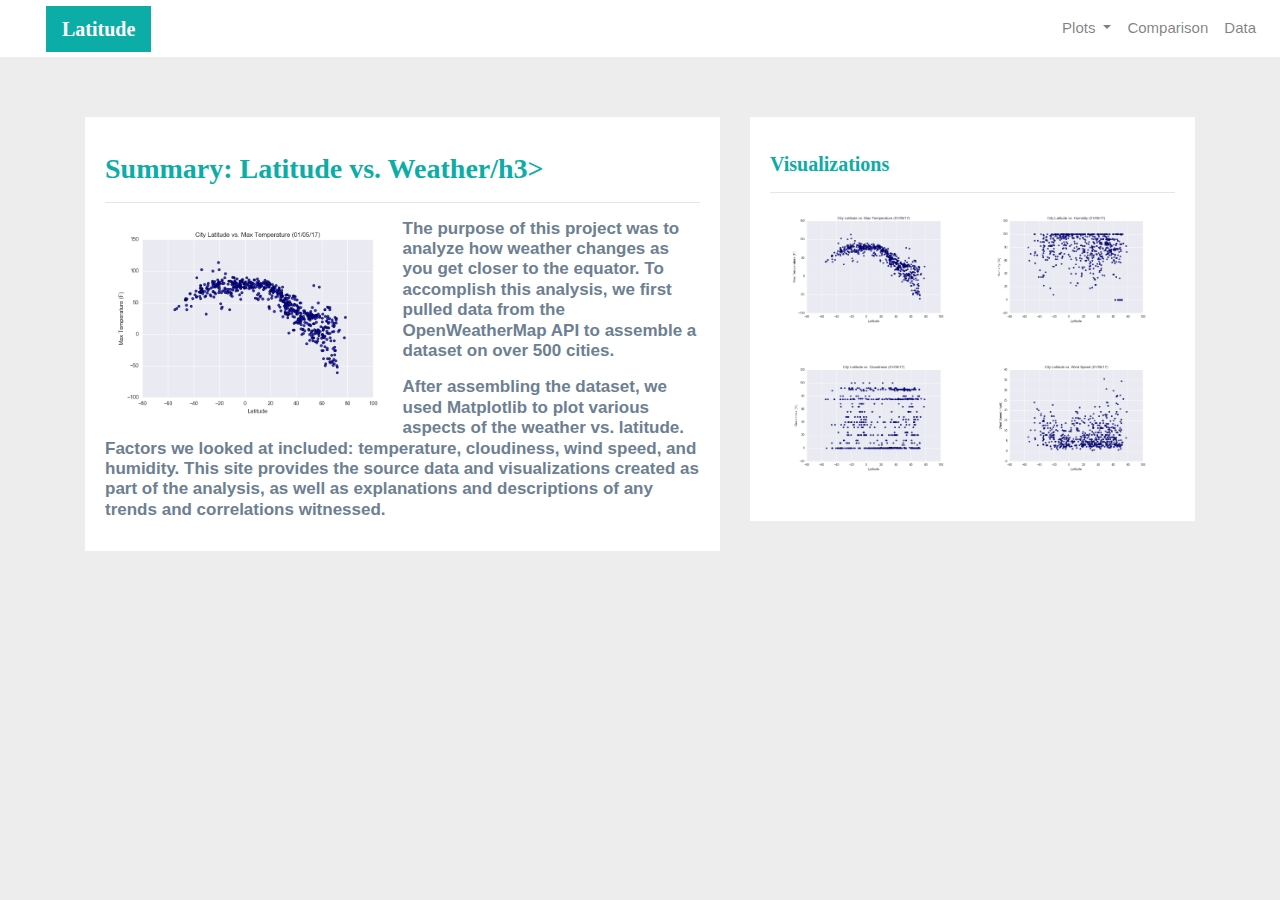
<file: index.html>
<!DOCTYPE html>
<html>

    <head>
        <meta charset="utf-8" />
        <meta http-equiv="X-UA-Compatible" content="IE=edge">
        <meta name="viewport" content="width=device-width, initial-scale=1">

        <!-- Bootstrap CSS -->
        <link rel="stylesheet" href="https://stackpath.bootstrapcdn.com/bootstrap/4.3.1/css/bootstrap.min.css" integrity="sha384-ggOyR0iXCbMQv3Xipma34MD+dH/1fQ784/j6cY/iJTQUOhcWr7x9JvoRxT2MZw1T"
             crossorigin="anonymous">

  <!--CSS Link-->
  <link rel="stylesheet" type="text/css" href="style.css">
    </head>


    <body>
        <!-- Navigation Section -->
        <div class="navigation">
          <nav class="navbar navbar-expand-lg navbar-light">
            <a class="navbar-brand" style="background-color: #0BADA6;" href="index.html">Latitude</a>
            <button class="navbar-toggler  border border-white" type="button" data-toggle="collapse" data-target="#navbarNavDropdown"
              aria-controls="navbarNavDropdown" aria-expanded="false" aria-label="Toggle navigation">
              <span class="navbar-toggler-icon"></span>
            </button>
            <div class="collapse navbar-collapse" id="navbarNavDropdown">
              <ul class="navbar-nav ml-auto">
                <li class="nav-item dropdown">
                  <a class="nav-link dropdown-toggle" href="#" id="navbarDropdownMenuLink" data-toggle="dropdown"
                    aria-haspopup="true" aria-expanded="false">
                    Plots
                  </a>
                  <div class="dropdown-menu" aria-labelledby="navbarDropdownMenuLink">
                    <a class="dropdown-item" href="max_temperature.html">Max Temperature</a>
                    <a class="dropdown-item" href="humidity.html">Humidity</a>
                    <a class="dropdown-item" href="cloudiness.html">Cloudiness</a>
                    <a class="dropdown-item" href="wind_speed.html">Wind Speed</a>
                  </div>
                </li>
                <li class="nav-item">
                  <a class="nav-link" href="comparisons.html">Comparison</a>
                </li>
                <li class="nav-item">
                  <a class="nav-link" href="data.html">Data</a>
                </li>
      
              </ul>
            </div>
          </nav>
        </div>
        <!-- Content Section -->
        <div class="container">
          <div class="row">
            <div class="col-lg-7 col-md-12">
              <!-- Left box  -->
              <div class="box">
                <h3 class="title">Summary: Latitude vs. Weather/h3>
                <hr>
                <img src="Resources/assets/images/Fig1.png" class="vizualization rounded float-left" alt="Max Temperature Graph">
                <p>The purpose of this project was to analyze how weather changes as you get closer to the equator. To
                  accomplish this analysis, we first pulled data from the OpenWeatherMap API to assemble a dataset on over
                  500 cities.</p>
                <p>After assembling the dataset, we used Matplotlib to plot various aspects of the weather vs. latitude.
                  Factors we looked at included: temperature, cloudiness, wind speed, and humidity. This site provides the
                  source data and visualizations created as part of the analysis, as well as explanations and descriptions of
                  any trends and correlations witnessed.</p>
              </div>
            </div>
            <div class="col-lg-5 col-md-12">
              <!-- Right Box -->
              <div class="box">
                <h5 class="title">Visualizations</h5>
                <hr>
      
      
                <div class="container">
                  <div class="row" style="padding-bottom: 30px;">
                    <div class="col-6">
                      <a href="max_temperature.html">
                        <img class="panel" src="Resources/assets/images/Fig1.png" alt="Max Temperature Image">
                      </a>
                    </div>
                    <div class="col-6">
                      <a href="humidity.html">
                        <img class="panel" src="Resources/assets/images/Fig2.png" alt="Humidity Graph">
                      </a>
                    </div>
                  </div>
      
                  <div class="row" style="padding-bottom: 30px;">
                    <div class="col-6">
                      <a href="cloudiness.html">
                        <img class="panel" src="Resources/assets/images/Fig3.png" alt="Cloudiness Graph">
                      </a>
                    </div>
                    <div class="col-6">
                      <a href="wind_speed.html">
                        <img class="panel" src="Resources/assets/images/Fig4.png" alt="Wind Speed Graph">
                      </a>
                    </div>
      
      
                  </div>
                </div>
      
      
              </div>
            </div>
          </div>
        </div>
       
      
        <!-- Bootstrap JS -->
          <script src="https://code.jquery.com/jquery-3.3.1.slim.min.js" integrity="sha384-q8i/X+965DzO0rT7abK41JStQIAqVgRVzpbzo5smXKp4YfRvH+8abtTE1Pi6jizo" 
            crossorigin="anonymous"></script>
          <script src="https://cdnjs.cloudflare.com/ajax/libs/popper.js/1.14.7/umd/popper.min.js" integrity="sha384-UO2eT0CpHqdSJQ6hJty5KVphtPhzWj9WO1clHTMGa3JDZwrnQq4sF86dIHNDz0W1" 
            crossorigin="anonymous"></script>
          <script src="https://stackpath.bootstrapcdn.com/bootstrap/4.3.1/js/bootstrap.min.js" integrity="sha384-JjSmVgyd0p3pXB1rRibZUAYoIIy6OrQ6VrjIEaFf/nJGzIxFDsf4x0xIM+B07jRM" 
            crossorigin="anonymous"></script>
      
</body>
</html>
</file>
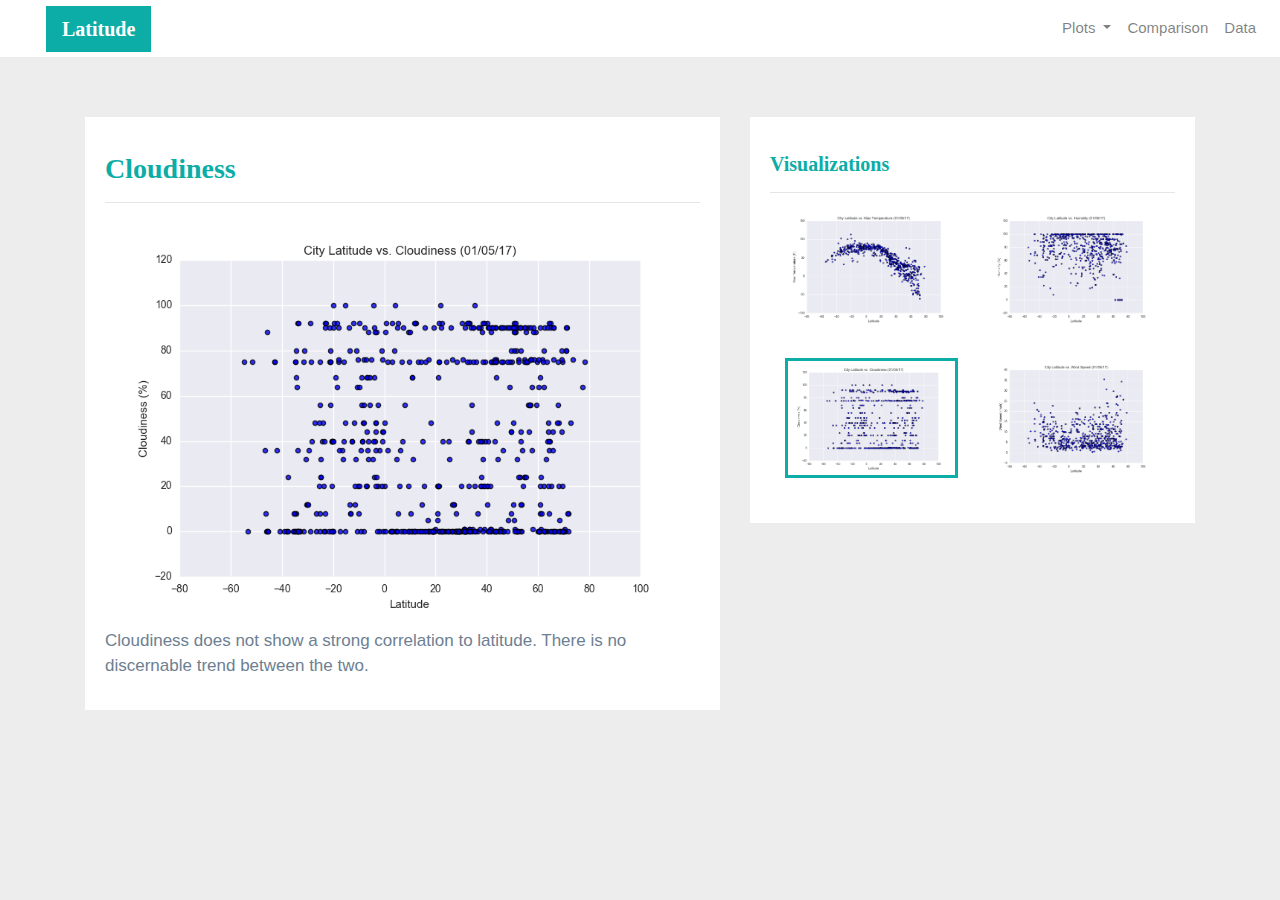
<file: cloudiness.html>
<!DOCTYPE html>
<html>

<head>
  <meta charset="utf-8" />
  <meta http-equiv="X-UA-Compatible" content="IE=edge">
  <title>Bootstrap Visualization Dashboard</title>
  <meta name="viewport" content="width=device-width, initial-scale=1">

  <!-- Bootstrap CSS -->
  <link rel="stylesheet" href="https://stackpath.bootstrapcdn.com/bootstrap/4.3.1/css/bootstrap.min.css" integrity="sha384-ggOyR0iXCbMQv3Xipma34MD+dH/1fQ784/j6cY/iJTQUOhcWr7x9JvoRxT2MZw1T"
    crossorigin="anonymous">

  <!--CSS Link-->
  <link rel="stylesheet" type="text/css" href="style.css">

</head>

<body>
  <!-- Navigation Section -->
  <div class="navigation">
    <nav class="navbar navbar-expand-lg navbar-light">
      <a class="navbar-brand" style="background-color: #0BADA6;" href="index.html">Latitude</a>
      <button class="navbar-toggler border border-white" type="button" data-toggle="collapse" data-target="#navbarNavDropdown"
        aria-controls="navbarNavDropdown" aria-expanded="false" aria-label="Toggle navigation">
        <span class="navbar-toggler-icon"></span>
      </button>
      <div class="collapse navbar-collapse" id="navbarNavDropdown">
        <ul class="navbar-nav ml-auto">
          <li class="nav-item dropdown">
            <a class="nav-link dropdown-toggle" href="#" id="navbarDropdownMenuLink" data-toggle="dropdown"
              aria-haspopup="true" aria-expanded="false">
              Plots
            </a>
            <div class="dropdown-menu" aria-labelledby="navbarDropdownMenuLink">
              <a class="dropdown-item" href="max_temperature.html">Max Temperature</a>
              <a class="dropdown-item" href="humidity.html">Humidity</a>
              <a class="dropdown-item active" href="cloudiness.html">Cloudiness</a>
              <a class="dropdown-item" href="wind_speed.html">Wind Speed</a>
            </div>
          </li>
          <li class="nav-item">
            <a class="nav-link" href="comparisons.html">Comparison</a>
          </li>
          <li class="nav-item">
            <a class="nav-link" href="data.html">Data</a>
          </li>

        </ul>
      </div>
    </nav>
  </div>
  <!-- Content Section -->
  <div class="container">
    <div class="row">
      <div class="col-lg-7 col-md-12">
        <!-- Left box  -->
        <div class="box">
          <h3 class="title">Cloudiness</h3>
          <hr>
          <img src="Resources/assets/images/Fig3.png" alt="Cloudines Graph">
          <p>Cloudiness does not show a strong correlation to latitude. There is no discernable trend between the two.</p>
        </div>
      </div>
      <div class="col-lg-5 col-md-12">
        <!-- Right Box -->
        <div class="box">
          <h5 class="title">Visualizations</h5>
          <hr>


          <div class="container">
            <div class="row" style="padding-bottom: 30px;">
              <div class="col-6">
                <a href="max_temperature.html">
                  <img class="panel" src="Resources/assets/images/Fig1.png" alt="Max Temperature Image">
                </a>
              </div>
              <div class="col-6">
                <a href="humidity.html">
                  <img class="panel" src="Resources/assets/images/Fig2.png" alt="Humidity Graph">
                </a>
              </div>
            </div>

            <div class="row" style="padding-bottom: 30px;">
              <div class="col-6">
                <a href="cloudiness.html">
                  <img class="panel active" src="Resources/assets/images/Fig3.png" alt="Cloudiness Graph">
                </a>
              </div>
              <div class="col-6">
                <a href="wind_speed.html">
                  <img class="panel" src="Resources/assets/images/Fig4.png" alt="Wind Speed Graph">
                </a>
              </div>


            </div>
          </div>


        </div>
      </div>
    </div>
  </div>
 

  <!-- Bootstrap JS -->
  <script src="https://code.jquery.com/jquery-3.3.1.slim.min.js" integrity="sha384-q8i/X+965DzO0rT7abK41JStQIAqVgRVzpbzo5smXKp4YfRvH+8abtTE1Pi6jizo" 
    crossorigin="anonymous"></script>
  <script src="https://cdnjs.cloudflare.com/ajax/libs/popper.js/1.14.7/umd/popper.min.js" integrity="sha384-UO2eT0CpHqdSJQ6hJty5KVphtPhzWj9WO1clHTMGa3JDZwrnQq4sF86dIHNDz0W1" 
    crossorigin="anonymous"></script>
  <script src="https://stackpath.bootstrapcdn.com/bootstrap/4.3.1/js/bootstrap.min.js" integrity="sha384-JjSmVgyd0p3pXB1rRibZUAYoIIy6OrQ6VrjIEaFf/nJGzIxFDsf4x0xIM+B07jRM" 
    crossorigin="anonymous"></script>

</body>

</html>
</file>
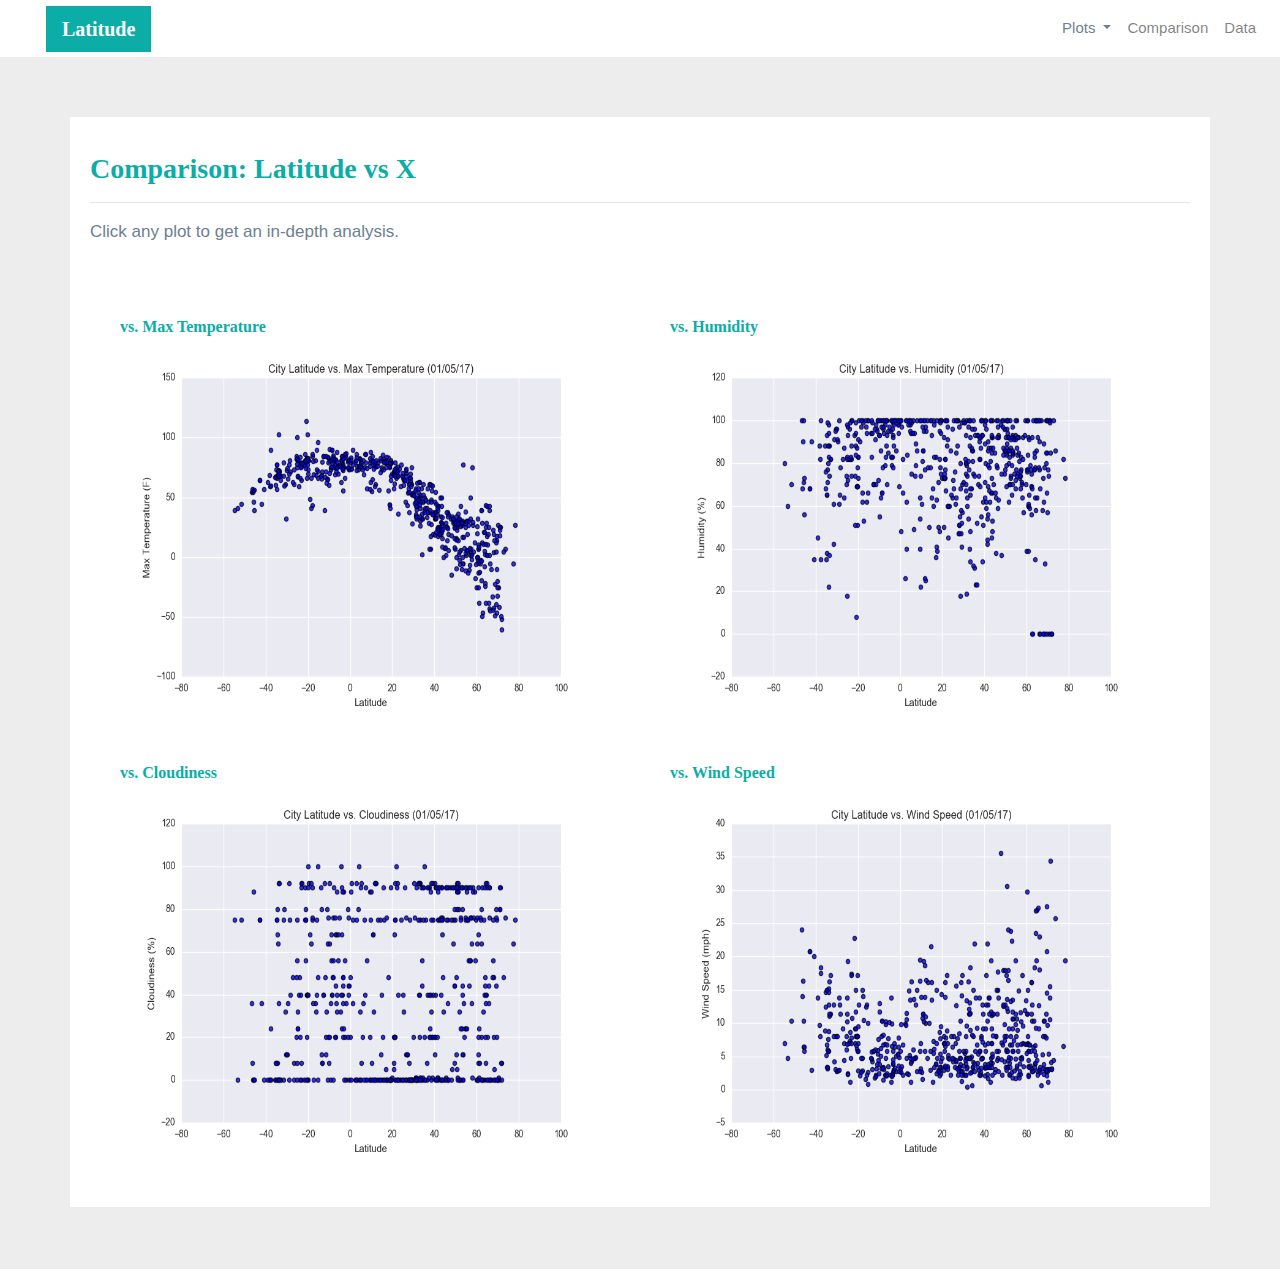
<file: comparisons.html>
<!DOCTYPE html>
<html>

<head>
  <meta charset="utf-8" />
  <meta http-equiv="X-UA-Compatible" content="IE=edge">
  <title>Bootstrap Visualization Dashboard</title>
  <meta name="viewport" content="width=device-width, initial-scale=1">

  <!-- Bootstrap CSS -->
  <link rel="stylesheet" href="https://stackpath.bootstrapcdn.com/bootstrap/4.3.1/css/bootstrap.min.css" integrity="sha384-ggOyR0iXCbMQv3Xipma34MD+dH/1fQ784/j6cY/iJTQUOhcWr7x9JvoRxT2MZw1T"
    crossorigin="anonymous">

  <!--CSS Link-->
  <link rel="stylesheet" type="text/css" href="style.css">

</head>

<body>
  <!-- Navigation Section -->
  <div class="navigation">
    <nav class="navbar navbar-expand-lg navbar-light">
      <a class="navbar-brand" style="background-color: #0BADA6;" href="index.html">Latitude</a>
      <button class="navbar-toggler  border border-white" type="button" data-toggle="collapse" data-target="#navbarNavDropdown"
        aria-controls="navbarNavDropdown" aria-expanded="false" aria-label="Toggle navigation">
        <span class="navbar-toggler-icon"></span>
      </button>
      <div class="collapse navbar-collapse" id="navbarNavDropdown">
        <ul class="navbar-nav ml-auto">
          <li class="nav-item dropdown">
            <a class="nav-link dropdown-toggle" href="#" id="navbarDropdownMenuLink" data-toggle="dropdown"
              aria-haspopup="true" aria-expanded="false" style="color: #6D8092">
              Plots
            </a>
            <div class="dropdown-menu" aria-labelledby="navbarDropdownMenuLink">
              <a class="dropdown-item" href="max_temperature.html">Max Temperature</a>
              <a class="dropdown-item" href="humidity.html">Humidity</a>
              <a class="dropdown-item" href="cloudiness.html">Cloudiness</a>
              <a class="dropdown-item" href="wind_speed.html">Wind Speed</a>
            </div>
          </li>
          <li class="nav-item">
            <a class="nav-link" href="comparisons.html">Comparison</a>
          </li>
          <li class="nav-item">
            <a class="nav-link" href="data.html">Data</a>
          </li>

        </ul>
      </div>
    </nav>
  </div>
  <!-- Content Section -->
  <div class="container">
    <div class="row">
      <div>
        <!-- Left box  -->
        <div class="box">
          <h3 class="title">Comparison: Latitude vs X</h3>
          <hr>
          <p>Click any plot to get an in-depth analysis.</p>
          <div class="container" style="padding-bottom: 40px;">
            <div class="row">
              <div class="col-lg-6" style="padding: 30px;">
                <div class="title">vs. Max Temperature</div>
                <a href="max_temperature.html">
                  <img class="panel" src="Resources/assets/images/Fig1.png" alt="Max Temperature Image">
                </a>
              </div>
              <div class="col-lg-6" style="padding: 30px;">
                <div class="title">vs. Humidity</div>
                <a href="humidity.html">
                  <img class="panel" src="Resources/assets/images/Fig2.png" alt="Humidity Graph">
                </a>
              </div>
            </div>

            <div class="row">
              <div class="col-lg-6" style="padding: 30px;">
                <div class="title">vs. Cloudiness</div>
                <a href="cloudiness.html">
                  <img class="panel" src="Resources/assets/images/Fig3.png" alt="Cloudiness Graph">
                </a>

              </div>
              <div class="col-lg-6" style="padding: 30px;">
                <div class="title">vs. Wind Speed</div>
                <a href="wind_speed.html">
                  <img class="panel" src="Resources/assets/images/Fig4.png" alt="Wind Speed Graph">
                </a>
              </div>
            </div>
          </div>
        </div>
      </div>
    </div>
  </div>

  <!-- Bootstrap JS -->
  <script src="https://code.jquery.com/jquery-3.3.1.slim.min.js" integrity="sha384-q8i/X+965DzO0rT7abK41JStQIAqVgRVzpbzo5smXKp4YfRvH+8abtTE1Pi6jizo" 
    crossorigin="anonymous"></script>
  <script src="https://cdnjs.cloudflare.com/ajax/libs/popper.js/1.14.7/umd/popper.min.js" integrity="sha384-UO2eT0CpHqdSJQ6hJty5KVphtPhzWj9WO1clHTMGa3JDZwrnQq4sF86dIHNDz0W1" 
    crossorigin="anonymous"></script>
  <script src="https://stackpath.bootstrapcdn.com/bootstrap/4.3.1/js/bootstrap.min.js" integrity="sha384-JjSmVgyd0p3pXB1rRibZUAYoIIy6OrQ6VrjIEaFf/nJGzIxFDsf4x0xIM+B07jRM" 
    crossorigin="anonymous"></script>

</body>

</html>
</file>
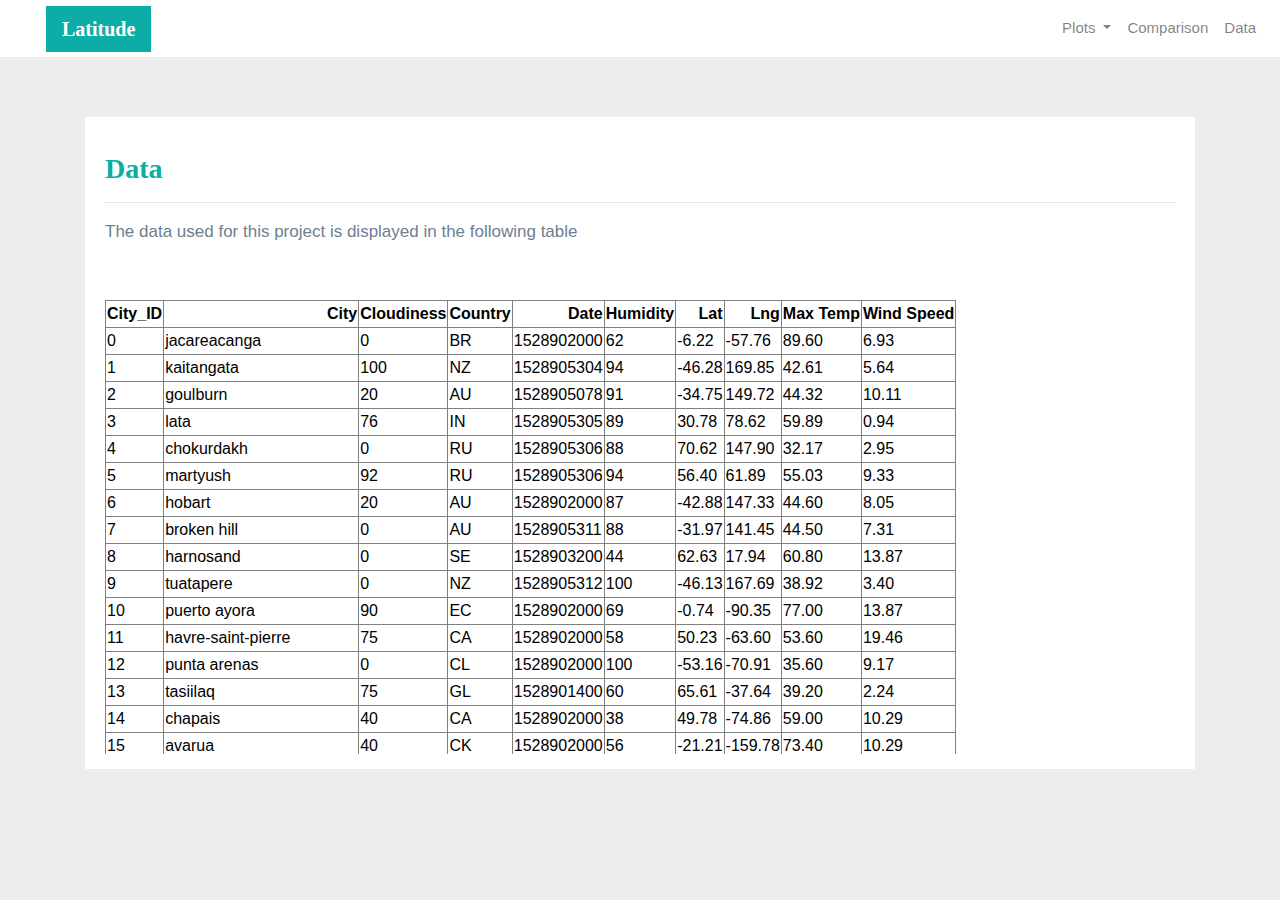
<file: data.html>
<!DOCTYPE html>
<html>

<head>
  <meta charset="utf-8" />
  <meta http-equiv="X-UA-Compatible" content="IE=edge">
  <title>Bootstrap Visualization Dashboard</title>
  <meta name="viewport" content="width=device-width, initial-scale=1">

  <!-- Bootstrap CSS -->
  <link rel="stylesheet" href="https://stackpath.bootstrapcdn.com/bootstrap/4.3.1/css/bootstrap.min.css" integrity="sha384-ggOyR0iXCbMQv3Xipma34MD+dH/1fQ784/j6cY/iJTQUOhcWr7x9JvoRxT2MZw1T"
    crossorigin="anonymous">

  <!--CSS Link-->
  <link rel="stylesheet" type="text/css" href="style.css">

</head>

<body>
  <!-- Navigation Section -->
  <div class="navigation">
    <nav class="navbar navbar-expand-lg navbar-light">
      <a class="navbar-brand" style="background-color: #0BADA6;" href="index.html">Latitude</a>
      <button class="navbar-toggler border border-white" type="button" data-toggle="collapse" data-target="#navbarNavDropdown"
        aria-controls="navbarNavDropdown" aria-expanded="false" aria-label="Toggle navigation">
        <span class="navbar-toggler-icon"></span>
      </button>
      <div class="collapse navbar-collapse" id="navbarNavDropdown">
        <ul class="navbar-nav ml-auto">
          <li class="nav-item dropdown">
            <a class="nav-link dropdown-toggle" href="#" id="navbarDropdownMenuLink" data-toggle="dropdown"
              aria-haspopup="true" aria-expanded="false">
              Plots
            </a>
            <div class="dropdown-menu" aria-labelledby="navbarDropdownMenuLink">
              <a class="dropdown-item" href="max_temperature.html">Max Temperature</a>
              <a class="dropdown-item" href="humidity.html">Humidity</a>
              <a class="dropdown-item" href="cloudiness.html">Cloudiness</a>
              <a class="dropdown-item" href="wind_speed.html">Wind Speed</a>
            </div>
          </li>
          <li class="nav-item">
            <a class="nav-link" href="comparisons.html">Comparison</a>
          </li>
          <li class="nav-item">
            <a class="nav-link" href="data.html">Data</a>
          </li>

        </ul>
      </div>
    </nav>
  </div>
  <!-- Content Section -->
  <div class="container">
    <div class="box">
      <h3 class="title">Data</h3>
      <hr>
      <p>The data used for this project is displayed in the following table</p>
      <br>
      <div class="table-responsive" style="overflow-x:auto; overflow-y:auto; max-height:470px; max-width: auto;">

        <table class="table table-striped">

<table border="1" class="dataframe">
  <thead>
    <tr style="text-align: right;">
      <th>City_ID</th>
      <th>City</th>
      <th>Cloudiness</th>
      <th>Country</th>
      <th>Date</th>
      <th>Humidity</th>
      <th>Lat</th>
      <th>Lng</th>
      <th>Max Temp</th>
      <th>Wind Speed</th>
    </tr>
  </thead>
  <tbody>
    <tr>
      <td>0</td>
      <td>jacareacanga</td>
      <td>0</td>
      <td>BR</td>
      <td>1528902000</td>
      <td>62</td>
      <td>-6.22</td>
      <td>-57.76</td>
      <td>89.60</td>
      <td>6.93</td>
    </tr>
    <tr>
      <td>1</td>
      <td>kaitangata</td>
      <td>100</td>
      <td>NZ</td>
      <td>1528905304</td>
      <td>94</td>
      <td>-46.28</td>
      <td>169.85</td>
      <td>42.61</td>
      <td>5.64</td>
    </tr>
    <tr>
      <td>2</td>
      <td>goulburn</td>
      <td>20</td>
      <td>AU</td>
      <td>1528905078</td>
      <td>91</td>
      <td>-34.75</td>
      <td>149.72</td>
      <td>44.32</td>
      <td>10.11</td>
    </tr>
    <tr>
      <td>3</td>
      <td>lata</td>
      <td>76</td>
      <td>IN</td>
      <td>1528905305</td>
      <td>89</td>
      <td>30.78</td>
      <td>78.62</td>
      <td>59.89</td>
      <td>0.94</td>
    </tr>
    <tr>
      <td>4</td>
      <td>chokurdakh</td>
      <td>0</td>
      <td>RU</td>
      <td>1528905306</td>
      <td>88</td>
      <td>70.62</td>
      <td>147.90</td>
      <td>32.17</td>
      <td>2.95</td>
    </tr>
    <tr>
      <td>5</td>
      <td>martyush</td>
      <td>92</td>
      <td>RU</td>
      <td>1528905306</td>
      <td>94</td>
      <td>56.40</td>
      <td>61.89</td>
      <td>55.03</td>
      <td>9.33</td>
    </tr>
    <tr>
      <td>6</td>
      <td>hobart</td>
      <td>20</td>
      <td>AU</td>
      <td>1528902000</td>
      <td>87</td>
      <td>-42.88</td>
      <td>147.33</td>
      <td>44.60</td>
      <td>8.05</td>
    </tr>
    <tr>
      <td>7</td>
      <td>broken hill</td>
      <td>0</td>
      <td>AU</td>
      <td>1528905311</td>
      <td>88</td>
      <td>-31.97</td>
      <td>141.45</td>
      <td>44.50</td>
      <td>7.31</td>
    </tr>
    <tr>
      <td>8</td>
      <td>harnosand</td>
      <td>0</td>
      <td>SE</td>
      <td>1528903200</td>
      <td>44</td>
      <td>62.63</td>
      <td>17.94</td>
      <td>60.80</td>
      <td>13.87</td>
    </tr>
    <tr>
      <td>9</td>
      <td>tuatapere</td>
      <td>0</td>
      <td>NZ</td>
      <td>1528905312</td>
      <td>100</td>
      <td>-46.13</td>
      <td>167.69</td>
      <td>38.92</td>
      <td>3.40</td>
    </tr>
    <tr>
      <td>10</td>
      <td>puerto ayora</td>
      <td>90</td>
      <td>EC</td>
      <td>1528902000</td>
      <td>69</td>
      <td>-0.74</td>
      <td>-90.35</td>
      <td>77.00</td>
      <td>13.87</td>
    </tr>
    <tr>
      <td>11</td>
      <td>havre-saint-pierre</td>
      <td>75</td>
      <td>CA</td>
      <td>1528902000</td>
      <td>58</td>
      <td>50.23</td>
      <td>-63.60</td>
      <td>53.60</td>
      <td>19.46</td>
    </tr>
    <tr>
      <td>12</td>
      <td>punta arenas</td>
      <td>0</td>
      <td>CL</td>
      <td>1528902000</td>
      <td>100</td>
      <td>-53.16</td>
      <td>-70.91</td>
      <td>35.60</td>
      <td>9.17</td>
    </tr>
    <tr>
      <td>13</td>
      <td>tasiilaq</td>
      <td>75</td>
      <td>GL</td>
      <td>1528901400</td>
      <td>60</td>
      <td>65.61</td>
      <td>-37.64</td>
      <td>39.20</td>
      <td>2.24</td>
    </tr>
    <tr>
      <td>14</td>
      <td>chapais</td>
      <td>40</td>
      <td>CA</td>
      <td>1528902000</td>
      <td>38</td>
      <td>49.78</td>
      <td>-74.86</td>
      <td>59.00</td>
      <td>10.29</td>
    </tr>
    <tr>
      <td>15</td>
      <td>avarua</td>
      <td>40</td>
      <td>CK</td>
      <td>1528902000</td>
      <td>56</td>
      <td>-21.21</td>
      <td>-159.78</td>
      <td>73.40</td>
      <td>10.29</td>
    </tr>
    <tr>
      <td>16</td>
      <td>hofn</td>
      <td>75</td>
      <td>IS</td>
      <td>1528902000</td>
      <td>87</td>
      <td>64.25</td>
      <td>-15.21</td>
      <td>51.80</td>
      <td>8.05</td>
    </tr>
    <tr>
      <td>17</td>
      <td>yukamenskoye</td>
      <td>92</td>
      <td>RU</td>
      <td>1528905315</td>
      <td>98</td>
      <td>57.89</td>
      <td>52.24</td>
      <td>56.65</td>
      <td>10.22</td>
    </tr>
    <tr>
      <td>18</td>
      <td>khandbari</td>
      <td>80</td>
      <td>NP</td>
      <td>1528905315</td>
      <td>67</td>
      <td>27.38</td>
      <td>87.21</td>
      <td>44.59</td>
      <td>1.39</td>
    </tr>
    <tr>
      <td>19</td>
      <td>bethel</td>
      <td>1</td>
      <td>US</td>
      <td>1528901580</td>
      <td>93</td>
      <td>60.79</td>
      <td>-161.76</td>
      <td>44.60</td>
      <td>8.05</td>
    </tr>
    <tr>
      <td>20</td>
      <td>ushuaia</td>
      <td>75</td>
      <td>AR</td>
      <td>1528902000</td>
      <td>64</td>
      <td>-54.81</td>
      <td>-68.31</td>
      <td>41.00</td>
      <td>3.36</td>
    </tr>
    <tr>
      <td>21</td>
      <td>east london</td>
      <td>0</td>
      <td>ZA</td>
      <td>1528902000</td>
      <td>37</td>
      <td>-33.02</td>
      <td>27.91</td>
      <td>69.80</td>
      <td>5.82</td>
    </tr>
    <tr>
      <td>22</td>
      <td>bluff</td>
      <td>76</td>
      <td>AU</td>
      <td>1528905321</td>
      <td>76</td>
      <td>-23.58</td>
      <td>149.07</td>
      <td>61.96</td>
      <td>4.74</td>
    </tr>
    <tr>
      <td>23</td>
      <td>mount isa</td>
      <td>75</td>
      <td>AU</td>
      <td>1528902000</td>
      <td>100</td>
      <td>-20.73</td>
      <td>139.49</td>
      <td>64.40</td>
      <td>3.29</td>
    </tr>
    <tr>
      <td>24</td>
      <td>pevek</td>
      <td>0</td>
      <td>RU</td>
      <td>1528905321</td>
      <td>71</td>
      <td>69.70</td>
      <td>170.27</td>
      <td>36.94</td>
      <td>6.98</td>
    </tr>
    <tr>
      <td>25</td>
      <td>gao</td>
      <td>24</td>
      <td>ML</td>
      <td>1528905321</td>
      <td>16</td>
      <td>16.28</td>
      <td>-0.04</td>
      <td>110.02</td>
      <td>4.97</td>
    </tr>
    <tr>
      <td>26</td>
      <td>cabo san lucas</td>
      <td>75</td>
      <td>MX</td>
      <td>1528901160</td>
      <td>74</td>
      <td>22.89</td>
      <td>-109.91</td>
      <td>84.20</td>
      <td>10.29</td>
    </tr>
    <tr>
      <td>27</td>
      <td>sao filipe</td>
      <td>0</td>
      <td>CV</td>
      <td>1528905323</td>
      <td>88</td>
      <td>14.90</td>
      <td>-24.50</td>
      <td>75.73</td>
      <td>13.02</td>
    </tr>
    <tr>
      <td>28</td>
      <td>tiksi</td>
      <td>44</td>
      <td>RU</td>
      <td>1528905298</td>
      <td>58</td>
      <td>71.64</td>
      <td>128.87</td>
      <td>57.73</td>
      <td>10.11</td>
    </tr>
    <tr>
      <td>29</td>
      <td>busselton</td>
      <td>92</td>
      <td>AU</td>
      <td>1528905323</td>
      <td>100</td>
      <td>-33.64</td>
      <td>115.35</td>
      <td>60.43</td>
      <td>10.56</td>
    </tr>
    <tr>
      <td>30</td>
      <td>alofi</td>
      <td>76</td>
      <td>NU</td>
      <td>1528902000</td>
      <td>88</td>
      <td>-19.06</td>
      <td>-169.92</td>
      <td>71.60</td>
      <td>3.36</td>
    </tr>
    <tr>
      <td>31</td>
      <td>ola</td>
      <td>75</td>
      <td>RU</td>
      <td>1528902000</td>
      <td>100</td>
      <td>59.58</td>
      <td>151.30</td>
      <td>42.80</td>
      <td>7.76</td>
    </tr>
    <tr>
      <td>32</td>
      <td>atar</td>
      <td>20</td>
      <td>MR</td>
      <td>1528902000</td>
      <td>19</td>
      <td>20.52</td>
      <td>-13.05</td>
      <td>91.40</td>
      <td>9.17</td>
    </tr>
    <tr>
      <td>33</td>
      <td>rikitea</td>
      <td>0</td>
      <td>PF</td>
      <td>1528905325</td>
      <td>100</td>
      <td>-23.12</td>
      <td>-134.97</td>
      <td>73.57</td>
      <td>8.66</td>
    </tr>
    <tr>
      <td>34</td>
      <td>hermanus</td>
      <td>0</td>
      <td>ZA</td>
      <td>1528905325</td>
      <td>24</td>
      <td>-34.42</td>
      <td>19.24</td>
      <td>77.17</td>
      <td>8.66</td>
    </tr>
    <tr>
      <td>35</td>
      <td>ponta delgada</td>
      <td>75</td>
      <td>PT</td>
      <td>1528903800</td>
      <td>88</td>
      <td>37.73</td>
      <td>-25.67</td>
      <td>71.60</td>
      <td>12.75</td>
    </tr>
    <tr>
      <td>36</td>
      <td>bambari</td>
      <td>24</td>
      <td>CF</td>
      <td>1528905326</td>
      <td>84</td>
      <td>5.77</td>
      <td>20.68</td>
      <td>81.85</td>
      <td>7.65</td>
    </tr>
    <tr>
      <td>37</td>
      <td>cap malheureux</td>
      <td>75</td>
      <td>MU</td>
      <td>1528902000</td>
      <td>69</td>
      <td>-19.98</td>
      <td>57.61</td>
      <td>75.20</td>
      <td>14.99</td>
    </tr>
    <tr>
      <td>38</td>
      <td>puerto escondido</td>
      <td>75</td>
      <td>MX</td>
      <td>1528901100</td>
      <td>65</td>
      <td>15.86</td>
      <td>-97.07</td>
      <td>80.60</td>
      <td>3.36</td>
    </tr>
    <tr>
      <td>39</td>
      <td>qaanaaq</td>
      <td>32</td>
      <td>GL</td>
      <td>1528905330</td>
      <td>100</td>
      <td>77.48</td>
      <td>-69.36</td>
      <td>31.45</td>
      <td>6.31</td>
    </tr>
    <tr>
      <td>40</td>
      <td>new norfolk</td>
      <td>20</td>
      <td>AU</td>
      <td>1528902000</td>
      <td>87</td>
      <td>-42.78</td>
      <td>147.06</td>
      <td>44.60</td>
      <td>8.05</td>
    </tr>
    <tr>
      <td>41</td>
      <td>najran</td>
      <td>40</td>
      <td>SA</td>
      <td>1528902000</td>
      <td>13</td>
      <td>17.54</td>
      <td>44.22</td>
      <td>98.60</td>
      <td>11.41</td>
    </tr>
    <tr>
      <td>42</td>
      <td>isla mujeres</td>
      <td>90</td>
      <td>MX</td>
      <td>1528904340</td>
      <td>100</td>
      <td>21.23</td>
      <td>-86.73</td>
      <td>75.20</td>
      <td>16.11</td>
    </tr>
    <tr>
      <td>43</td>
      <td>mar del plata</td>
      <td>0</td>
      <td>AR</td>
      <td>1528905297</td>
      <td>100</td>
      <td>-46.43</td>
      <td>-67.52</td>
      <td>32.53</td>
      <td>7.31</td>
    </tr>
    <tr>
      <td>44</td>
      <td>provideniya</td>
      <td>0</td>
      <td>RU</td>
      <td>1528905332</td>
      <td>91</td>
      <td>64.42</td>
      <td>-173.23</td>
      <td>40.63</td>
      <td>10.78</td>
    </tr>
    <tr>
      <td>45</td>
      <td>jamestown</td>
      <td>12</td>
      <td>AU</td>
      <td>1528905333</td>
      <td>88</td>
      <td>-33.21</td>
      <td>138.60</td>
      <td>43.15</td>
      <td>10.89</td>
    </tr>
    <tr>
      <td>46</td>
      <td>medicine hat</td>
      <td>20</td>
      <td>CA</td>
      <td>1528902000</td>
      <td>34</td>
      <td>50.04</td>
      <td>-110.68</td>
      <td>66.20</td>
      <td>14.99</td>
    </tr>
    <tr>
      <td>47</td>
      <td>katsuura</td>
      <td>8</td>
      <td>JP</td>
      <td>1528905334</td>
      <td>88</td>
      <td>33.93</td>
      <td>134.50</td>
      <td>62.05</td>
      <td>7.54</td>
    </tr>
    <tr>
      <td>48</td>
      <td>aklavik</td>
      <td>20</td>
      <td>CA</td>
      <td>1528902000</td>
      <td>53</td>
      <td>68.22</td>
      <td>-135.01</td>
      <td>51.80</td>
      <td>11.41</td>
    </tr>
    <tr>
      <td>49</td>
      <td>tuktoyaktuk</td>
      <td>20</td>
      <td>CA</td>
      <td>1528902000</td>
      <td>61</td>
      <td>69.44</td>
      <td>-133.03</td>
      <td>46.40</td>
      <td>6.93</td>
    </tr>
    <tr>
      <td>50</td>
      <td>kapaa</td>
      <td>90</td>
      <td>US</td>
      <td>1528901760</td>
      <td>88</td>
      <td>22.08</td>
      <td>-159.32</td>
      <td>75.20</td>
      <td>14.99</td>
    </tr>
    <tr>
      <td>51</td>
      <td>mildura</td>
      <td>0</td>
      <td>AU</td>
      <td>1528905300</td>
      <td>92</td>
      <td>-34.18</td>
      <td>142.16</td>
      <td>45.67</td>
      <td>9.66</td>
    </tr>
    <tr>
      <td>52</td>
      <td>souillac</td>
      <td>75</td>
      <td>FR</td>
      <td>1528903800</td>
      <td>49</td>
      <td>45.60</td>
      <td>-0.60</td>
      <td>73.40</td>
      <td>10.29</td>
    </tr>
    <tr>
      <td>53</td>
      <td>lorengau</td>
      <td>100</td>
      <td>PG</td>
      <td>1528905336</td>
      <td>100</td>
      <td>-2.02</td>
      <td>147.27</td>
      <td>80.59</td>
      <td>3.85</td>
    </tr>
    <tr>
      <td>54</td>
      <td>praia</td>
      <td>20</td>
      <td>BR</td>
      <td>1528902000</td>
      <td>47</td>
      <td>-20.25</td>
      <td>-43.81</td>
      <td>82.40</td>
      <td>3.36</td>
    </tr>
    <tr>
      <td>55</td>
      <td>port alfred</td>
      <td>0</td>
      <td>ZA</td>
      <td>1528905338</td>
      <td>50</td>
      <td>-33.59</td>
      <td>26.89</td>
      <td>76.54</td>
      <td>7.20</td>
    </tr>
    <tr>
      <td>56</td>
      <td>barranca</td>
      <td>0</td>
      <td>PE</td>
      <td>1528905339</td>
      <td>98</td>
      <td>-10.75</td>
      <td>-77.76</td>
      <td>61.87</td>
      <td>9.89</td>
    </tr>
    <tr>
      <td>57</td>
      <td>nome</td>
      <td>40</td>
      <td>US</td>
      <td>1528902900</td>
      <td>70</td>
      <td>30.04</td>
      <td>-94.42</td>
      <td>87.80</td>
      <td>3.36</td>
    </tr>
    <tr>
      <td>58</td>
      <td>matay</td>
      <td>0</td>
      <td>EG</td>
      <td>1528905339</td>
      <td>23</td>
      <td>28.42</td>
      <td>30.79</td>
      <td>97.69</td>
      <td>6.98</td>
    </tr>
    <tr>
      <td>59</td>
      <td>saskylakh</td>
      <td>48</td>
      <td>RU</td>
      <td>1528905339</td>
      <td>55</td>
      <td>71.97</td>
      <td>114.09</td>
      <td>59.53</td>
      <td>5.86</td>
    </tr>
    <tr>
      <td>60</td>
      <td>itarema</td>
      <td>0</td>
      <td>BR</td>
      <td>1528905340</td>
      <td>61</td>
      <td>-2.92</td>
      <td>-39.92</td>
      <td>88.33</td>
      <td>12.57</td>
    </tr>
    <tr>
      <td>61</td>
      <td>butaritari</td>
      <td>56</td>
      <td>KI</td>
      <td>1528905340</td>
      <td>100</td>
      <td>3.07</td>
      <td>172.79</td>
      <td>81.13</td>
      <td>7.31</td>
    </tr>
    <tr>
      <td>62</td>
      <td>peniche</td>
      <td>20</td>
      <td>PT</td>
      <td>1528903800</td>
      <td>64</td>
      <td>39.36</td>
      <td>-9.38</td>
      <td>75.20</td>
      <td>12.75</td>
    </tr>
    <tr>
      <td>63</td>
      <td>beloha</td>
      <td>0</td>
      <td>MG</td>
      <td>1528905340</td>
      <td>57</td>
      <td>-25.17</td>
      <td>45.06</td>
      <td>71.95</td>
      <td>16.37</td>
    </tr>
    <tr>
      <td>64</td>
      <td>anadyr</td>
      <td>0</td>
      <td>RU</td>
      <td>1528902000</td>
      <td>57</td>
      <td>64.73</td>
      <td>177.51</td>
      <td>48.20</td>
      <td>4.47</td>
    </tr>
    <tr>
      <td>65</td>
      <td>luderitz</td>
      <td>12</td>
      <td>NaN</td>
      <td>1528905342</td>
      <td>64</td>
      <td>-26.65</td>
      <td>15.16</td>
      <td>64.03</td>
      <td>17.38</td>
    </tr>
    <tr>
      <td>66</td>
      <td>rochester</td>
      <td>1</td>
      <td>US</td>
      <td>1528902960</td>
      <td>37</td>
      <td>44.02</td>
      <td>-92.46</td>
      <td>73.40</td>
      <td>6.93</td>
    </tr>
    <tr>
      <td>67</td>
      <td>bosaso</td>
      <td>0</td>
      <td>SO</td>
      <td>1528905347</td>
      <td>86</td>
      <td>11.28</td>
      <td>49.18</td>
      <td>89.77</td>
      <td>3.96</td>
    </tr>
    <tr>
      <td>68</td>
      <td>faanui</td>
      <td>0</td>
      <td>PF</td>
      <td>1528905347</td>
      <td>100</td>
      <td>-16.48</td>
      <td>-151.75</td>
      <td>79.96</td>
      <td>11.79</td>
    </tr>
    <tr>
      <td>69</td>
      <td>grindavik</td>
      <td>75</td>
      <td>IS</td>
      <td>1528902000</td>
      <td>70</td>
      <td>63.84</td>
      <td>-22.43</td>
      <td>48.20</td>
      <td>5.82</td>
    </tr>
    <tr>
      <td>70</td>
      <td>margate</td>
      <td>20</td>
      <td>AU</td>
      <td>1528902000</td>
      <td>87</td>
      <td>-43.03</td>
      <td>147.26</td>
      <td>44.60</td>
      <td>8.05</td>
    </tr>
    <tr>
      <td>71</td>
      <td>marsh harbour</td>
      <td>88</td>
      <td>BS</td>
      <td>1528905349</td>
      <td>95</td>
      <td>26.54</td>
      <td>-77.06</td>
      <td>82.39</td>
      <td>10.00</td>
    </tr>
    <tr>
      <td>72</td>
      <td>comodoro rivadavia</td>
      <td>40</td>
      <td>AR</td>
      <td>1528902000</td>
      <td>60</td>
      <td>-45.87</td>
      <td>-67.48</td>
      <td>42.80</td>
      <td>9.17</td>
    </tr>
    <tr>
      <td>73</td>
      <td>upernavik</td>
      <td>92</td>
      <td>GL</td>
      <td>1528905350</td>
      <td>100</td>
      <td>72.79</td>
      <td>-56.15</td>
      <td>29.29</td>
      <td>3.74</td>
    </tr>
    <tr>
      <td>74</td>
      <td>uige</td>
      <td>0</td>
      <td>AO</td>
      <td>1528905350</td>
      <td>29</td>
      <td>-7.61</td>
      <td>15.06</td>
      <td>86.80</td>
      <td>3.18</td>
    </tr>
    <tr>
      <td>75</td>
      <td>bredasdorp</td>
      <td>0</td>
      <td>ZA</td>
      <td>1528902000</td>
      <td>23</td>
      <td>-34.53</td>
      <td>20.04</td>
      <td>82.40</td>
      <td>5.82</td>
    </tr>
    <tr>
      <td>76</td>
      <td>bodden town</td>
      <td>40</td>
      <td>KY</td>
      <td>1528902000</td>
      <td>78</td>
      <td>19.28</td>
      <td>-81.25</td>
      <td>80.60</td>
      <td>16.11</td>
    </tr>
    <tr>
      <td>77</td>
      <td>guerrero negro</td>
      <td>44</td>
      <td>MX</td>
      <td>1528905350</td>
      <td>88</td>
      <td>27.97</td>
      <td>-114.04</td>
      <td>63.85</td>
      <td>3.74</td>
    </tr>
    <tr>
      <td>78</td>
      <td>bilma</td>
      <td>0</td>
      <td>NE</td>
      <td>1528905351</td>
      <td>12</td>
      <td>18.69</td>
      <td>12.92</td>
      <td>110.47</td>
      <td>4.63</td>
    </tr>
    <tr>
      <td>79</td>
      <td>carnarvon</td>
      <td>0</td>
      <td>ZA</td>
      <td>1528905351</td>
      <td>30</td>
      <td>-30.97</td>
      <td>22.13</td>
      <td>60.43</td>
      <td>14.25</td>
    </tr>
    <tr>
      <td>80</td>
      <td>ponta do sol</td>
      <td>12</td>
      <td>BR</td>
      <td>1528905352</td>
      <td>72</td>
      <td>-20.63</td>
      <td>-46.00</td>
      <td>78.25</td>
      <td>3.96</td>
    </tr>
    <tr>
      <td>81</td>
      <td>vila franca do campo</td>
      <td>75</td>
      <td>PT</td>
      <td>1528903800</td>
      <td>88</td>
      <td>37.72</td>
      <td>-25.43</td>
      <td>71.60</td>
      <td>12.75</td>
    </tr>
    <tr>
      <td>82</td>
      <td>puerto del rosario</td>
      <td>20</td>
      <td>ES</td>
      <td>1528903800</td>
      <td>60</td>
      <td>28.50</td>
      <td>-13.86</td>
      <td>73.40</td>
      <td>17.22</td>
    </tr>
    <tr>
      <td>83</td>
      <td>sitka</td>
      <td>20</td>
      <td>US</td>
      <td>1528905353</td>
      <td>92</td>
      <td>37.17</td>
      <td>-99.65</td>
      <td>74.02</td>
      <td>5.97</td>
    </tr>
    <tr>
      <td>84</td>
      <td>camacha</td>
      <td>75</td>
      <td>PT</td>
      <td>1528903800</td>
      <td>72</td>
      <td>33.08</td>
      <td>-16.33</td>
      <td>68.00</td>
      <td>16.11</td>
    </tr>
    <tr>
      <td>85</td>
      <td>saint-philippe</td>
      <td>1</td>
      <td>CA</td>
      <td>1528902900</td>
      <td>54</td>
      <td>45.36</td>
      <td>-73.48</td>
      <td>78.80</td>
      <td>11.41</td>
    </tr>
    <tr>
      <td>86</td>
      <td>port blair</td>
      <td>92</td>
      <td>IN</td>
      <td>1528905357</td>
      <td>97</td>
      <td>11.67</td>
      <td>92.75</td>
      <td>84.37</td>
      <td>25.10</td>
    </tr>
    <tr>
      <td>87</td>
      <td>albany</td>
      <td>90</td>
      <td>US</td>
      <td>1528903860</td>
      <td>68</td>
      <td>42.65</td>
      <td>-73.75</td>
      <td>69.80</td>
      <td>3.36</td>
    </tr>
    <tr>
      <td>88</td>
      <td>barrow</td>
      <td>88</td>
      <td>AR</td>
      <td>1528905182</td>
      <td>72</td>
      <td>-38.31</td>
      <td>-60.23</td>
      <td>50.26</td>
      <td>8.21</td>
    </tr>
    <tr>
      <td>89</td>
      <td>qorveh</td>
      <td>92</td>
      <td>IR</td>
      <td>1528905357</td>
      <td>22</td>
      <td>35.17</td>
      <td>47.80</td>
      <td>76.72</td>
      <td>3.18</td>
    </tr>
    <tr>
      <td>90</td>
      <td>san jeronimo</td>
      <td>90</td>
      <td>PE</td>
      <td>1528902000</td>
      <td>81</td>
      <td>-13.65</td>
      <td>-73.37</td>
      <td>46.40</td>
      <td>2.39</td>
    </tr>
    <tr>
      <td>91</td>
      <td>mataura</td>
      <td>24</td>
      <td>NZ</td>
      <td>1528905299</td>
      <td>79</td>
      <td>-46.19</td>
      <td>168.86</td>
      <td>25.69</td>
      <td>3.18</td>
    </tr>
    <tr>
      <td>92</td>
      <td>buala</td>
      <td>64</td>
      <td>SB</td>
      <td>1528905359</td>
      <td>100</td>
      <td>-8.15</td>
      <td>159.59</td>
      <td>78.70</td>
      <td>4.18</td>
    </tr>
    <tr>
      <td>93</td>
      <td>eyl</td>
      <td>20</td>
      <td>SO</td>
      <td>1528905359</td>
      <td>57</td>
      <td>7.98</td>
      <td>49.82</td>
      <td>86.62</td>
      <td>22.41</td>
    </tr>
    <tr>
      <td>94</td>
      <td>abu dhabi</td>
      <td>0</td>
      <td>AE</td>
      <td>1528902000</td>
      <td>29</td>
      <td>24.47</td>
      <td>54.37</td>
      <td>98.60</td>
      <td>16.11</td>
    </tr>
    <tr>
      <td>95</td>
      <td>tahe</td>
      <td>92</td>
      <td>CN</td>
      <td>1528905359</td>
      <td>98</td>
      <td>52.34</td>
      <td>124.71</td>
      <td>51.43</td>
      <td>2.17</td>
    </tr>
    <tr>
      <td>96</td>
      <td>chuy</td>
      <td>80</td>
      <td>UY</td>
      <td>1528905099</td>
      <td>93</td>
      <td>-33.69</td>
      <td>-53.46</td>
      <td>52.87</td>
      <td>28.90</td>
    </tr>
    <tr>
      <td>97</td>
      <td>dzerzhinskoye</td>
      <td>8</td>
      <td>RU</td>
      <td>1528905360</td>
      <td>69</td>
      <td>56.84</td>
      <td>95.22</td>
      <td>65.11</td>
      <td>3.85</td>
    </tr>
    <tr>
      <td>98</td>
      <td>vanavara</td>
      <td>0</td>
      <td>RU</td>
      <td>1528905360</td>
      <td>50</td>
      <td>60.35</td>
      <td>102.28</td>
      <td>64.21</td>
      <td>5.64</td>
    </tr>
    <tr>
      <td>99</td>
      <td>muros</td>
      <td>40</td>
      <td>ES</td>
      <td>1528903800</td>
      <td>72</td>
      <td>42.77</td>
      <td>-9.06</td>
      <td>66.20</td>
      <td>10.29</td>
    </tr>
    <tr>
      <td>100</td>
      <td>auchel</td>
      <td>0</td>
      <td>FR</td>
      <td>1528903800</td>
      <td>49</td>
      <td>50.51</td>
      <td>2.47</td>
      <td>68.00</td>
      <td>3.36</td>
    </tr>
    <tr>
      <td>101</td>
      <td>bubaque</td>
      <td>40</td>
      <td>GW</td>
      <td>1528902000</td>
      <td>55</td>
      <td>11.28</td>
      <td>-15.83</td>
      <td>91.40</td>
      <td>11.41</td>
    </tr>
    <tr>
      <td>102</td>
      <td>khatanga</td>
      <td>8</td>
      <td>RU</td>
      <td>1528905361</td>
      <td>65</td>
      <td>71.98</td>
      <td>102.47</td>
      <td>60.97</td>
      <td>4.63</td>
    </tr>
    <tr>
      <td>103</td>
      <td>los banos</td>
      <td>1</td>
      <td>US</td>
      <td>1528904100</td>
      <td>67</td>
      <td>37.06</td>
      <td>-120.85</td>
      <td>75.20</td>
      <td>4.74</td>
    </tr>
    <tr>
      <td>104</td>
      <td>labuhan</td>
      <td>12</td>
      <td>ID</td>
      <td>1528905361</td>
      <td>95</td>
      <td>-2.54</td>
      <td>115.51</td>
      <td>72.94</td>
      <td>1.83</td>
    </tr>
    <tr>
      <td>105</td>
      <td>saint-paul</td>
      <td>75</td>
      <td>FR</td>
      <td>1528903800</td>
      <td>56</td>
      <td>45.22</td>
      <td>1.90</td>
      <td>68.00</td>
      <td>14.99</td>
    </tr>
    <tr>
      <td>106</td>
      <td>petatlan</td>
      <td>90</td>
      <td>MX</td>
      <td>1528901220</td>
      <td>74</td>
      <td>17.52</td>
      <td>-101.27</td>
      <td>84.20</td>
      <td>1.83</td>
    </tr>
    <tr>
      <td>107</td>
      <td>baykit</td>
      <td>36</td>
      <td>RU</td>
      <td>1528905366</td>
      <td>68</td>
      <td>61.68</td>
      <td>96.39</td>
      <td>63.94</td>
      <td>4.29</td>
    </tr>
    <tr>
      <td>108</td>
      <td>dalby</td>
      <td>75</td>
      <td>AU</td>
      <td>1528902000</td>
      <td>93</td>
      <td>-27.18</td>
      <td>151.26</td>
      <td>53.60</td>
      <td>2.24</td>
    </tr>
    <tr>
      <td>109</td>
      <td>yellowknife</td>
      <td>90</td>
      <td>CA</td>
      <td>1528902540</td>
      <td>93</td>
      <td>62.45</td>
      <td>-114.38</td>
      <td>46.40</td>
      <td>8.05</td>
    </tr>
    <tr>
      <td>110</td>
      <td>hilo</td>
      <td>75</td>
      <td>US</td>
      <td>1528901580</td>
      <td>88</td>
      <td>19.71</td>
      <td>-155.08</td>
      <td>66.20</td>
      <td>5.82</td>
    </tr>
    <tr>
      <td>111</td>
      <td>turukhansk</td>
      <td>36</td>
      <td>RU</td>
      <td>1528905297</td>
      <td>76</td>
      <td>65.80</td>
      <td>87.96</td>
      <td>66.37</td>
      <td>6.42</td>
    </tr>
    <tr>
      <td>112</td>
      <td>dingle</td>
      <td>68</td>
      <td>PH</td>
      <td>1528905368</td>
      <td>82</td>
      <td>11.00</td>
      <td>122.67</td>
      <td>79.96</td>
      <td>8.21</td>
    </tr>
    <tr>
      <td>113</td>
      <td>dillon</td>
      <td>1</td>
      <td>US</td>
      <td>1528901580</td>
      <td>44</td>
      <td>45.22</td>
      <td>-112.64</td>
      <td>57.20</td>
      <td>5.82</td>
    </tr>
    <tr>
      <td>114</td>
      <td>labytnangi</td>
      <td>64</td>
      <td>RU</td>
      <td>1528905370</td>
      <td>75</td>
      <td>66.66</td>
      <td>66.39</td>
      <td>47.11</td>
      <td>17.49</td>
    </tr>
    <tr>
      <td>115</td>
      <td>gigmoto</td>
      <td>36</td>
      <td>PH</td>
      <td>1528905370</td>
      <td>98</td>
      <td>13.78</td>
      <td>124.39</td>
      <td>83.56</td>
      <td>17.60</td>
    </tr>
    <tr>
      <td>116</td>
      <td>nouakchott</td>
      <td>68</td>
      <td>MR</td>
      <td>1528905371</td>
      <td>76</td>
      <td>18.08</td>
      <td>-15.98</td>
      <td>76.72</td>
      <td>1.39</td>
    </tr>
    <tr>
      <td>117</td>
      <td>rumoi</td>
      <td>92</td>
      <td>JP</td>
      <td>1528905371</td>
      <td>100</td>
      <td>43.93</td>
      <td>141.67</td>
      <td>44.41</td>
      <td>8.10</td>
    </tr>
    <tr>
      <td>118</td>
      <td>dikson</td>
      <td>32</td>
      <td>RU</td>
      <td>1528905373</td>
      <td>100</td>
      <td>73.51</td>
      <td>80.55</td>
      <td>31.09</td>
      <td>13.13</td>
    </tr>
    <tr>
      <td>119</td>
      <td>chinsali</td>
      <td>0</td>
      <td>ZM</td>
      <td>1528905377</td>
      <td>36</td>
      <td>-10.55</td>
      <td>32.07</td>
      <td>73.39</td>
      <td>9.22</td>
    </tr>
    <tr>
      <td>120</td>
      <td>georgetown</td>
      <td>75</td>
      <td>GY</td>
      <td>1528902000</td>
      <td>78</td>
      <td>6.80</td>
      <td>-58.16</td>
      <td>82.40</td>
      <td>9.17</td>
    </tr>
    <tr>
      <td>121</td>
      <td>tooele</td>
      <td>1</td>
      <td>US</td>
      <td>1528902900</td>
      <td>35</td>
      <td>40.53</td>
      <td>-112.30</td>
      <td>73.40</td>
      <td>9.17</td>
    </tr>
    <tr>
      <td>122</td>
      <td>nikolskoye</td>
      <td>40</td>
      <td>RU</td>
      <td>1528902000</td>
      <td>41</td>
      <td>59.70</td>
      <td>30.79</td>
      <td>60.80</td>
      <td>4.47</td>
    </tr>
    <tr>
      <td>123</td>
      <td>bodo</td>
      <td>80</td>
      <td>CI</td>
      <td>1528905379</td>
      <td>66</td>
      <td>5.91</td>
      <td>-4.68</td>
      <td>87.70</td>
      <td>8.21</td>
    </tr>
    <tr>
      <td>124</td>
      <td>minador do negrao</td>
      <td>32</td>
      <td>BR</td>
      <td>1528905379</td>
      <td>80</td>
      <td>-9.31</td>
      <td>-36.86</td>
      <td>76.81</td>
      <td>13.24</td>
    </tr>
    <tr>
      <td>125</td>
      <td>sambava</td>
      <td>88</td>
      <td>MG</td>
      <td>1528905379</td>
      <td>100</td>
      <td>-14.27</td>
      <td>50.17</td>
      <td>77.35</td>
      <td>19.73</td>
    </tr>
    <tr>
      <td>126</td>
      <td>yerbogachen</td>
      <td>0</td>
      <td>RU</td>
      <td>1528905380</td>
      <td>44</td>
      <td>61.28</td>
      <td>108.01</td>
      <td>64.93</td>
      <td>7.43</td>
    </tr>
    <tr>
      <td>127</td>
      <td>kahului</td>
      <td>1</td>
      <td>US</td>
      <td>1528901760</td>
      <td>93</td>
      <td>20.89</td>
      <td>-156.47</td>
      <td>66.20</td>
      <td>3.36</td>
    </tr>
    <tr>
      <td>128</td>
      <td>clyde river</td>
      <td>75</td>
      <td>CA</td>
      <td>1528902660</td>
      <td>100</td>
      <td>70.47</td>
      <td>-68.59</td>
      <td>35.60</td>
      <td>21.92</td>
    </tr>
    <tr>
      <td>129</td>
      <td>ancud</td>
      <td>20</td>
      <td>CL</td>
      <td>1528905381</td>
      <td>90</td>
      <td>-41.87</td>
      <td>-73.83</td>
      <td>39.10</td>
      <td>2.73</td>
    </tr>
    <tr>
      <td>130</td>
      <td>beringovskiy</td>
      <td>0</td>
      <td>RU</td>
      <td>1528905381</td>
      <td>88</td>
      <td>63.05</td>
      <td>179.32</td>
      <td>39.37</td>
      <td>3.40</td>
    </tr>
    <tr>
      <td>131</td>
      <td>majene</td>
      <td>32</td>
      <td>ID</td>
      <td>1528905382</td>
      <td>100</td>
      <td>-3.54</td>
      <td>118.97</td>
      <td>81.85</td>
      <td>11.01</td>
    </tr>
    <tr>
      <td>132</td>
      <td>ahar</td>
      <td>36</td>
      <td>IR</td>
      <td>1528905382</td>
      <td>62</td>
      <td>38.48</td>
      <td>47.07</td>
      <td>62.77</td>
      <td>3.74</td>
    </tr>
    <tr>
      <td>133</td>
      <td>ilhabela</td>
      <td>80</td>
      <td>BR</td>
      <td>1528905382</td>
      <td>98</td>
      <td>-23.78</td>
      <td>-45.36</td>
      <td>72.85</td>
      <td>2.28</td>
    </tr>
    <tr>
      <td>134</td>
      <td>listvyagi</td>
      <td>0</td>
      <td>RU</td>
      <td>1528905382</td>
      <td>78</td>
      <td>53.68</td>
      <td>86.95</td>
      <td>65.11</td>
      <td>2.06</td>
    </tr>
    <tr>
      <td>135</td>
      <td>skjervoy</td>
      <td>40</td>
      <td>NO</td>
      <td>1528903200</td>
      <td>65</td>
      <td>70.03</td>
      <td>20.97</td>
      <td>44.60</td>
      <td>10.29</td>
    </tr>
    <tr>
      <td>136</td>
      <td>cape town</td>
      <td>0</td>
      <td>ZA</td>
      <td>1528902000</td>
      <td>35</td>
      <td>-33.93</td>
      <td>18.42</td>
      <td>73.40</td>
      <td>9.17</td>
    </tr>
    <tr>
      <td>137</td>
      <td>iqaluit</td>
      <td>90</td>
      <td>CA</td>
      <td>1528902000</td>
      <td>96</td>
      <td>63.75</td>
      <td>-68.52</td>
      <td>35.60</td>
      <td>20.80</td>
    </tr>
    <tr>
      <td>138</td>
      <td>fort-shevchenko</td>
      <td>0</td>
      <td>KZ</td>
      <td>1528905387</td>
      <td>59</td>
      <td>44.51</td>
      <td>50.26</td>
      <td>74.20</td>
      <td>3.62</td>
    </tr>
    <tr>
      <td>139</td>
      <td>severo-kurilsk</td>
      <td>92</td>
      <td>RU</td>
      <td>1528905387</td>
      <td>100</td>
      <td>50.68</td>
      <td>156.12</td>
      <td>38.02</td>
      <td>16.26</td>
    </tr>
    <tr>
      <td>140</td>
      <td>arraial do cabo</td>
      <td>0</td>
      <td>BR</td>
      <td>1528905600</td>
      <td>65</td>
      <td>-22.97</td>
      <td>-42.02</td>
      <td>80.60</td>
      <td>4.70</td>
    </tr>
    <tr>
      <td>141</td>
      <td>torbay</td>
      <td>90</td>
      <td>CA</td>
      <td>1528903560</td>
      <td>93</td>
      <td>47.66</td>
      <td>-52.73</td>
      <td>50.00</td>
      <td>19.46</td>
    </tr>
    <tr>
      <td>142</td>
      <td>ahipara</td>
      <td>88</td>
      <td>NZ</td>
      <td>1528905388</td>
      <td>91</td>
      <td>-35.17</td>
      <td>173.16</td>
      <td>56.65</td>
      <td>9.66</td>
    </tr>
    <tr>
      <td>143</td>
      <td>bandarbeyla</td>
      <td>0</td>
      <td>SO</td>
      <td>1528905389</td>
      <td>79</td>
      <td>9.49</td>
      <td>50.81</td>
      <td>79.15</td>
      <td>32.93</td>
    </tr>
    <tr>
      <td>144</td>
      <td>vuktyl</td>
      <td>92</td>
      <td>RU</td>
      <td>1528905389</td>
      <td>96</td>
      <td>63.86</td>
      <td>57.31</td>
      <td>52.60</td>
      <td>7.43</td>
    </tr>
    <tr>
      <td>145</td>
      <td>caravelas</td>
      <td>0</td>
      <td>BR</td>
      <td>1528905390</td>
      <td>98</td>
      <td>-17.73</td>
      <td>-39.27</td>
      <td>77.62</td>
      <td>10.45</td>
    </tr>
    <tr>
      <td>146</td>
      <td>waipawa</td>
      <td>92</td>
      <td>NZ</td>
      <td>1528905390</td>
      <td>94</td>
      <td>-39.94</td>
      <td>176.59</td>
      <td>50.89</td>
      <td>9.44</td>
    </tr>
    <tr>
      <td>147</td>
      <td>khomutovo</td>
      <td>0</td>
      <td>RU</td>
      <td>1528905390</td>
      <td>65</td>
      <td>52.85</td>
      <td>37.45</td>
      <td>72.31</td>
      <td>5.97</td>
    </tr>
    <tr>
      <td>148</td>
      <td>acajutla</td>
      <td>40</td>
      <td>SV</td>
      <td>1528901400</td>
      <td>79</td>
      <td>13.59</td>
      <td>-89.83</td>
      <td>84.20</td>
      <td>1.12</td>
    </tr>
    <tr>
      <td>149</td>
      <td>buritis</td>
      <td>0</td>
      <td>BR</td>
      <td>1528905391</td>
      <td>53</td>
      <td>-15.62</td>
      <td>-46.42</td>
      <td>83.74</td>
      <td>6.87</td>
    </tr>
    <tr>
      <td>150</td>
      <td>meulaboh</td>
      <td>48</td>
      <td>ID</td>
      <td>1528905392</td>
      <td>100</td>
      <td>4.14</td>
      <td>96.13</td>
      <td>82.03</td>
      <td>3.40</td>
    </tr>
    <tr>
      <td>151</td>
      <td>vaini</td>
      <td>100</td>
      <td>IN</td>
      <td>1528905392</td>
      <td>98</td>
      <td>15.34</td>
      <td>74.49</td>
      <td>70.42</td>
      <td>4.29</td>
    </tr>
    <tr>
      <td>152</td>
      <td>teya</td>
      <td>75</td>
      <td>MX</td>
      <td>1528901400</td>
      <td>66</td>
      <td>21.05</td>
      <td>-89.07</td>
      <td>86.00</td>
      <td>13.87</td>
    </tr>
    <tr>
      <td>153</td>
      <td>bambous virieux</td>
      <td>75</td>
      <td>MU</td>
      <td>1528902000</td>
      <td>69</td>
      <td>-20.34</td>
      <td>57.76</td>
      <td>75.20</td>
      <td>14.99</td>
    </tr>
    <tr>
      <td>154</td>
      <td>zaragoza</td>
      <td>20</td>
      <td>ES</td>
      <td>1528903800</td>
      <td>49</td>
      <td>41.65</td>
      <td>-0.88</td>
      <td>77.00</td>
      <td>28.86</td>
    </tr>
    <tr>
      <td>155</td>
      <td>thompson</td>
      <td>75</td>
      <td>CA</td>
      <td>1528902600</td>
      <td>76</td>
      <td>55.74</td>
      <td>-97.86</td>
      <td>57.20</td>
      <td>3.36</td>
    </tr>
    <tr>
      <td>156</td>
      <td>kodiak</td>
      <td>1</td>
      <td>US</td>
      <td>1528901580</td>
      <td>50</td>
      <td>39.95</td>
      <td>-94.76</td>
      <td>75.20</td>
      <td>13.87</td>
    </tr>
    <tr>
      <td>157</td>
      <td>nsanje</td>
      <td>92</td>
      <td>MZ</td>
      <td>1528905397</td>
      <td>84</td>
      <td>-16.92</td>
      <td>35.26</td>
      <td>70.33</td>
      <td>4.18</td>
    </tr>
    <tr>
      <td>158</td>
      <td>the pas</td>
      <td>1</td>
      <td>CA</td>
      <td>1528902000</td>
      <td>63</td>
      <td>53.82</td>
      <td>-101.24</td>
      <td>60.80</td>
      <td>10.29</td>
    </tr>
    <tr>
      <td>159</td>
      <td>masalli</td>
      <td>12</td>
      <td>KR</td>
      <td>1528902000</td>
      <td>77</td>
      <td>34.80</td>
      <td>126.66</td>
      <td>68.00</td>
      <td>9.17</td>
    </tr>
    <tr>
      <td>160</td>
      <td>talnakh</td>
      <td>20</td>
      <td>RU</td>
      <td>1528905398</td>
      <td>100</td>
      <td>69.49</td>
      <td>88.39</td>
      <td>42.79</td>
      <td>3.18</td>
    </tr>
    <tr>
      <td>161</td>
      <td>ilulissat</td>
      <td>90</td>
      <td>GL</td>
      <td>1528901400</td>
      <td>97</td>
      <td>69.22</td>
      <td>-51.10</td>
      <td>32.00</td>
      <td>4.70</td>
    </tr>
    <tr>
      <td>162</td>
      <td>vallenar</td>
      <td>0</td>
      <td>CL</td>
      <td>1528905399</td>
      <td>56</td>
      <td>-28.58</td>
      <td>-70.76</td>
      <td>54.40</td>
      <td>1.28</td>
    </tr>
    <tr>
      <td>163</td>
      <td>cap-aux-meules</td>
      <td>40</td>
      <td>CA</td>
      <td>1528902000</td>
      <td>62</td>
      <td>47.38</td>
      <td>-61.86</td>
      <td>51.80</td>
      <td>20.80</td>
    </tr>
    <tr>
      <td>164</td>
      <td>san quintin</td>
      <td>90</td>
      <td>PH</td>
      <td>1528902000</td>
      <td>100</td>
      <td>17.54</td>
      <td>120.52</td>
      <td>77.00</td>
      <td>13.87</td>
    </tr>
    <tr>
      <td>165</td>
      <td>victoria</td>
      <td>75</td>
      <td>BN</td>
      <td>1528902000</td>
      <td>94</td>
      <td>5.28</td>
      <td>115.24</td>
      <td>80.60</td>
      <td>1.12</td>
    </tr>
    <tr>
      <td>166</td>
      <td>okhotsk</td>
      <td>12</td>
      <td>RU</td>
      <td>1528905400</td>
      <td>100</td>
      <td>59.36</td>
      <td>143.24</td>
      <td>38.02</td>
      <td>2.17</td>
    </tr>
    <tr>
      <td>167</td>
      <td>bonavista</td>
      <td>92</td>
      <td>CA</td>
      <td>1528905401</td>
      <td>82</td>
      <td>48.65</td>
      <td>-53.11</td>
      <td>46.57</td>
      <td>22.97</td>
    </tr>
    <tr>
      <td>168</td>
      <td>manokwari</td>
      <td>80</td>
      <td>ID</td>
      <td>1528905401</td>
      <td>100</td>
      <td>-0.87</td>
      <td>134.08</td>
      <td>78.07</td>
      <td>8.10</td>
    </tr>
    <tr>
      <td>169</td>
      <td>lebu</td>
      <td>92</td>
      <td>ET</td>
      <td>1528905404</td>
      <td>100</td>
      <td>8.96</td>
      <td>38.73</td>
      <td>55.30</td>
      <td>0.72</td>
    </tr>
    <tr>
      <td>170</td>
      <td>qostanay</td>
      <td>75</td>
      <td>KZ</td>
      <td>1528902000</td>
      <td>54</td>
      <td>53.17</td>
      <td>63.58</td>
      <td>59.00</td>
      <td>6.71</td>
    </tr>
    <tr>
      <td>171</td>
      <td>victor harbor</td>
      <td>75</td>
      <td>AU</td>
      <td>1528902000</td>
      <td>82</td>
      <td>-35.55</td>
      <td>138.62</td>
      <td>55.40</td>
      <td>17.22</td>
    </tr>
    <tr>
      <td>172</td>
      <td>kamenka</td>
      <td>12</td>
      <td>RU</td>
      <td>1528905405</td>
      <td>98</td>
      <td>53.19</td>
      <td>44.05</td>
      <td>61.60</td>
      <td>9.44</td>
    </tr>
    <tr>
      <td>173</td>
      <td>cherskiy</td>
      <td>8</td>
      <td>RU</td>
      <td>1528905405</td>
      <td>48</td>
      <td>68.75</td>
      <td>161.30</td>
      <td>55.21</td>
      <td>3.18</td>
    </tr>
    <tr>
      <td>174</td>
      <td>kimbe</td>
      <td>92</td>
      <td>PG</td>
      <td>1528905405</td>
      <td>100</td>
      <td>-5.56</td>
      <td>150.15</td>
      <td>78.43</td>
      <td>6.64</td>
    </tr>
    <tr>
      <td>175</td>
      <td>guba</td>
      <td>75</td>
      <td>PH</td>
      <td>1528902000</td>
      <td>74</td>
      <td>10.43</td>
      <td>123.89</td>
      <td>84.20</td>
      <td>8.05</td>
    </tr>
    <tr>
      <td>176</td>
      <td>inuvik</td>
      <td>40</td>
      <td>CA</td>
      <td>1528902000</td>
      <td>53</td>
      <td>68.36</td>
      <td>-133.71</td>
      <td>51.80</td>
      <td>3.36</td>
    </tr>
    <tr>
      <td>177</td>
      <td>jiazi</td>
      <td>20</td>
      <td>CN</td>
      <td>1528902000</td>
      <td>78</td>
      <td>19.61</td>
      <td>110.49</td>
      <td>82.40</td>
      <td>4.47</td>
    </tr>
    <tr>
      <td>178</td>
      <td>namatanai</td>
      <td>76</td>
      <td>PG</td>
      <td>1528905407</td>
      <td>100</td>
      <td>-3.66</td>
      <td>152.44</td>
      <td>78.07</td>
      <td>11.68</td>
    </tr>
    <tr>
      <td>179</td>
      <td>port elizabeth</td>
      <td>90</td>
      <td>US</td>
      <td>1528903500</td>
      <td>83</td>
      <td>39.31</td>
      <td>-74.98</td>
      <td>75.20</td>
      <td>9.17</td>
    </tr>
    <tr>
      <td>180</td>
      <td>chilca</td>
      <td>75</td>
      <td>PE</td>
      <td>1528903800</td>
      <td>47</td>
      <td>-13.22</td>
      <td>-72.34</td>
      <td>55.40</td>
      <td>3.36</td>
    </tr>
    <tr>
      <td>181</td>
      <td>tual</td>
      <td>68</td>
      <td>ID</td>
      <td>1528905408</td>
      <td>100</td>
      <td>-5.67</td>
      <td>132.75</td>
      <td>79.78</td>
      <td>12.12</td>
    </tr>
    <tr>
      <td>182</td>
      <td>puerto colombia</td>
      <td>40</td>
      <td>CO</td>
      <td>1528902000</td>
      <td>74</td>
      <td>10.99</td>
      <td>-74.96</td>
      <td>87.80</td>
      <td>6.93</td>
    </tr>
    <tr>
      <td>183</td>
      <td>muzhi</td>
      <td>0</td>
      <td>RU</td>
      <td>1528905409</td>
      <td>63</td>
      <td>65.40</td>
      <td>64.70</td>
      <td>55.57</td>
      <td>10.67</td>
    </tr>
    <tr>
      <td>184</td>
      <td>tabuk</td>
      <td>92</td>
      <td>PH</td>
      <td>1528905413</td>
      <td>86</td>
      <td>17.41</td>
      <td>121.44</td>
      <td>72.40</td>
      <td>1.83</td>
    </tr>
    <tr>
      <td>185</td>
      <td>palauig</td>
      <td>92</td>
      <td>PH</td>
      <td>1528905413</td>
      <td>100</td>
      <td>15.44</td>
      <td>119.90</td>
      <td>74.11</td>
      <td>10.67</td>
    </tr>
    <tr>
      <td>186</td>
      <td>komsomolskiy</td>
      <td>0</td>
      <td>RU</td>
      <td>1528905413</td>
      <td>84</td>
      <td>67.55</td>
      <td>63.78</td>
      <td>37.39</td>
      <td>9.22</td>
    </tr>
    <tr>
      <td>187</td>
      <td>atuona</td>
      <td>44</td>
      <td>PF</td>
      <td>1528905298</td>
      <td>100</td>
      <td>-9.80</td>
      <td>-139.03</td>
      <td>79.60</td>
      <td>12.91</td>
    </tr>
    <tr>
      <td>188</td>
      <td>sinnamary</td>
      <td>92</td>
      <td>GF</td>
      <td>1528905414</td>
      <td>100</td>
      <td>5.38</td>
      <td>-52.96</td>
      <td>75.19</td>
      <td>3.40</td>
    </tr>
    <tr>
      <td>189</td>
      <td>kavieng</td>
      <td>92</td>
      <td>PG</td>
      <td>1528905414</td>
      <td>100</td>
      <td>-2.57</td>
      <td>150.80</td>
      <td>78.97</td>
      <td>5.41</td>
    </tr>
    <tr>
      <td>190</td>
      <td>moron</td>
      <td>0</td>
      <td>VE</td>
      <td>1528905415</td>
      <td>70</td>
      <td>10.49</td>
      <td>-68.20</td>
      <td>81.67</td>
      <td>3.06</td>
    </tr>
    <tr>
      <td>191</td>
      <td>fortuna</td>
      <td>20</td>
      <td>ES</td>
      <td>1528903800</td>
      <td>64</td>
      <td>38.18</td>
      <td>-1.13</td>
      <td>86.00</td>
      <td>12.75</td>
    </tr>
    <tr>
      <td>192</td>
      <td>pangnirtung</td>
      <td>90</td>
      <td>CA</td>
      <td>1528902000</td>
      <td>93</td>
      <td>66.15</td>
      <td>-65.72</td>
      <td>35.60</td>
      <td>4.70</td>
    </tr>
    <tr>
      <td>193</td>
      <td>paamiut</td>
      <td>68</td>
      <td>GL</td>
      <td>1528905416</td>
      <td>100</td>
      <td>61.99</td>
      <td>-49.67</td>
      <td>35.32</td>
      <td>12.46</td>
    </tr>
    <tr>
      <td>194</td>
      <td>juegang</td>
      <td>36</td>
      <td>CN</td>
      <td>1528905417</td>
      <td>76</td>
      <td>32.31</td>
      <td>121.18</td>
      <td>75.28</td>
      <td>16.60</td>
    </tr>
    <tr>
      <td>195</td>
      <td>kiama</td>
      <td>0</td>
      <td>AU</td>
      <td>1528905418</td>
      <td>86</td>
      <td>-34.67</td>
      <td>150.86</td>
      <td>50.44</td>
      <td>6.87</td>
    </tr>
    <tr>
      <td>196</td>
      <td>yamada</td>
      <td>20</td>
      <td>JP</td>
      <td>1528902000</td>
      <td>72</td>
      <td>36.58</td>
      <td>137.08</td>
      <td>60.80</td>
      <td>14.99</td>
    </tr>
    <tr>
      <td>197</td>
      <td>russell</td>
      <td>0</td>
      <td>AR</td>
      <td>1528902000</td>
      <td>48</td>
      <td>-33.01</td>
      <td>-68.80</td>
      <td>42.80</td>
      <td>3.36</td>
    </tr>
    <tr>
      <td>198</td>
      <td>port hawkesbury</td>
      <td>1</td>
      <td>CA</td>
      <td>1528902000</td>
      <td>63</td>
      <td>45.62</td>
      <td>-61.36</td>
      <td>64.40</td>
      <td>16.11</td>
    </tr>
    <tr>
      <td>199</td>
      <td>naze</td>
      <td>75</td>
      <td>NG</td>
      <td>1528902000</td>
      <td>62</td>
      <td>5.43</td>
      <td>7.07</td>
      <td>89.60</td>
      <td>9.17</td>
    </tr>
    <tr>
      <td>200</td>
      <td>namibe</td>
      <td>0</td>
      <td>AO</td>
      <td>1528905419</td>
      <td>89</td>
      <td>-15.19</td>
      <td>12.15</td>
      <td>74.02</td>
      <td>17.49</td>
    </tr>
    <tr>
      <td>201</td>
      <td>lodja</td>
      <td>0</td>
      <td>CD</td>
      <td>1528905419</td>
      <td>20</td>
      <td>-3.52</td>
      <td>23.60</td>
      <td>94.36</td>
      <td>4.97</td>
    </tr>
    <tr>
      <td>202</td>
      <td>basco</td>
      <td>1</td>
      <td>US</td>
      <td>1528904100</td>
      <td>44</td>
      <td>40.33</td>
      <td>-91.20</td>
      <td>77.00</td>
      <td>13.87</td>
    </tr>
    <tr>
      <td>203</td>
      <td>suleja</td>
      <td>20</td>
      <td>NG</td>
      <td>1528905420</td>
      <td>74</td>
      <td>9.18</td>
      <td>7.18</td>
      <td>87.34</td>
      <td>2.95</td>
    </tr>
    <tr>
      <td>204</td>
      <td>tazovskiy</td>
      <td>12</td>
      <td>RU</td>
      <td>1528905420</td>
      <td>60</td>
      <td>67.47</td>
      <td>78.70</td>
      <td>67.72</td>
      <td>14.81</td>
    </tr>
    <tr>
      <td>205</td>
      <td>waterloo</td>
      <td>75</td>
      <td>CA</td>
      <td>1528902000</td>
      <td>78</td>
      <td>43.47</td>
      <td>-80.52</td>
      <td>75.20</td>
      <td>12.75</td>
    </tr>
    <tr>
      <td>206</td>
      <td>kruisfontein</td>
      <td>0</td>
      <td>ZA</td>
      <td>1528905421</td>
      <td>47</td>
      <td>-34.00</td>
      <td>24.73</td>
      <td>75.82</td>
      <td>8.43</td>
    </tr>
    <tr>
      <td>207</td>
      <td>hithadhoo</td>
      <td>12</td>
      <td>MV</td>
      <td>1528905421</td>
      <td>100</td>
      <td>-0.60</td>
      <td>73.08</td>
      <td>83.65</td>
      <td>6.42</td>
    </tr>
    <tr>
      <td>208</td>
      <td>aqtobe</td>
      <td>0</td>
      <td>KZ</td>
      <td>1528902000</td>
      <td>24</td>
      <td>50.28</td>
      <td>57.21</td>
      <td>71.60</td>
      <td>6.71</td>
    </tr>
    <tr>
      <td>209</td>
      <td>trinidad</td>
      <td>75</td>
      <td>UY</td>
      <td>1528902000</td>
      <td>76</td>
      <td>-33.52</td>
      <td>-56.90</td>
      <td>50.00</td>
      <td>17.22</td>
    </tr>
    <tr>
      <td>210</td>
      <td>jasper</td>
      <td>12</td>
      <td>US</td>
      <td>1528904100</td>
      <td>83</td>
      <td>33.83</td>
      <td>-87.28</td>
      <td>78.80</td>
      <td>5.19</td>
    </tr>
    <tr>
      <td>211</td>
      <td>tempio pausania</td>
      <td>40</td>
      <td>IT</td>
      <td>1528903800</td>
      <td>77</td>
      <td>40.90</td>
      <td>9.10</td>
      <td>69.80</td>
      <td>11.41</td>
    </tr>
    <tr>
      <td>212</td>
      <td>kununurra</td>
      <td>75</td>
      <td>AU</td>
      <td>1528902000</td>
      <td>73</td>
      <td>-15.77</td>
      <td>128.74</td>
      <td>73.40</td>
      <td>5.82</td>
    </tr>
    <tr>
      <td>213</td>
      <td>zhob</td>
      <td>0</td>
      <td>PK</td>
      <td>1528905423</td>
      <td>10</td>
      <td>31.34</td>
      <td>69.45</td>
      <td>80.95</td>
      <td>5.64</td>
    </tr>
    <tr>
      <td>214</td>
      <td>los llanos de aridane</td>
      <td>20</td>
      <td>ES</td>
      <td>1528903800</td>
      <td>60</td>
      <td>28.66</td>
      <td>-17.92</td>
      <td>73.40</td>
      <td>12.75</td>
    </tr>
    <tr>
      <td>215</td>
      <td>nohar</td>
      <td>0</td>
      <td>IN</td>
      <td>1528905423</td>
      <td>22</td>
      <td>29.18</td>
      <td>74.77</td>
      <td>98.50</td>
      <td>9.55</td>
    </tr>
    <tr>
      <td>216</td>
      <td>sainte-suzanne</td>
      <td>76</td>
      <td>CH</td>
      <td>1528903800</td>
      <td>48</td>
      <td>47.51</td>
      <td>6.77</td>
      <td>66.20</td>
      <td>10.29</td>
    </tr>
    <tr>
      <td>217</td>
      <td>crotone</td>
      <td>0</td>
      <td>IT</td>
      <td>1528901400</td>
      <td>42</td>
      <td>39.09</td>
      <td>17.12</td>
      <td>82.40</td>
      <td>23.04</td>
    </tr>
    <tr>
      <td>218</td>
      <td>gambela</td>
      <td>92</td>
      <td>ET</td>
      <td>1528905424</td>
      <td>94</td>
      <td>8.25</td>
      <td>34.59</td>
      <td>68.62</td>
      <td>2.95</td>
    </tr>
    <tr>
      <td>219</td>
      <td>kavaratti</td>
      <td>80</td>
      <td>IN</td>
      <td>1528905424</td>
      <td>100</td>
      <td>10.57</td>
      <td>72.64</td>
      <td>81.67</td>
      <td>22.64</td>
    </tr>
    <tr>
      <td>220</td>
      <td>ust-ilimsk</td>
      <td>12</td>
      <td>RU</td>
      <td>1528905425</td>
      <td>87</td>
      <td>57.96</td>
      <td>102.73</td>
      <td>60.61</td>
      <td>1.95</td>
    </tr>
    <tr>
      <td>221</td>
      <td>leo</td>
      <td>0</td>
      <td>BF</td>
      <td>1528905429</td>
      <td>66</td>
      <td>11.10</td>
      <td>-2.10</td>
      <td>94.72</td>
      <td>4.63</td>
    </tr>
    <tr>
      <td>222</td>
      <td>totolapan</td>
      <td>75</td>
      <td>MX</td>
      <td>1528902840</td>
      <td>77</td>
      <td>18.99</td>
      <td>-98.92</td>
      <td>59.00</td>
      <td>5.82</td>
    </tr>
    <tr>
      <td>223</td>
      <td>funtua</td>
      <td>44</td>
      <td>NG</td>
      <td>1528905429</td>
      <td>50</td>
      <td>11.52</td>
      <td>7.31</td>
      <td>90.67</td>
      <td>2.17</td>
    </tr>
    <tr>
      <td>224</td>
      <td>salalah</td>
      <td>75</td>
      <td>OM</td>
      <td>1528901400</td>
      <td>89</td>
      <td>17.01</td>
      <td>54.10</td>
      <td>84.20</td>
      <td>10.29</td>
    </tr>
    <tr>
      <td>225</td>
      <td>burnie</td>
      <td>92</td>
      <td>AU</td>
      <td>1528905430</td>
      <td>100</td>
      <td>-41.05</td>
      <td>145.91</td>
      <td>51.88</td>
      <td>21.07</td>
    </tr>
    <tr>
      <td>226</td>
      <td>boulder city</td>
      <td>1</td>
      <td>US</td>
      <td>1528902900</td>
      <td>11</td>
      <td>35.98</td>
      <td>-114.83</td>
      <td>89.60</td>
      <td>3.51</td>
    </tr>
    <tr>
      <td>227</td>
      <td>massakory</td>
      <td>0</td>
      <td>TD</td>
      <td>1528905431</td>
      <td>46</td>
      <td>13.00</td>
      <td>15.73</td>
      <td>100.21</td>
      <td>6.98</td>
    </tr>
    <tr>
      <td>228</td>
      <td>arlit</td>
      <td>0</td>
      <td>NE</td>
      <td>1528905432</td>
      <td>14</td>
      <td>18.74</td>
      <td>7.39</td>
      <td>110.92</td>
      <td>4.74</td>
    </tr>
    <tr>
      <td>229</td>
      <td>zhigansk</td>
      <td>0</td>
      <td>RU</td>
      <td>1528905432</td>
      <td>56</td>
      <td>66.77</td>
      <td>123.37</td>
      <td>56.83</td>
      <td>4.97</td>
    </tr>
    <tr>
      <td>230</td>
      <td>florianopolis</td>
      <td>40</td>
      <td>BR</td>
      <td>1528902000</td>
      <td>64</td>
      <td>-27.60</td>
      <td>-48.55</td>
      <td>69.80</td>
      <td>3.36</td>
    </tr>
    <tr>
      <td>231</td>
      <td>lavrentiya</td>
      <td>0</td>
      <td>RU</td>
      <td>1528905432</td>
      <td>76</td>
      <td>65.58</td>
      <td>-170.99</td>
      <td>35.95</td>
      <td>8.43</td>
    </tr>
    <tr>
      <td>232</td>
      <td>bluefield</td>
      <td>90</td>
      <td>US</td>
      <td>1528902900</td>
      <td>78</td>
      <td>37.27</td>
      <td>-81.22</td>
      <td>78.80</td>
      <td>11.41</td>
    </tr>
    <tr>
      <td>233</td>
      <td>te anau</td>
      <td>8</td>
      <td>NZ</td>
      <td>1528905433</td>
      <td>80</td>
      <td>-45.41</td>
      <td>167.72</td>
      <td>27.22</td>
      <td>2.84</td>
    </tr>
    <tr>
      <td>234</td>
      <td>marawi</td>
      <td>44</td>
      <td>PH</td>
      <td>1528905433</td>
      <td>99</td>
      <td>8.00</td>
      <td>124.29</td>
      <td>66.73</td>
      <td>2.28</td>
    </tr>
    <tr>
      <td>235</td>
      <td>amapa</td>
      <td>75</td>
      <td>HN</td>
      <td>1528905600</td>
      <td>83</td>
      <td>15.09</td>
      <td>-87.97</td>
      <td>84.20</td>
      <td>4.70</td>
    </tr>
    <tr>
      <td>236</td>
      <td>palmer</td>
      <td>75</td>
      <td>AU</td>
      <td>1528902000</td>
      <td>82</td>
      <td>-34.85</td>
      <td>139.16</td>
      <td>55.40</td>
      <td>17.22</td>
    </tr>
    <tr>
      <td>237</td>
      <td>cidreira</td>
      <td>0</td>
      <td>BR</td>
      <td>1528905434</td>
      <td>81</td>
      <td>-30.17</td>
      <td>-50.22</td>
      <td>51.97</td>
      <td>26.33</td>
    </tr>
    <tr>
      <td>238</td>
      <td>saint-pierre</td>
      <td>90</td>
      <td>FR</td>
      <td>1528903800</td>
      <td>67</td>
      <td>48.95</td>
      <td>4.24</td>
      <td>66.20</td>
      <td>12.75</td>
    </tr>
    <tr>
      <td>239</td>
      <td>aykhal</td>
      <td>32</td>
      <td>RU</td>
      <td>1528905439</td>
      <td>57</td>
      <td>65.95</td>
      <td>111.51</td>
      <td>62.23</td>
      <td>4.74</td>
    </tr>
    <tr>
      <td>240</td>
      <td>ondangwa</td>
      <td>0</td>
      <td>NaN</td>
      <td>1528902000</td>
      <td>13</td>
      <td>-17.91</td>
      <td>15.98</td>
      <td>84.20</td>
      <td>2.24</td>
    </tr>
    <tr>
      <td>241</td>
      <td>pitimbu</td>
      <td>40</td>
      <td>BR</td>
      <td>1528902000</td>
      <td>54</td>
      <td>-7.47</td>
      <td>-34.81</td>
      <td>84.20</td>
      <td>17.22</td>
    </tr>
    <tr>
      <td>242</td>
      <td>grandview</td>
      <td>1</td>
      <td>US</td>
      <td>1528905300</td>
      <td>65</td>
      <td>38.89</td>
      <td>-94.53</td>
      <td>80.60</td>
      <td>10.29</td>
    </tr>
    <tr>
      <td>243</td>
      <td>williston</td>
      <td>1</td>
      <td>US</td>
      <td>1528902900</td>
      <td>36</td>
      <td>48.15</td>
      <td>-103.62</td>
      <td>71.60</td>
      <td>8.05</td>
    </tr>
    <tr>
      <td>244</td>
      <td>maniitsoq</td>
      <td>68</td>
      <td>GL</td>
      <td>1528905442</td>
      <td>97</td>
      <td>65.42</td>
      <td>-52.90</td>
      <td>36.31</td>
      <td>5.53</td>
    </tr>
    <tr>
      <td>245</td>
      <td>krasnyy yar</td>
      <td>92</td>
      <td>RU</td>
      <td>1528905443</td>
      <td>86</td>
      <td>50.70</td>
      <td>44.73</td>
      <td>64.03</td>
      <td>8.21</td>
    </tr>
    <tr>
      <td>246</td>
      <td>nouadhibou</td>
      <td>20</td>
      <td>MR</td>
      <td>1528902000</td>
      <td>47</td>
      <td>20.93</td>
      <td>-17.03</td>
      <td>80.60</td>
      <td>14.99</td>
    </tr>
    <tr>
      <td>247</td>
      <td>buritama</td>
      <td>68</td>
      <td>BR</td>
      <td>1528905444</td>
      <td>95</td>
      <td>-21.07</td>
      <td>-50.14</td>
      <td>75.10</td>
      <td>6.31</td>
    </tr>
    <tr>
      <td>248</td>
      <td>longyearbyen</td>
      <td>90</td>
      <td>NO</td>
      <td>1528901400</td>
      <td>86</td>
      <td>78.22</td>
      <td>15.63</td>
      <td>33.80</td>
      <td>18.34</td>
    </tr>
    <tr>
      <td>249</td>
      <td>lasa</td>
      <td>20</td>
      <td>CY</td>
      <td>1528903800</td>
      <td>74</td>
      <td>34.92</td>
      <td>32.53</td>
      <td>80.60</td>
      <td>6.93</td>
    </tr>
    <tr>
      <td>250</td>
      <td>college</td>
      <td>1</td>
      <td>US</td>
      <td>1528901880</td>
      <td>75</td>
      <td>64.86</td>
      <td>-147.80</td>
      <td>42.80</td>
      <td>3.36</td>
    </tr>
    <tr>
      <td>251</td>
      <td>ust-tsilma</td>
      <td>12</td>
      <td>RU</td>
      <td>1528905445</td>
      <td>84</td>
      <td>65.44</td>
      <td>52.15</td>
      <td>54.40</td>
      <td>3.62</td>
    </tr>
    <tr>
      <td>252</td>
      <td>saint-augustin</td>
      <td>64</td>
      <td>FR</td>
      <td>1528903800</td>
      <td>82</td>
      <td>44.83</td>
      <td>-0.61</td>
      <td>69.80</td>
      <td>12.75</td>
    </tr>
    <tr>
      <td>253</td>
      <td>berlevag</td>
      <td>75</td>
      <td>NO</td>
      <td>1528901400</td>
      <td>70</td>
      <td>70.86</td>
      <td>29.09</td>
      <td>42.80</td>
      <td>13.87</td>
    </tr>
    <tr>
      <td>254</td>
      <td>havoysund</td>
      <td>75</td>
      <td>NO</td>
      <td>1528903200</td>
      <td>87</td>
      <td>71.00</td>
      <td>24.66</td>
      <td>42.80</td>
      <td>13.87</td>
    </tr>
    <tr>
      <td>255</td>
      <td>kamina</td>
      <td>0</td>
      <td>CD</td>
      <td>1528905450</td>
      <td>23</td>
      <td>-8.74</td>
      <td>25.00</td>
      <td>85.00</td>
      <td>7.99</td>
    </tr>
    <tr>
      <td>256</td>
      <td>yaan</td>
      <td>48</td>
      <td>NG</td>
      <td>1528905450</td>
      <td>100</td>
      <td>7.38</td>
      <td>8.57</td>
      <td>85.90</td>
      <td>7.09</td>
    </tr>
    <tr>
      <td>257</td>
      <td>makakilo city</td>
      <td>1</td>
      <td>US</td>
      <td>1528901820</td>
      <td>83</td>
      <td>21.35</td>
      <td>-158.09</td>
      <td>77.00</td>
      <td>4.70</td>
    </tr>
    <tr>
      <td>258</td>
      <td>along</td>
      <td>100</td>
      <td>IN</td>
      <td>1528905450</td>
      <td>98</td>
      <td>28.17</td>
      <td>94.80</td>
      <td>68.89</td>
      <td>1.50</td>
    </tr>
    <tr>
      <td>259</td>
      <td>vanimo</td>
      <td>88</td>
      <td>PG</td>
      <td>1528905451</td>
      <td>100</td>
      <td>-2.67</td>
      <td>141.30</td>
      <td>83.65</td>
      <td>4.29</td>
    </tr>
    <tr>
      <td>260</td>
      <td>hovd</td>
      <td>75</td>
      <td>NO</td>
      <td>1528903200</td>
      <td>48</td>
      <td>63.83</td>
      <td>10.70</td>
      <td>62.60</td>
      <td>4.70</td>
    </tr>
    <tr>
      <td>261</td>
      <td>la maddalena</td>
      <td>40</td>
      <td>IT</td>
      <td>1528903200</td>
      <td>57</td>
      <td>39.15</td>
      <td>9.02</td>
      <td>75.20</td>
      <td>17.22</td>
    </tr>
    <tr>
      <td>262</td>
      <td>grand gaube</td>
      <td>75</td>
      <td>MU</td>
      <td>1528902000</td>
      <td>69</td>
      <td>-20.01</td>
      <td>57.66</td>
      <td>75.20</td>
      <td>14.99</td>
    </tr>
    <tr>
      <td>263</td>
      <td>novoagansk</td>
      <td>20</td>
      <td>RU</td>
      <td>1528905453</td>
      <td>37</td>
      <td>61.94</td>
      <td>76.66</td>
      <td>67.81</td>
      <td>8.43</td>
    </tr>
    <tr>
      <td>264</td>
      <td>kearney</td>
      <td>90</td>
      <td>US</td>
      <td>1528902900</td>
      <td>64</td>
      <td>40.70</td>
      <td>-99.08</td>
      <td>71.60</td>
      <td>14.99</td>
    </tr>
    <tr>
      <td>265</td>
      <td>geraldton</td>
      <td>75</td>
      <td>CA</td>
      <td>1528902000</td>
      <td>63</td>
      <td>49.72</td>
      <td>-86.95</td>
      <td>62.60</td>
      <td>8.05</td>
    </tr>
    <tr>
      <td>266</td>
      <td>castro</td>
      <td>0</td>
      <td>CL</td>
      <td>1528905454</td>
      <td>99</td>
      <td>-42.48</td>
      <td>-73.76</td>
      <td>39.73</td>
      <td>2.73</td>
    </tr>
    <tr>
      <td>267</td>
      <td>luganville</td>
      <td>92</td>
      <td>VU</td>
      <td>1528905455</td>
      <td>100</td>
      <td>-15.51</td>
      <td>167.18</td>
      <td>75.19</td>
      <td>4.85</td>
    </tr>
    <tr>
      <td>268</td>
      <td>mahebourg</td>
      <td>75</td>
      <td>MU</td>
      <td>1528902000</td>
      <td>69</td>
      <td>-20.41</td>
      <td>57.70</td>
      <td>75.20</td>
      <td>14.99</td>
    </tr>
    <tr>
      <td>269</td>
      <td>vostok</td>
      <td>44</td>
      <td>RU</td>
      <td>1528905455</td>
      <td>83</td>
      <td>46.45</td>
      <td>135.83</td>
      <td>45.04</td>
      <td>1.95</td>
    </tr>
    <tr>
      <td>270</td>
      <td>esperance</td>
      <td>75</td>
      <td>TT</td>
      <td>1528902000</td>
      <td>88</td>
      <td>10.24</td>
      <td>-61.45</td>
      <td>80.60</td>
      <td>12.75</td>
    </tr>
    <tr>
      <td>271</td>
      <td>fare</td>
      <td>0</td>
      <td>PF</td>
      <td>1528905456</td>
      <td>100</td>
      <td>-16.70</td>
      <td>-151.02</td>
      <td>79.42</td>
      <td>13.91</td>
    </tr>
    <tr>
      <td>272</td>
      <td>toora-khem</td>
      <td>92</td>
      <td>RU</td>
      <td>1528905456</td>
      <td>83</td>
      <td>52.47</td>
      <td>96.11</td>
      <td>57.82</td>
      <td>2.84</td>
    </tr>
    <tr>
      <td>273</td>
      <td>santa rita</td>
      <td>36</td>
      <td>VE</td>
      <td>1528905458</td>
      <td>64</td>
      <td>10.21</td>
      <td>-67.56</td>
      <td>83.65</td>
      <td>2.73</td>
    </tr>
    <tr>
      <td>274</td>
      <td>west bay</td>
      <td>40</td>
      <td>GB</td>
      <td>1528903200</td>
      <td>77</td>
      <td>50.71</td>
      <td>-2.76</td>
      <td>68.00</td>
      <td>12.75</td>
    </tr>
    <tr>
      <td>275</td>
      <td>gamba</td>
      <td>92</td>
      <td>CN</td>
      <td>1528905459</td>
      <td>91</td>
      <td>28.28</td>
      <td>88.52</td>
      <td>32.35</td>
      <td>2.28</td>
    </tr>
    <tr>
      <td>276</td>
      <td>rudnya</td>
      <td>92</td>
      <td>RU</td>
      <td>1528905459</td>
      <td>88</td>
      <td>50.80</td>
      <td>44.56</td>
      <td>63.31</td>
      <td>7.65</td>
    </tr>
    <tr>
      <td>277</td>
      <td>norman wells</td>
      <td>90</td>
      <td>CA</td>
      <td>1528902000</td>
      <td>65</td>
      <td>65.28</td>
      <td>-126.83</td>
      <td>44.60</td>
      <td>5.82</td>
    </tr>
    <tr>
      <td>278</td>
      <td>salinas</td>
      <td>1</td>
      <td>US</td>
      <td>1528904100</td>
      <td>67</td>
      <td>36.67</td>
      <td>-121.66</td>
      <td>60.80</td>
      <td>3.62</td>
    </tr>
    <tr>
      <td>279</td>
      <td>ugoofaaru</td>
      <td>80</td>
      <td>MV</td>
      <td>1528905461</td>
      <td>100</td>
      <td>5.67</td>
      <td>73.00</td>
      <td>82.93</td>
      <td>8.77</td>
    </tr>
    <tr>
      <td>280</td>
      <td>kiunga</td>
      <td>88</td>
      <td>PG</td>
      <td>1528905464</td>
      <td>94</td>
      <td>-6.12</td>
      <td>141.30</td>
      <td>74.29</td>
      <td>2.06</td>
    </tr>
    <tr>
      <td>281</td>
      <td>koumac</td>
      <td>76</td>
      <td>NC</td>
      <td>1528905465</td>
      <td>96</td>
      <td>-20.56</td>
      <td>164.28</td>
      <td>67.90</td>
      <td>4.07</td>
    </tr>
    <tr>
      <td>282</td>
      <td>adre</td>
      <td>20</td>
      <td>TD</td>
      <td>1528905465</td>
      <td>16</td>
      <td>13.47</td>
      <td>22.20</td>
      <td>103.27</td>
      <td>8.66</td>
    </tr>
    <tr>
      <td>283</td>
      <td>ahtopol</td>
      <td>0</td>
      <td>BG</td>
      <td>1528903800</td>
      <td>57</td>
      <td>42.10</td>
      <td>27.94</td>
      <td>77.00</td>
      <td>13.87</td>
    </tr>
    <tr>
      <td>284</td>
      <td>slantsy</td>
      <td>0</td>
      <td>RU</td>
      <td>1528905466</td>
      <td>55</td>
      <td>59.12</td>
      <td>28.09</td>
      <td>62.50</td>
      <td>4.18</td>
    </tr>
    <tr>
      <td>285</td>
      <td>mallaig</td>
      <td>92</td>
      <td>GB</td>
      <td>1528905466</td>
      <td>99</td>
      <td>57.01</td>
      <td>-5.83</td>
      <td>53.95</td>
      <td>24.09</td>
    </tr>
    <tr>
      <td>286</td>
      <td>auch</td>
      <td>40</td>
      <td>FR</td>
      <td>1528903800</td>
      <td>56</td>
      <td>43.65</td>
      <td>0.59</td>
      <td>73.40</td>
      <td>10.29</td>
    </tr>
    <tr>
      <td>287</td>
      <td>pathein</td>
      <td>92</td>
      <td>MM</td>
      <td>1528905467</td>
      <td>96</td>
      <td>16.78</td>
      <td>94.73</td>
      <td>76.90</td>
      <td>14.81</td>
    </tr>
    <tr>
      <td>288</td>
      <td>maceio</td>
      <td>75</td>
      <td>BR</td>
      <td>1528905600</td>
      <td>88</td>
      <td>-9.67</td>
      <td>-35.74</td>
      <td>75.20</td>
      <td>6.93</td>
    </tr>
    <tr>
      <td>289</td>
      <td>oloron-sainte-marie</td>
      <td>88</td>
      <td>FR</td>
      <td>1528903800</td>
      <td>93</td>
      <td>43.19</td>
      <td>-0.61</td>
      <td>68.00</td>
      <td>11.41</td>
    </tr>
    <tr>
      <td>290</td>
      <td>isangel</td>
      <td>68</td>
      <td>VU</td>
      <td>1528905468</td>
      <td>100</td>
      <td>-19.55</td>
      <td>169.27</td>
      <td>74.20</td>
      <td>14.36</td>
    </tr>
    <tr>
      <td>291</td>
      <td>manglaur</td>
      <td>0</td>
      <td>IN</td>
      <td>1528905468</td>
      <td>64</td>
      <td>29.79</td>
      <td>77.88</td>
      <td>82.57</td>
      <td>2.39</td>
    </tr>
    <tr>
      <td>292</td>
      <td>wenling</td>
      <td>92</td>
      <td>CN</td>
      <td>1528905468</td>
      <td>95</td>
      <td>28.38</td>
      <td>121.38</td>
      <td>74.56</td>
      <td>3.96</td>
    </tr>
    <tr>
      <td>293</td>
      <td>pak phanang</td>
      <td>48</td>
      <td>TH</td>
      <td>1528905469</td>
      <td>93</td>
      <td>8.35</td>
      <td>100.20</td>
      <td>85.99</td>
      <td>10.22</td>
    </tr>
    <tr>
      <td>294</td>
      <td>aksay</td>
      <td>0</td>
      <td>RU</td>
      <td>1528905469</td>
      <td>21</td>
      <td>47.27</td>
      <td>39.86</td>
      <td>87.43</td>
      <td>3.74</td>
    </tr>
    <tr>
      <td>295</td>
      <td>baghdad</td>
      <td>0</td>
      <td>IQ</td>
      <td>1528902000</td>
      <td>14</td>
      <td>33.30</td>
      <td>44.38</td>
      <td>104.00</td>
      <td>4.70</td>
    </tr>
    <tr>
      <td>296</td>
      <td>fort nelson</td>
      <td>90</td>
      <td>CA</td>
      <td>1528902000</td>
      <td>86</td>
      <td>58.81</td>
      <td>-122.69</td>
      <td>41.00</td>
      <td>9.17</td>
    </tr>
    <tr>
      <td>297</td>
      <td>fuerte olimpo</td>
      <td>92</td>
      <td>BR</td>
      <td>1528905470</td>
      <td>75</td>
      <td>-21.04</td>
      <td>-57.87</td>
      <td>60.97</td>
      <td>12.80</td>
    </tr>
    <tr>
      <td>298</td>
      <td>bandarban</td>
      <td>90</td>
      <td>BD</td>
      <td>1528902000</td>
      <td>94</td>
      <td>22.20</td>
      <td>92.22</td>
      <td>80.60</td>
      <td>13.87</td>
    </tr>
    <tr>
      <td>299</td>
      <td>mao</td>
      <td>40</td>
      <td>DO</td>
      <td>1528902000</td>
      <td>62</td>
      <td>19.55</td>
      <td>-71.08</td>
      <td>89.60</td>
      <td>12.75</td>
    </tr>
    <tr>
      <td>300</td>
      <td>christchurch</td>
      <td>100</td>
      <td>NZ</td>
      <td>1528903800</td>
      <td>93</td>
      <td>-43.53</td>
      <td>172.64</td>
      <td>48.20</td>
      <td>8.05</td>
    </tr>
    <tr>
      <td>301</td>
      <td>goderich</td>
      <td>32</td>
      <td>CA</td>
      <td>1528905435</td>
      <td>88</td>
      <td>43.74</td>
      <td>-81.71</td>
      <td>68.17</td>
      <td>11.45</td>
    </tr>
    <tr>
      <td>302</td>
      <td>kizema</td>
      <td>56</td>
      <td>RU</td>
      <td>1528905476</td>
      <td>66</td>
      <td>61.11</td>
      <td>44.83</td>
      <td>53.86</td>
      <td>18.39</td>
    </tr>
    <tr>
      <td>303</td>
      <td>quatre cocos</td>
      <td>75</td>
      <td>MU</td>
      <td>1528902000</td>
      <td>69</td>
      <td>-20.21</td>
      <td>57.76</td>
      <td>75.20</td>
      <td>14.99</td>
    </tr>
    <tr>
      <td>304</td>
      <td>kalur kot</td>
      <td>44</td>
      <td>PK</td>
      <td>1528905476</td>
      <td>41</td>
      <td>32.16</td>
      <td>71.27</td>
      <td>91.03</td>
      <td>1.95</td>
    </tr>
    <tr>
      <td>305</td>
      <td>singaraja</td>
      <td>64</td>
      <td>ID</td>
      <td>1528905476</td>
      <td>100</td>
      <td>-8.11</td>
      <td>115.08</td>
      <td>66.73</td>
      <td>1.95</td>
    </tr>
    <tr>
      <td>306</td>
      <td>coquimbo</td>
      <td>0</td>
      <td>CL</td>
      <td>1528902000</td>
      <td>62</td>
      <td>-29.95</td>
      <td>-71.34</td>
      <td>53.60</td>
      <td>8.05</td>
    </tr>
    <tr>
      <td>307</td>
      <td>urengoy</td>
      <td>12</td>
      <td>RU</td>
      <td>1528905477</td>
      <td>59</td>
      <td>65.96</td>
      <td>78.37</td>
      <td>69.25</td>
      <td>12.24</td>
    </tr>
    <tr>
      <td>308</td>
      <td>yaypan</td>
      <td>24</td>
      <td>UZ</td>
      <td>1528905477</td>
      <td>43</td>
      <td>40.38</td>
      <td>70.82</td>
      <td>76.54</td>
      <td>3.62</td>
    </tr>
    <tr>
      <td>309</td>
      <td>seoul</td>
      <td>75</td>
      <td>KR</td>
      <td>1528902000</td>
      <td>68</td>
      <td>37.57</td>
      <td>126.98</td>
      <td>71.60</td>
      <td>3.36</td>
    </tr>
    <tr>
      <td>310</td>
      <td>acopiara</td>
      <td>0</td>
      <td>BR</td>
      <td>1528905477</td>
      <td>51</td>
      <td>-6.09</td>
      <td>-39.45</td>
      <td>83.20</td>
      <td>11.23</td>
    </tr>
    <tr>
      <td>311</td>
      <td>warrnambool</td>
      <td>76</td>
      <td>AU</td>
      <td>1528905363</td>
      <td>100</td>
      <td>-38.38</td>
      <td>142.48</td>
      <td>51.43</td>
      <td>17.72</td>
    </tr>
    <tr>
      <td>312</td>
      <td>phan thiet</td>
      <td>36</td>
      <td>VN</td>
      <td>1528905478</td>
      <td>100</td>
      <td>10.93</td>
      <td>108.10</td>
      <td>78.61</td>
      <td>10.00</td>
    </tr>
    <tr>
      <td>313</td>
      <td>ilebo</td>
      <td>12</td>
      <td>CD</td>
      <td>1528905478</td>
      <td>22</td>
      <td>-4.33</td>
      <td>20.59</td>
      <td>94.72</td>
      <td>5.19</td>
    </tr>
    <tr>
      <td>314</td>
      <td>kijang</td>
      <td>40</td>
      <td>KR</td>
      <td>1528902000</td>
      <td>72</td>
      <td>35.24</td>
      <td>129.21</td>
      <td>68.00</td>
      <td>13.87</td>
    </tr>
    <tr>
      <td>315</td>
      <td>krasnogorsk</td>
      <td>75</td>
      <td>RU</td>
      <td>1528902000</td>
      <td>59</td>
      <td>55.82</td>
      <td>37.34</td>
      <td>69.80</td>
      <td>13.42</td>
    </tr>
    <tr>
      <td>316</td>
      <td>husavik</td>
      <td>44</td>
      <td>CA</td>
      <td>1528905479</td>
      <td>72</td>
      <td>50.56</td>
      <td>-96.99</td>
      <td>67.27</td>
      <td>7.31</td>
    </tr>
    <tr>
      <td>317</td>
      <td>araouane</td>
      <td>0</td>
      <td>ML</td>
      <td>1528905479</td>
      <td>15</td>
      <td>18.90</td>
      <td>-3.53</td>
      <td>111.46</td>
      <td>5.75</td>
    </tr>
    <tr>
      <td>318</td>
      <td>tilichiki</td>
      <td>0</td>
      <td>RU</td>
      <td>1528905480</td>
      <td>88</td>
      <td>60.47</td>
      <td>166.10</td>
      <td>37.93</td>
      <td>2.62</td>
    </tr>
    <tr>
      <td>319</td>
      <td>bosobolo</td>
      <td>20</td>
      <td>CD</td>
      <td>1528905481</td>
      <td>70</td>
      <td>4.19</td>
      <td>19.88</td>
      <td>84.19</td>
      <td>6.42</td>
    </tr>
    <tr>
      <td>320</td>
      <td>villarrobledo</td>
      <td>0</td>
      <td>ES</td>
      <td>1528905482</td>
      <td>28</td>
      <td>39.27</td>
      <td>-2.60</td>
      <td>76.99</td>
      <td>12.01</td>
    </tr>
    <tr>
      <td>321</td>
      <td>ribeira grande</td>
      <td>40</td>
      <td>PT</td>
      <td>1528903800</td>
      <td>83</td>
      <td>38.52</td>
      <td>-28.70</td>
      <td>75.20</td>
      <td>11.41</td>
    </tr>
    <tr>
      <td>322</td>
      <td>shakawe</td>
      <td>0</td>
      <td>BW</td>
      <td>1528905485</td>
      <td>23</td>
      <td>-18.36</td>
      <td>21.84</td>
      <td>73.93</td>
      <td>5.19</td>
    </tr>
    <tr>
      <td>323</td>
      <td>nemuro</td>
      <td>80</td>
      <td>JP</td>
      <td>1528905486</td>
      <td>100</td>
      <td>43.32</td>
      <td>145.57</td>
      <td>48.64</td>
      <td>17.83</td>
    </tr>
    <tr>
      <td>324</td>
      <td>miramar</td>
      <td>0</td>
      <td>CR</td>
      <td>1528902000</td>
      <td>61</td>
      <td>10.09</td>
      <td>-84.73</td>
      <td>80.60</td>
      <td>3.36</td>
    </tr>
    <tr>
      <td>325</td>
      <td>kerman</td>
      <td>20</td>
      <td>IR</td>
      <td>1528902000</td>
      <td>5</td>
      <td>30.29</td>
      <td>57.06</td>
      <td>91.40</td>
      <td>13.87</td>
    </tr>
    <tr>
      <td>326</td>
      <td>davidson</td>
      <td>40</td>
      <td>US</td>
      <td>1528905600</td>
      <td>65</td>
      <td>35.50</td>
      <td>-80.85</td>
      <td>78.80</td>
      <td>4.70</td>
    </tr>
    <tr>
      <td>327</td>
      <td>oksfjord</td>
      <td>40</td>
      <td>NO</td>
      <td>1528903200</td>
      <td>65</td>
      <td>70.24</td>
      <td>22.35</td>
      <td>46.40</td>
      <td>10.29</td>
    </tr>
    <tr>
      <td>328</td>
      <td>wattegama</td>
      <td>92</td>
      <td>LK</td>
      <td>1528905487</td>
      <td>97</td>
      <td>7.35</td>
      <td>80.68</td>
      <td>71.41</td>
      <td>5.75</td>
    </tr>
    <tr>
      <td>329</td>
      <td>inyonga</td>
      <td>0</td>
      <td>TZ</td>
      <td>1528905487</td>
      <td>32</td>
      <td>-6.72</td>
      <td>32.06</td>
      <td>79.42</td>
      <td>3.18</td>
    </tr>
    <tr>
      <td>330</td>
      <td>saint george</td>
      <td>40</td>
      <td>GR</td>
      <td>1528903200</td>
      <td>54</td>
      <td>39.45</td>
      <td>22.34</td>
      <td>80.60</td>
      <td>8.05</td>
    </tr>
    <tr>
      <td>331</td>
      <td>jabinyanah</td>
      <td>0</td>
      <td>TN</td>
      <td>1528902000</td>
      <td>47</td>
      <td>35.03</td>
      <td>10.91</td>
      <td>80.60</td>
      <td>13.87</td>
    </tr>
    <tr>
      <td>332</td>
      <td>siddipet</td>
      <td>56</td>
      <td>IN</td>
      <td>1528905488</td>
      <td>58</td>
      <td>18.10</td>
      <td>78.85</td>
      <td>84.10</td>
      <td>11.68</td>
    </tr>
    <tr>
      <td>333</td>
      <td>praia da vitoria</td>
      <td>40</td>
      <td>PT</td>
      <td>1528902000</td>
      <td>78</td>
      <td>38.73</td>
      <td>-27.07</td>
      <td>75.20</td>
      <td>10.22</td>
    </tr>
    <tr>
      <td>334</td>
      <td>duluth</td>
      <td>1</td>
      <td>US</td>
      <td>1528904100</td>
      <td>46</td>
      <td>46.77</td>
      <td>-92.13</td>
      <td>73.40</td>
      <td>8.05</td>
    </tr>
    <tr>
      <td>335</td>
      <td>oistins</td>
      <td>20</td>
      <td>BB</td>
      <td>1528902000</td>
      <td>66</td>
      <td>13.07</td>
      <td>-59.53</td>
      <td>86.00</td>
      <td>25.28</td>
    </tr>
    <tr>
      <td>336</td>
      <td>san onofre</td>
      <td>0</td>
      <td>CO</td>
      <td>1528905495</td>
      <td>93</td>
      <td>9.74</td>
      <td>-75.52</td>
      <td>86.44</td>
      <td>5.30</td>
    </tr>
    <tr>
      <td>337</td>
      <td>avera</td>
      <td>90</td>
      <td>US</td>
      <td>1528904100</td>
      <td>83</td>
      <td>33.19</td>
      <td>-82.53</td>
      <td>78.80</td>
      <td>3.74</td>
    </tr>
    <tr>
      <td>338</td>
      <td>alizai</td>
      <td>0</td>
      <td>PK</td>
      <td>1528905496</td>
      <td>30</td>
      <td>33.94</td>
      <td>71.55</td>
      <td>89.77</td>
      <td>3.29</td>
    </tr>
    <tr>
      <td>339</td>
      <td>bela</td>
      <td>36</td>
      <td>PK</td>
      <td>1528905496</td>
      <td>29</td>
      <td>26.23</td>
      <td>66.31</td>
      <td>93.37</td>
      <td>10.33</td>
    </tr>
    <tr>
      <td>340</td>
      <td>kalas</td>
      <td>0</td>
      <td>PK</td>
      <td>1528903800</td>
      <td>25</td>
      <td>33.49</td>
      <td>72.96</td>
      <td>98.60</td>
      <td>4.97</td>
    </tr>
    <tr>
      <td>341</td>
      <td>gisborne</td>
      <td>12</td>
      <td>NZ</td>
      <td>1528905498</td>
      <td>86</td>
      <td>-38.66</td>
      <td>178.02</td>
      <td>52.60</td>
      <td>10.67</td>
    </tr>
    <tr>
      <td>342</td>
      <td>yuryevets</td>
      <td>24</td>
      <td>RU</td>
      <td>1528905498</td>
      <td>69</td>
      <td>57.32</td>
      <td>43.11</td>
      <td>60.70</td>
      <td>15.03</td>
    </tr>
    <tr>
      <td>343</td>
      <td>bundaberg</td>
      <td>88</td>
      <td>AU</td>
      <td>1528905498</td>
      <td>100</td>
      <td>-24.87</td>
      <td>152.35</td>
      <td>64.66</td>
      <td>12.01</td>
    </tr>
    <tr>
      <td>344</td>
      <td>griffith</td>
      <td>80</td>
      <td>AU</td>
      <td>1528905499</td>
      <td>90</td>
      <td>-34.29</td>
      <td>146.06</td>
      <td>50.62</td>
      <td>8.88</td>
    </tr>
    <tr>
      <td>345</td>
      <td>raudeberg</td>
      <td>75</td>
      <td>NO</td>
      <td>1528903200</td>
      <td>71</td>
      <td>61.99</td>
      <td>5.14</td>
      <td>60.80</td>
      <td>11.41</td>
    </tr>
    <tr>
      <td>346</td>
      <td>rio gallegos</td>
      <td>20</td>
      <td>AR</td>
      <td>1528902000</td>
      <td>86</td>
      <td>-51.62</td>
      <td>-69.22</td>
      <td>33.80</td>
      <td>5.82</td>
    </tr>
    <tr>
      <td>347</td>
      <td>antalaha</td>
      <td>88</td>
      <td>MG</td>
      <td>1528905500</td>
      <td>85</td>
      <td>-14.90</td>
      <td>50.28</td>
      <td>75.01</td>
      <td>14.14</td>
    </tr>
    <tr>
      <td>348</td>
      <td>houma</td>
      <td>0</td>
      <td>CN</td>
      <td>1528905500</td>
      <td>58</td>
      <td>35.63</td>
      <td>111.36</td>
      <td>62.32</td>
      <td>2.51</td>
    </tr>
    <tr>
      <td>349</td>
      <td>verkhoyansk</td>
      <td>0</td>
      <td>RU</td>
      <td>1528905500</td>
      <td>63</td>
      <td>67.55</td>
      <td>133.39</td>
      <td>56.29</td>
      <td>2.62</td>
    </tr>
    <tr>
      <td>350</td>
      <td>donskoye</td>
      <td>0</td>
      <td>RU</td>
      <td>1528902000</td>
      <td>30</td>
      <td>45.45</td>
      <td>41.98</td>
      <td>80.60</td>
      <td>6.71</td>
    </tr>
    <tr>
      <td>351</td>
      <td>mogadishu</td>
      <td>64</td>
      <td>SO</td>
      <td>1528905402</td>
      <td>100</td>
      <td>2.04</td>
      <td>45.34</td>
      <td>78.25</td>
      <td>22.08</td>
    </tr>
    <tr>
      <td>352</td>
      <td>lewistown</td>
      <td>1</td>
      <td>US</td>
      <td>1528904100</td>
      <td>53</td>
      <td>40.39</td>
      <td>-90.15</td>
      <td>78.80</td>
      <td>12.75</td>
    </tr>
    <tr>
      <td>353</td>
      <td>leningradskiy</td>
      <td>0</td>
      <td>RU</td>
      <td>1528905501</td>
      <td>88</td>
      <td>69.38</td>
      <td>178.42</td>
      <td>33.79</td>
      <td>21.74</td>
    </tr>
    <tr>
      <td>354</td>
      <td>airai</td>
      <td>76</td>
      <td>TL</td>
      <td>1528905503</td>
      <td>93</td>
      <td>-8.93</td>
      <td>125.41</td>
      <td>68.98</td>
      <td>1.72</td>
    </tr>
    <tr>
      <td>355</td>
      <td>nantucket</td>
      <td>90</td>
      <td>US</td>
      <td>1528904100</td>
      <td>77</td>
      <td>41.28</td>
      <td>-70.10</td>
      <td>69.80</td>
      <td>17.22</td>
    </tr>
    <tr>
      <td>356</td>
      <td>mount gambier</td>
      <td>92</td>
      <td>AU</td>
      <td>1528905506</td>
      <td>81</td>
      <td>-37.83</td>
      <td>140.78</td>
      <td>49.72</td>
      <td>6.87</td>
    </tr>
    <tr>
      <td>357</td>
      <td>katobu</td>
      <td>24</td>
      <td>ID</td>
      <td>1528905506</td>
      <td>100</td>
      <td>-4.94</td>
      <td>122.53</td>
      <td>77.98</td>
      <td>2.62</td>
    </tr>
    <tr>
      <td>358</td>
      <td>baiyin</td>
      <td>0</td>
      <td>CN</td>
      <td>1528902000</td>
      <td>31</td>
      <td>36.55</td>
      <td>104.13</td>
      <td>60.80</td>
      <td>4.47</td>
    </tr>
    <tr>
      <td>359</td>
      <td>jumla</td>
      <td>88</td>
      <td>NP</td>
      <td>1528905507</td>
      <td>95</td>
      <td>29.28</td>
      <td>82.18</td>
      <td>37.75</td>
      <td>2.51</td>
    </tr>
    <tr>
      <td>360</td>
      <td>voh</td>
      <td>8</td>
      <td>NC</td>
      <td>1528905507</td>
      <td>100</td>
      <td>-20.95</td>
      <td>164.69</td>
      <td>71.59</td>
      <td>14.81</td>
    </tr>
    <tr>
      <td>361</td>
      <td>kamaishi</td>
      <td>0</td>
      <td>JP</td>
      <td>1528905507</td>
      <td>78</td>
      <td>39.28</td>
      <td>141.86</td>
      <td>53.95</td>
      <td>12.80</td>
    </tr>
    <tr>
      <td>362</td>
      <td>jurm</td>
      <td>56</td>
      <td>AF</td>
      <td>1528905508</td>
      <td>100</td>
      <td>36.86</td>
      <td>70.83</td>
      <td>40.09</td>
      <td>1.61</td>
    </tr>
    <tr>
      <td>363</td>
      <td>la ronge</td>
      <td>75</td>
      <td>CA</td>
      <td>1528902000</td>
      <td>76</td>
      <td>55.10</td>
      <td>-105.30</td>
      <td>53.60</td>
      <td>8.05</td>
    </tr>
    <tr>
      <td>364</td>
      <td>paragominas</td>
      <td>20</td>
      <td>BR</td>
      <td>1528905508</td>
      <td>56</td>
      <td>-3.00</td>
      <td>-47.35</td>
      <td>91.93</td>
      <td>5.41</td>
    </tr>
    <tr>
      <td>365</td>
      <td>fairbanks</td>
      <td>1</td>
      <td>US</td>
      <td>1528901880</td>
      <td>75</td>
      <td>64.84</td>
      <td>-147.72</td>
      <td>42.80</td>
      <td>3.36</td>
    </tr>
    <tr>
      <td>366</td>
      <td>poum</td>
      <td>40</td>
      <td>MK</td>
      <td>1528903800</td>
      <td>47</td>
      <td>41.28</td>
      <td>20.71</td>
      <td>78.80</td>
      <td>8.05</td>
    </tr>
    <tr>
      <td>367</td>
      <td>boyle</td>
      <td>75</td>
      <td>IE</td>
      <td>1528902000</td>
      <td>100</td>
      <td>53.97</td>
      <td>-8.30</td>
      <td>55.40</td>
      <td>18.34</td>
    </tr>
    <tr>
      <td>368</td>
      <td>klaksvik</td>
      <td>92</td>
      <td>FO</td>
      <td>1528903200</td>
      <td>93</td>
      <td>62.23</td>
      <td>-6.59</td>
      <td>48.20</td>
      <td>19.46</td>
    </tr>
    <tr>
      <td>369</td>
      <td>aleksandro-nevskiy</td>
      <td>0</td>
      <td>RU</td>
      <td>1528905510</td>
      <td>49</td>
      <td>53.48</td>
      <td>40.21</td>
      <td>74.20</td>
      <td>9.78</td>
    </tr>
    <tr>
      <td>370</td>
      <td>graham</td>
      <td>75</td>
      <td>US</td>
      <td>1528905240</td>
      <td>78</td>
      <td>36.07</td>
      <td>-79.40</td>
      <td>75.20</td>
      <td>9.17</td>
    </tr>
    <tr>
      <td>371</td>
      <td>paraiso</td>
      <td>75</td>
      <td>MX</td>
      <td>1528901040</td>
      <td>68</td>
      <td>24.01</td>
      <td>-104.61</td>
      <td>66.20</td>
      <td>3.36</td>
    </tr>
    <tr>
      <td>372</td>
      <td>nishihara</td>
      <td>75</td>
      <td>JP</td>
      <td>1528902000</td>
      <td>68</td>
      <td>35.74</td>
      <td>139.53</td>
      <td>69.80</td>
      <td>3.36</td>
    </tr>
    <tr>
      <td>373</td>
      <td>charyshskoye</td>
      <td>8</td>
      <td>RU</td>
      <td>1528905511</td>
      <td>37</td>
      <td>51.40</td>
      <td>83.56</td>
      <td>69.70</td>
      <td>3.40</td>
    </tr>
    <tr>
      <td>374</td>
      <td>struer</td>
      <td>8</td>
      <td>DK</td>
      <td>1528903200</td>
      <td>63</td>
      <td>56.48</td>
      <td>8.60</td>
      <td>60.80</td>
      <td>17.22</td>
    </tr>
    <tr>
      <td>375</td>
      <td>hualmay</td>
      <td>12</td>
      <td>PE</td>
      <td>1528905511</td>
      <td>77</td>
      <td>-11.10</td>
      <td>-77.61</td>
      <td>65.02</td>
      <td>3.62</td>
    </tr>
    <tr>
      <td>376</td>
      <td>ystad</td>
      <td>75</td>
      <td>SE</td>
      <td>1528903200</td>
      <td>60</td>
      <td>55.43</td>
      <td>13.82</td>
      <td>68.00</td>
      <td>13.87</td>
    </tr>
    <tr>
      <td>377</td>
      <td>buin</td>
      <td>0</td>
      <td>CL</td>
      <td>1528905600</td>
      <td>65</td>
      <td>-33.73</td>
      <td>-70.74</td>
      <td>46.40</td>
      <td>3.36</td>
    </tr>
    <tr>
      <td>378</td>
      <td>gamboma</td>
      <td>0</td>
      <td>CG</td>
      <td>1528905516</td>
      <td>64</td>
      <td>-1.87</td>
      <td>15.88</td>
      <td>87.34</td>
      <td>6.53</td>
    </tr>
    <tr>
      <td>379</td>
      <td>bristol</td>
      <td>75</td>
      <td>GB</td>
      <td>1528903200</td>
      <td>77</td>
      <td>51.45</td>
      <td>-2.60</td>
      <td>68.00</td>
      <td>10.29</td>
    </tr>
    <tr>
      <td>380</td>
      <td>imbituba</td>
      <td>40</td>
      <td>BR</td>
      <td>1528902000</td>
      <td>64</td>
      <td>-28.24</td>
      <td>-48.67</td>
      <td>69.80</td>
      <td>3.36</td>
    </tr>
    <tr>
      <td>381</td>
      <td>comrie</td>
      <td>40</td>
      <td>GB</td>
      <td>1528903200</td>
      <td>72</td>
      <td>56.09</td>
      <td>-3.58</td>
      <td>60.80</td>
      <td>14.99</td>
    </tr>
    <tr>
      <td>382</td>
      <td>esil</td>
      <td>0</td>
      <td>KZ</td>
      <td>1528905517</td>
      <td>50</td>
      <td>51.96</td>
      <td>66.41</td>
      <td>60.25</td>
      <td>7.65</td>
    </tr>
    <tr>
      <td>383</td>
      <td>lompoc</td>
      <td>1</td>
      <td>US</td>
      <td>1528904100</td>
      <td>63</td>
      <td>34.64</td>
      <td>-120.46</td>
      <td>62.60</td>
      <td>2.51</td>
    </tr>
    <tr>
      <td>384</td>
      <td>coihaique</td>
      <td>80</td>
      <td>CL</td>
      <td>1528902000</td>
      <td>85</td>
      <td>-45.58</td>
      <td>-72.07</td>
      <td>33.80</td>
      <td>2.24</td>
    </tr>
    <tr>
      <td>385</td>
      <td>hamilton</td>
      <td>40</td>
      <td>BM</td>
      <td>1528901700</td>
      <td>73</td>
      <td>32.30</td>
      <td>-64.78</td>
      <td>77.00</td>
      <td>10.29</td>
    </tr>
    <tr>
      <td>386</td>
      <td>hasaki</td>
      <td>75</td>
      <td>JP</td>
      <td>1528902000</td>
      <td>93</td>
      <td>35.73</td>
      <td>140.83</td>
      <td>64.40</td>
      <td>3.36</td>
    </tr>
    <tr>
      <td>387</td>
      <td>kajaani</td>
      <td>0</td>
      <td>FI</td>
      <td>1528903200</td>
      <td>52</td>
      <td>64.22</td>
      <td>27.73</td>
      <td>53.60</td>
      <td>4.70</td>
    </tr>
    <tr>
      <td>388</td>
      <td>tupik</td>
      <td>0</td>
      <td>RU</td>
      <td>1528905520</td>
      <td>63</td>
      <td>54.43</td>
      <td>119.94</td>
      <td>51.25</td>
      <td>4.63</td>
    </tr>
    <tr>
      <td>389</td>
      <td>kloulklubed</td>
      <td>90</td>
      <td>PW</td>
      <td>1528901700</td>
      <td>83</td>
      <td>7.04</td>
      <td>134.26</td>
      <td>82.40</td>
      <td>9.17</td>
    </tr>
    <tr>
      <td>390</td>
      <td>kieta</td>
      <td>32</td>
      <td>PG</td>
      <td>1528905520</td>
      <td>100</td>
      <td>-6.22</td>
      <td>155.63</td>
      <td>76.81</td>
      <td>2.73</td>
    </tr>
    <tr>
      <td>391</td>
      <td>maldonado</td>
      <td>75</td>
      <td>UY</td>
      <td>1528902000</td>
      <td>76</td>
      <td>-34.91</td>
      <td>-54.96</td>
      <td>51.80</td>
      <td>19.46</td>
    </tr>
    <tr>
      <td>392</td>
      <td>smithers</td>
      <td>75</td>
      <td>CA</td>
      <td>1528902000</td>
      <td>81</td>
      <td>54.78</td>
      <td>-127.17</td>
      <td>48.20</td>
      <td>2.62</td>
    </tr>
    <tr>
      <td>393</td>
      <td>mareeba</td>
      <td>0</td>
      <td>AU</td>
      <td>1528902000</td>
      <td>93</td>
      <td>-16.99</td>
      <td>145.42</td>
      <td>60.80</td>
      <td>3.40</td>
    </tr>
    <tr>
      <td>394</td>
      <td>kaputa</td>
      <td>0</td>
      <td>ZM</td>
      <td>1528905521</td>
      <td>29</td>
      <td>-8.47</td>
      <td>29.66</td>
      <td>78.88</td>
      <td>3.62</td>
    </tr>
    <tr>
      <td>395</td>
      <td>lira</td>
      <td>68</td>
      <td>UG</td>
      <td>1528905521</td>
      <td>45</td>
      <td>2.25</td>
      <td>32.90</td>
      <td>82.39</td>
      <td>8.21</td>
    </tr>
    <tr>
      <td>396</td>
      <td>constitucion</td>
      <td>75</td>
      <td>MX</td>
      <td>1528901040</td>
      <td>68</td>
      <td>23.99</td>
      <td>-104.67</td>
      <td>66.20</td>
      <td>3.36</td>
    </tr>
    <tr>
      <td>397</td>
      <td>ternate</td>
      <td>90</td>
      <td>PH</td>
      <td>1528902000</td>
      <td>100</td>
      <td>14.29</td>
      <td>120.72</td>
      <td>77.00</td>
      <td>10.29</td>
    </tr>
    <tr>
      <td>398</td>
      <td>haines junction</td>
      <td>68</td>
      <td>CA</td>
      <td>1528905526</td>
      <td>52</td>
      <td>60.75</td>
      <td>-137.51</td>
      <td>42.79</td>
      <td>2.62</td>
    </tr>
    <tr>
      <td>399</td>
      <td>zagora</td>
      <td>75</td>
      <td>HR</td>
      <td>1528903800</td>
      <td>73</td>
      <td>46.19</td>
      <td>15.87</td>
      <td>71.60</td>
      <td>2.24</td>
    </tr>
    <tr>
      <td>400</td>
      <td>zhongxing</td>
      <td>8</td>
      <td>CN</td>
      <td>1528905527</td>
      <td>69</td>
      <td>32.02</td>
      <td>116.14</td>
      <td>74.29</td>
      <td>7.99</td>
    </tr>
    <tr>
      <td>401</td>
      <td>snezhnogorsk</td>
      <td>75</td>
      <td>RU</td>
      <td>1528903800</td>
      <td>70</td>
      <td>69.19</td>
      <td>33.23</td>
      <td>42.80</td>
      <td>2.24</td>
    </tr>
    <tr>
      <td>402</td>
      <td>sola</td>
      <td>75</td>
      <td>FI</td>
      <td>1528903200</td>
      <td>76</td>
      <td>62.78</td>
      <td>29.36</td>
      <td>50.00</td>
      <td>10.29</td>
    </tr>
    <tr>
      <td>403</td>
      <td>sioux lookout</td>
      <td>20</td>
      <td>CA</td>
      <td>1528902000</td>
      <td>59</td>
      <td>50.10</td>
      <td>-91.92</td>
      <td>66.20</td>
      <td>4.70</td>
    </tr>
    <tr>
      <td>404</td>
      <td>sur</td>
      <td>0</td>
      <td>OM</td>
      <td>1528905530</td>
      <td>82</td>
      <td>22.57</td>
      <td>59.53</td>
      <td>89.32</td>
      <td>4.85</td>
    </tr>
    <tr>
      <td>405</td>
      <td>utete</td>
      <td>12</td>
      <td>TZ</td>
      <td>1528905531</td>
      <td>51</td>
      <td>-7.99</td>
      <td>38.76</td>
      <td>81.76</td>
      <td>6.08</td>
    </tr>
    <tr>
      <td>406</td>
      <td>saint-joseph</td>
      <td>75</td>
      <td>FR</td>
      <td>1528903800</td>
      <td>60</td>
      <td>43.56</td>
      <td>6.97</td>
      <td>71.60</td>
      <td>4.70</td>
    </tr>
    <tr>
      <td>407</td>
      <td>sadao</td>
      <td>75</td>
      <td>TH</td>
      <td>1528902000</td>
      <td>83</td>
      <td>6.63</td>
      <td>100.42</td>
      <td>82.40</td>
      <td>2.24</td>
    </tr>
    <tr>
      <td>408</td>
      <td>petropavlovsk-kamchatskiy</td>
      <td>90</td>
      <td>RU</td>
      <td>1528902000</td>
      <td>86</td>
      <td>53.05</td>
      <td>158.65</td>
      <td>41.00</td>
      <td>2.24</td>
    </tr>
    <tr>
      <td>409</td>
      <td>vestmanna</td>
      <td>92</td>
      <td>FO</td>
      <td>1528903200</td>
      <td>93</td>
      <td>62.16</td>
      <td>-7.17</td>
      <td>48.20</td>
      <td>19.46</td>
    </tr>
    <tr>
      <td>410</td>
      <td>chifeng</td>
      <td>8</td>
      <td>CN</td>
      <td>1528905536</td>
      <td>90</td>
      <td>42.27</td>
      <td>118.96</td>
      <td>52.42</td>
      <td>0.72</td>
    </tr>
    <tr>
      <td>411</td>
      <td>grants pass</td>
      <td>90</td>
      <td>US</td>
      <td>1528901760</td>
      <td>50</td>
      <td>42.44</td>
      <td>-123.33</td>
      <td>59.00</td>
      <td>2.62</td>
    </tr>
    <tr>
      <td>412</td>
      <td>lampazos de naranjo</td>
      <td>0</td>
      <td>MX</td>
      <td>1528905536</td>
      <td>57</td>
      <td>27.02</td>
      <td>-100.51</td>
      <td>82.93</td>
      <td>6.76</td>
    </tr>
    <tr>
      <td>413</td>
      <td>salym</td>
      <td>48</td>
      <td>RU</td>
      <td>1528905536</td>
      <td>51</td>
      <td>60.06</td>
      <td>71.48</td>
      <td>60.61</td>
      <td>5.08</td>
    </tr>
    <tr>
      <td>414</td>
      <td>verkh-chebula</td>
      <td>0</td>
      <td>RU</td>
      <td>1528905536</td>
      <td>75</td>
      <td>56.03</td>
      <td>87.61</td>
      <td>67.36</td>
      <td>2.73</td>
    </tr>
    <tr>
      <td>415</td>
      <td>tsiroanomandidy</td>
      <td>64</td>
      <td>MG</td>
      <td>1528905537</td>
      <td>36</td>
      <td>-18.77</td>
      <td>46.05</td>
      <td>71.86</td>
      <td>4.97</td>
    </tr>
    <tr>
      <td>416</td>
      <td>lagoa</td>
      <td>20</td>
      <td>PT</td>
      <td>1528903800</td>
      <td>56</td>
      <td>37.14</td>
      <td>-8.45</td>
      <td>71.60</td>
      <td>10.29</td>
    </tr>
    <tr>
      <td>417</td>
      <td>les cayes</td>
      <td>88</td>
      <td>HT</td>
      <td>1528905538</td>
      <td>92</td>
      <td>18.19</td>
      <td>-73.75</td>
      <td>82.93</td>
      <td>22.41</td>
    </tr>
    <tr>
      <td>418</td>
      <td>mackay</td>
      <td>75</td>
      <td>CA</td>
      <td>1528902000</td>
      <td>81</td>
      <td>53.65</td>
      <td>-115.58</td>
      <td>50.00</td>
      <td>3.36</td>
    </tr>
    <tr>
      <td>419</td>
      <td>treuchtlingen</td>
      <td>75</td>
      <td>DE</td>
      <td>1528903200</td>
      <td>67</td>
      <td>48.96</td>
      <td>10.91</td>
      <td>60.80</td>
      <td>8.05</td>
    </tr>
    <tr>
      <td>420</td>
      <td>witney</td>
      <td>40</td>
      <td>GB</td>
      <td>1528903200</td>
      <td>56</td>
      <td>51.78</td>
      <td>-1.49</td>
      <td>69.80</td>
      <td>16.11</td>
    </tr>
    <tr>
      <td>421</td>
      <td>tabou</td>
      <td>0</td>
      <td>CI</td>
      <td>1528905538</td>
      <td>100</td>
      <td>4.42</td>
      <td>-7.36</td>
      <td>80.86</td>
      <td>9.78</td>
    </tr>
    <tr>
      <td>422</td>
      <td>koson</td>
      <td>0</td>
      <td>UZ</td>
      <td>1528902000</td>
      <td>19</td>
      <td>39.04</td>
      <td>65.59</td>
      <td>89.60</td>
      <td>9.17</td>
    </tr>
    <tr>
      <td>423</td>
      <td>burewala</td>
      <td>0</td>
      <td>PK</td>
      <td>1528905539</td>
      <td>34</td>
      <td>30.16</td>
      <td>72.68</td>
      <td>95.62</td>
      <td>7.20</td>
    </tr>
    <tr>
      <td>424</td>
      <td>aksum</td>
      <td>80</td>
      <td>ET</td>
      <td>1528905539</td>
      <td>94</td>
      <td>14.12</td>
      <td>38.72</td>
      <td>61.15</td>
      <td>3.40</td>
    </tr>
    <tr>
      <td>425</td>
      <td>iquitos</td>
      <td>20</td>
      <td>PE</td>
      <td>1528902000</td>
      <td>74</td>
      <td>-3.75</td>
      <td>-73.25</td>
      <td>84.20</td>
      <td>4.70</td>
    </tr>
    <tr>
      <td>426</td>
      <td>bealanana</td>
      <td>20</td>
      <td>MG</td>
      <td>1528905541</td>
      <td>53</td>
      <td>-14.54</td>
      <td>48.75</td>
      <td>69.07</td>
      <td>6.98</td>
    </tr>
    <tr>
      <td>427</td>
      <td>linqiong</td>
      <td>92</td>
      <td>CN</td>
      <td>1528902000</td>
      <td>83</td>
      <td>30.42</td>
      <td>103.46</td>
      <td>75.20</td>
      <td>6.71</td>
    </tr>
    <tr>
      <td>428</td>
      <td>bonaventure</td>
      <td>75</td>
      <td>CA</td>
      <td>1528902000</td>
      <td>32</td>
      <td>48.04</td>
      <td>-65.49</td>
      <td>66.20</td>
      <td>8.05</td>
    </tr>
    <tr>
      <td>429</td>
      <td>ostrovnoy</td>
      <td>92</td>
      <td>RU</td>
      <td>1528905546</td>
      <td>82</td>
      <td>68.05</td>
      <td>39.51</td>
      <td>36.58</td>
      <td>18.28</td>
    </tr>
    <tr>
      <td>430</td>
      <td>narsaq</td>
      <td>40</td>
      <td>GL</td>
      <td>1528905000</td>
      <td>43</td>
      <td>60.91</td>
      <td>-46.05</td>
      <td>55.40</td>
      <td>9.17</td>
    </tr>
    <tr>
      <td>431</td>
      <td>richards bay</td>
      <td>0</td>
      <td>ZA</td>
      <td>1528905547</td>
      <td>75</td>
      <td>-28.77</td>
      <td>32.06</td>
      <td>68.53</td>
      <td>1.72</td>
    </tr>
    <tr>
      <td>432</td>
      <td>antofagasta</td>
      <td>40</td>
      <td>CL</td>
      <td>1528902000</td>
      <td>67</td>
      <td>-23.65</td>
      <td>-70.40</td>
      <td>57.20</td>
      <td>8.05</td>
    </tr>
    <tr>
      <td>433</td>
      <td>yeniseysk</td>
      <td>8</td>
      <td>RU</td>
      <td>1528905547</td>
      <td>71</td>
      <td>58.45</td>
      <td>92.17</td>
      <td>63.49</td>
      <td>2.84</td>
    </tr>
    <tr>
      <td>434</td>
      <td>taguatinga</td>
      <td>20</td>
      <td>BR</td>
      <td>1528902000</td>
      <td>36</td>
      <td>-15.83</td>
      <td>-48.06</td>
      <td>78.80</td>
      <td>5.82</td>
    </tr>
    <tr>
      <td>435</td>
      <td>port-gentil</td>
      <td>20</td>
      <td>GA</td>
      <td>1528902000</td>
      <td>78</td>
      <td>-0.72</td>
      <td>8.78</td>
      <td>82.40</td>
      <td>16.11</td>
    </tr>
    <tr>
      <td>436</td>
      <td>yulara</td>
      <td>0</td>
      <td>AU</td>
      <td>1528902000</td>
      <td>56</td>
      <td>-25.24</td>
      <td>130.99</td>
      <td>41.00</td>
      <td>4.70</td>
    </tr>
    <tr>
      <td>437</td>
      <td>adrar</td>
      <td>0</td>
      <td>DZ</td>
      <td>1528902000</td>
      <td>12</td>
      <td>27.87</td>
      <td>-0.29</td>
      <td>109.40</td>
      <td>11.41</td>
    </tr>
    <tr>
      <td>438</td>
      <td>samur</td>
      <td>0</td>
      <td>RU</td>
      <td>1528905549</td>
      <td>84</td>
      <td>41.83</td>
      <td>48.49</td>
      <td>71.23</td>
      <td>13.13</td>
    </tr>
    <tr>
      <td>439</td>
      <td>chicla</td>
      <td>20</td>
      <td>PE</td>
      <td>1528905550</td>
      <td>74</td>
      <td>-11.71</td>
      <td>-76.27</td>
      <td>43.69</td>
      <td>2.39</td>
    </tr>
    <tr>
      <td>440</td>
      <td>tombouctou</td>
      <td>24</td>
      <td>ML</td>
      <td>1528905550</td>
      <td>18</td>
      <td>16.77</td>
      <td>-3.01</td>
      <td>110.65</td>
      <td>4.74</td>
    </tr>
    <tr>
      <td>441</td>
      <td>pyaozerskiy</td>
      <td>48</td>
      <td>RU</td>
      <td>1528905550</td>
      <td>57</td>
      <td>65.83</td>
      <td>31.17</td>
      <td>49.00</td>
      <td>3.96</td>
    </tr>
    <tr>
      <td>442</td>
      <td>vagur</td>
      <td>92</td>
      <td>FO</td>
      <td>1528905550</td>
      <td>97</td>
      <td>61.47</td>
      <td>-6.81</td>
      <td>49.63</td>
      <td>27.89</td>
    </tr>
    <tr>
      <td>443</td>
      <td>yar-sale</td>
      <td>76</td>
      <td>RU</td>
      <td>1528905551</td>
      <td>89</td>
      <td>66.83</td>
      <td>70.83</td>
      <td>36.22</td>
      <td>14.81</td>
    </tr>
    <tr>
      <td>444</td>
      <td>ust-nera</td>
      <td>48</td>
      <td>RU</td>
      <td>1528905551</td>
      <td>65</td>
      <td>64.57</td>
      <td>143.24</td>
      <td>46.93</td>
      <td>1.72</td>
    </tr>
    <tr>
      <td>445</td>
      <td>solnechnyy</td>
      <td>0</td>
      <td>RU</td>
      <td>1528905551</td>
      <td>78</td>
      <td>50.72</td>
      <td>136.64</td>
      <td>51.52</td>
      <td>4.18</td>
    </tr>
    <tr>
      <td>446</td>
      <td>san patricio</td>
      <td>0</td>
      <td>PY</td>
      <td>1528905551</td>
      <td>74</td>
      <td>-26.98</td>
      <td>-56.83</td>
      <td>51.79</td>
      <td>4.63</td>
    </tr>
    <tr>
      <td>447</td>
      <td>angoram</td>
      <td>88</td>
      <td>PG</td>
      <td>1528905555</td>
      <td>100</td>
      <td>-4.06</td>
      <td>144.07</td>
      <td>74.47</td>
      <td>1.95</td>
    </tr>
    <tr>
      <td>448</td>
      <td>champerico</td>
      <td>90</td>
      <td>MX</td>
      <td>1528900860</td>
      <td>94</td>
      <td>16.38</td>
      <td>-93.60</td>
      <td>71.60</td>
      <td>2.62</td>
    </tr>
    <tr>
      <td>449</td>
      <td>san policarpo</td>
      <td>80</td>
      <td>PH</td>
      <td>1528905556</td>
      <td>100</td>
      <td>12.18</td>
      <td>125.51</td>
      <td>78.43</td>
      <td>7.76</td>
    </tr>
    <tr>
      <td>450</td>
      <td>port-cartier</td>
      <td>40</td>
      <td>CA</td>
      <td>1528902000</td>
      <td>47</td>
      <td>50.03</td>
      <td>-66.88</td>
      <td>55.40</td>
      <td>16.11</td>
    </tr>
    <tr>
      <td>451</td>
      <td>tateyama</td>
      <td>12</td>
      <td>JP</td>
      <td>1528905556</td>
      <td>100</td>
      <td>36.66</td>
      <td>137.31</td>
      <td>49.45</td>
      <td>1.95</td>
    </tr>
    <tr>
      <td>452</td>
      <td>mandalgovi</td>
      <td>8</td>
      <td>MN</td>
      <td>1528905556</td>
      <td>35</td>
      <td>45.76</td>
      <td>106.27</td>
      <td>62.59</td>
      <td>6.64</td>
    </tr>
    <tr>
      <td>453</td>
      <td>bartica</td>
      <td>75</td>
      <td>GY</td>
      <td>1528902000</td>
      <td>78</td>
      <td>6.41</td>
      <td>-58.62</td>
      <td>82.40</td>
      <td>9.17</td>
    </tr>
    <tr>
      <td>454</td>
      <td>bathsheba</td>
      <td>20</td>
      <td>BB</td>
      <td>1528902000</td>
      <td>66</td>
      <td>13.22</td>
      <td>-59.52</td>
      <td>86.00</td>
      <td>25.28</td>
    </tr>
    <tr>
      <td>455</td>
      <td>bueu</td>
      <td>0</td>
      <td>ES</td>
      <td>1528903800</td>
      <td>53</td>
      <td>42.33</td>
      <td>-8.79</td>
      <td>71.60</td>
      <td>16.11</td>
    </tr>
    <tr>
      <td>456</td>
      <td>chaltyr</td>
      <td>0</td>
      <td>RU</td>
      <td>1528905557</td>
      <td>21</td>
      <td>47.28</td>
      <td>39.48</td>
      <td>87.43</td>
      <td>3.74</td>
    </tr>
    <tr>
      <td>457</td>
      <td>prince rupert</td>
      <td>90</td>
      <td>CA</td>
      <td>1528902000</td>
      <td>93</td>
      <td>54.32</td>
      <td>-130.32</td>
      <td>53.60</td>
      <td>6.93</td>
    </tr>
    <tr>
      <td>458</td>
      <td>plouzane</td>
      <td>90</td>
      <td>FR</td>
      <td>1528903800</td>
      <td>63</td>
      <td>48.38</td>
      <td>-4.62</td>
      <td>66.20</td>
      <td>8.05</td>
    </tr>
    <tr>
      <td>459</td>
      <td>belaya gora</td>
      <td>36</td>
      <td>RU</td>
      <td>1528905558</td>
      <td>35</td>
      <td>68.54</td>
      <td>146.19</td>
      <td>62.77</td>
      <td>4.07</td>
    </tr>
    <tr>
      <td>460</td>
      <td>tongren</td>
      <td>12</td>
      <td>CN</td>
      <td>1528905558</td>
      <td>85</td>
      <td>27.72</td>
      <td>109.18</td>
      <td>67.90</td>
      <td>1.95</td>
    </tr>
    <tr>
      <td>461</td>
      <td>narsimhapur</td>
      <td>88</td>
      <td>IN</td>
      <td>1528905558</td>
      <td>78</td>
      <td>17.14</td>
      <td>74.26</td>
      <td>76.00</td>
      <td>9.22</td>
    </tr>
    <tr>
      <td>462</td>
      <td>sao joao da barra</td>
      <td>0</td>
      <td>BR</td>
      <td>1528902000</td>
      <td>43</td>
      <td>-21.64</td>
      <td>-41.05</td>
      <td>87.80</td>
      <td>5.82</td>
    </tr>
    <tr>
      <td>463</td>
      <td>mamakan</td>
      <td>32</td>
      <td>RU</td>
      <td>1528905559</td>
      <td>83</td>
      <td>57.82</td>
      <td>114.02</td>
      <td>51.70</td>
      <td>2.06</td>
    </tr>
    <tr>
      <td>464</td>
      <td>inirida</td>
      <td>80</td>
      <td>CO</td>
      <td>1528905559</td>
      <td>84</td>
      <td>3.87</td>
      <td>-67.92</td>
      <td>80.32</td>
      <td>2.95</td>
    </tr>
    <tr>
      <td>465</td>
      <td>payo</td>
      <td>56</td>
      <td>ID</td>
      <td>1528905559</td>
      <td>84</td>
      <td>-3.75</td>
      <td>103.64</td>
      <td>77.98</td>
      <td>4.74</td>
    </tr>
    <tr>
      <td>466</td>
      <td>san carlos de bariloche</td>
      <td>75</td>
      <td>AR</td>
      <td>1528902000</td>
      <td>86</td>
      <td>-41.13</td>
      <td>-71.31</td>
      <td>26.60</td>
      <td>10.29</td>
    </tr>
    <tr>
      <td>467</td>
      <td>piacabucu</td>
      <td>44</td>
      <td>BR</td>
      <td>1528905560</td>
      <td>57</td>
      <td>-10.41</td>
      <td>-36.43</td>
      <td>84.37</td>
      <td>15.48</td>
    </tr>
    <tr>
      <td>468</td>
      <td>auki</td>
      <td>44</td>
      <td>NG</td>
      <td>1528905560</td>
      <td>55</td>
      <td>12.18</td>
      <td>6.51</td>
      <td>94.81</td>
      <td>1.61</td>
    </tr>
    <tr>
      <td>469</td>
      <td>ambon</td>
      <td>90</td>
      <td>FR</td>
      <td>1528903800</td>
      <td>64</td>
      <td>47.55</td>
      <td>-2.56</td>
      <td>69.80</td>
      <td>8.05</td>
    </tr>
    <tr>
      <td>470</td>
      <td>bilibino</td>
      <td>0</td>
      <td>RU</td>
      <td>1528905560</td>
      <td>60</td>
      <td>68.06</td>
      <td>166.44</td>
      <td>52.33</td>
      <td>1.95</td>
    </tr>
    <tr>
      <td>471</td>
      <td>jiangyou</td>
      <td>92</td>
      <td>CN</td>
      <td>1528905561</td>
      <td>64</td>
      <td>31.78</td>
      <td>104.73</td>
      <td>73.30</td>
      <td>4.18</td>
    </tr>
    <tr>
      <td>472</td>
      <td>ambilobe</td>
      <td>8</td>
      <td>MG</td>
      <td>1528905561</td>
      <td>44</td>
      <td>-13.19</td>
      <td>49.05</td>
      <td>80.95</td>
      <td>13.80</td>
    </tr>
    <tr>
      <td>473</td>
      <td>shebunino</td>
      <td>0</td>
      <td>RU</td>
      <td>1528905561</td>
      <td>69</td>
      <td>57.66</td>
      <td>40.04</td>
      <td>59.98</td>
      <td>14.14</td>
    </tr>
    <tr>
      <td>474</td>
      <td>broome</td>
      <td>20</td>
      <td>GB</td>
      <td>1528903200</td>
      <td>52</td>
      <td>52.47</td>
      <td>1.45</td>
      <td>71.60</td>
      <td>11.41</td>
    </tr>
    <tr>
      <td>475</td>
      <td>biedenkopf</td>
      <td>75</td>
      <td>DE</td>
      <td>1528903200</td>
      <td>71</td>
      <td>50.92</td>
      <td>8.53</td>
      <td>59.00</td>
      <td>6.93</td>
    </tr>
    <tr>
      <td>476</td>
      <td>aquiraz</td>
      <td>20</td>
      <td>BR</td>
      <td>1528905600</td>
      <td>52</td>
      <td>-3.90</td>
      <td>-38.39</td>
      <td>87.80</td>
      <td>19.46</td>
    </tr>
    <tr>
      <td>477</td>
      <td>karangasem</td>
      <td>20</td>
      <td>ID</td>
      <td>1528905563</td>
      <td>100</td>
      <td>-6.70</td>
      <td>108.49</td>
      <td>81.40</td>
      <td>15.70</td>
    </tr>
    <tr>
      <td>478</td>
      <td>boca do acre</td>
      <td>76</td>
      <td>BR</td>
      <td>1528905563</td>
      <td>77</td>
      <td>-8.76</td>
      <td>-67.39</td>
      <td>83.56</td>
      <td>2.84</td>
    </tr>
    <tr>
      <td>479</td>
      <td>la antigua</td>
      <td>48</td>
      <td>CO</td>
      <td>1528905564</td>
      <td>94</td>
      <td>6.72</td>
      <td>-76.08</td>
      <td>68.35</td>
      <td>1.50</td>
    </tr>
    <tr>
      <td>480</td>
      <td>sibolga</td>
      <td>76</td>
      <td>ID</td>
      <td>1528905564</td>
      <td>94</td>
      <td>1.74</td>
      <td>98.78</td>
      <td>74.56</td>
      <td>1.95</td>
    </tr>
    <tr>
      <td>481</td>
      <td>glebychevo</td>
      <td>68</td>
      <td>RU</td>
      <td>1528905564</td>
      <td>46</td>
      <td>60.44</td>
      <td>28.72</td>
      <td>60.79</td>
      <td>4.63</td>
    </tr>
    <tr>
      <td>482</td>
      <td>campos altos</td>
      <td>0</td>
      <td>BR</td>
      <td>1528905564</td>
      <td>62</td>
      <td>-19.70</td>
      <td>-46.17</td>
      <td>79.69</td>
      <td>6.42</td>
    </tr>
    <tr>
      <td>483</td>
      <td>santiago del estero</td>
      <td>0</td>
      <td>AR</td>
      <td>1528905565</td>
      <td>49</td>
      <td>-27.80</td>
      <td>-64.26</td>
      <td>52.33</td>
      <td>6.20</td>
    </tr>
    <tr>
      <td>484</td>
      <td>banff</td>
      <td>24</td>
      <td>CA</td>
      <td>1528905565</td>
      <td>36</td>
      <td>51.18</td>
      <td>-115.57</td>
      <td>48.01</td>
      <td>2.17</td>
    </tr>
    <tr>
      <td>485</td>
      <td>santa helena</td>
      <td>36</td>
      <td>BR</td>
      <td>1528905565</td>
      <td>71</td>
      <td>-2.23</td>
      <td>-45.30</td>
      <td>88.51</td>
      <td>6.53</td>
    </tr>
    <tr>
      <td>486</td>
      <td>lewiston</td>
      <td>1</td>
      <td>US</td>
      <td>1528901760</td>
      <td>55</td>
      <td>46.42</td>
      <td>-117.02</td>
      <td>64.40</td>
      <td>4.70</td>
    </tr>
    <tr>
      <td>487</td>
      <td>bouna</td>
      <td>0</td>
      <td>CI</td>
      <td>1528905567</td>
      <td>78</td>
      <td>9.27</td>
      <td>-3.00</td>
      <td>89.86</td>
      <td>4.18</td>
    </tr>
    <tr>
      <td>488</td>
      <td>upington</td>
      <td>0</td>
      <td>ZA</td>
      <td>1528902000</td>
      <td>19</td>
      <td>-28.46</td>
      <td>21.24</td>
      <td>69.80</td>
      <td>5.82</td>
    </tr>
    <tr>
      <td>489</td>
      <td>acaponeta</td>
      <td>68</td>
      <td>MX</td>
      <td>1528905567</td>
      <td>100</td>
      <td>22.49</td>
      <td>-105.36</td>
      <td>77.35</td>
      <td>4.29</td>
    </tr>
    <tr>
      <td>490</td>
      <td>orito</td>
      <td>88</td>
      <td>CO</td>
      <td>1528905567</td>
      <td>97</td>
      <td>0.67</td>
      <td>-76.88</td>
      <td>70.42</td>
      <td>2.73</td>
    </tr>
    <tr>
      <td>491</td>
      <td>vao</td>
      <td>0</td>
      <td>EE</td>
      <td>1528905567</td>
      <td>45</td>
      <td>59.10</td>
      <td>26.19</td>
      <td>62.95</td>
      <td>5.41</td>
    </tr>
    <tr>
      <td>492</td>
      <td>nkhotakota</td>
      <td>0</td>
      <td>MW</td>
      <td>1528905568</td>
      <td>74</td>
      <td>-12.93</td>
      <td>34.30</td>
      <td>70.69</td>
      <td>6.08</td>
    </tr>
    <tr>
      <td>493</td>
      <td>boyuibe</td>
      <td>90</td>
      <td>BO</td>
      <td>1528902000</td>
      <td>47</td>
      <td>-20.43</td>
      <td>-63.28</td>
      <td>55.40</td>
      <td>5.82</td>
    </tr>
    <tr>
      <td>494</td>
      <td>necochea</td>
      <td>80</td>
      <td>AR</td>
      <td>1528905573</td>
      <td>81</td>
      <td>-38.55</td>
      <td>-58.74</td>
      <td>50.26</td>
      <td>14.03</td>
    </tr>
    <tr>
      <td>495</td>
      <td>paitan</td>
      <td>0</td>
      <td>CN</td>
      <td>1528902000</td>
      <td>78</td>
      <td>23.49</td>
      <td>113.78</td>
      <td>77.00</td>
      <td>11.18</td>
    </tr>
    <tr>
      <td>496</td>
      <td>claresholm</td>
      <td>1</td>
      <td>CA</td>
      <td>1528902000</td>
      <td>31</td>
      <td>50.02</td>
      <td>-113.58</td>
      <td>60.80</td>
      <td>23.04</td>
    </tr>
    <tr>
      <td>497</td>
      <td>sabha</td>
      <td>24</td>
      <td>LY</td>
      <td>1528905575</td>
      <td>10</td>
      <td>27.03</td>
      <td>14.43</td>
      <td>112.45</td>
      <td>9.66</td>
    </tr>
    <tr>
      <td>498</td>
      <td>northam</td>
      <td>40</td>
      <td>GB</td>
      <td>1528903200</td>
      <td>77</td>
      <td>51.04</td>
      <td>-4.21</td>
      <td>66.20</td>
      <td>12.75</td>
    </tr>
    <tr>
      <td>499</td>
      <td>sarakhs</td>
      <td>80</td>
      <td>TM</td>
      <td>1528902000</td>
      <td>37</td>
      <td>36.54</td>
      <td>61.16</td>
      <td>82.40</td>
      <td>6.93</td>
    </tr>
    <tr>
      <td>500</td>
      <td>moroni</td>
      <td>0</td>
      <td>US</td>
      <td>1528905577</td>
      <td>19</td>
      <td>39.52</td>
      <td>-111.59</td>
      <td>70.69</td>
      <td>3.06</td>
    </tr>
    <tr>
      <td>501</td>
      <td>nisia floresta</td>
      <td>75</td>
      <td>BR</td>
      <td>1528905600</td>
      <td>51</td>
      <td>-6.09</td>
      <td>-35.21</td>
      <td>86.00</td>
      <td>24.16</td>
    </tr>
    <tr>
      <td>502</td>
      <td>yantarnyy</td>
      <td>20</td>
      <td>RU</td>
      <td>1528903800</td>
      <td>72</td>
      <td>54.87</td>
      <td>19.94</td>
      <td>64.40</td>
      <td>6.71</td>
    </tr>
    <tr>
      <td>503</td>
      <td>banjar</td>
      <td>12</td>
      <td>ID</td>
      <td>1528905582</td>
      <td>88</td>
      <td>-7.37</td>
      <td>108.54</td>
      <td>71.50</td>
      <td>3.62</td>
    </tr>
    <tr>
      <td>504</td>
      <td>khandyga</td>
      <td>48</td>
      <td>RU</td>
      <td>1528905583</td>
      <td>47</td>
      <td>62.65</td>
      <td>135.58</td>
      <td>54.85</td>
      <td>6.20</td>
    </tr>
    <tr>
      <td>505</td>
      <td>heinola</td>
      <td>0</td>
      <td>FI</td>
      <td>1528903200</td>
      <td>33</td>
      <td>61.20</td>
      <td>26.03</td>
      <td>62.60</td>
      <td>3.36</td>
    </tr>
    <tr>
      <td>506</td>
      <td>sept-iles</td>
      <td>40</td>
      <td>CA</td>
      <td>1528902000</td>
      <td>47</td>
      <td>50.20</td>
      <td>-66.38</td>
      <td>55.40</td>
      <td>16.11</td>
    </tr>
    <tr>
      <td>507</td>
      <td>yenagoa</td>
      <td>92</td>
      <td>NG</td>
      <td>1528905584</td>
      <td>80</td>
      <td>4.92</td>
      <td>6.26</td>
      <td>81.94</td>
      <td>11.01</td>
    </tr>
    <tr>
      <td>508</td>
      <td>pontianak</td>
      <td>44</td>
      <td>ID</td>
      <td>1528905585</td>
      <td>99</td>
      <td>-0.02</td>
      <td>109.34</td>
      <td>77.89</td>
      <td>3.40</td>
    </tr>
    <tr>
      <td>509</td>
      <td>okha</td>
      <td>80</td>
      <td>RU</td>
      <td>1528905585</td>
      <td>90</td>
      <td>53.59</td>
      <td>142.95</td>
      <td>40.09</td>
      <td>10.78</td>
    </tr>
    <tr>
      <td>510</td>
      <td>bismarck</td>
      <td>1</td>
      <td>US</td>
      <td>1528905300</td>
      <td>30</td>
      <td>46.81</td>
      <td>-100.78</td>
      <td>71.60</td>
      <td>12.75</td>
    </tr>
    <tr>
      <td>511</td>
      <td>dunedin</td>
      <td>92</td>
      <td>NZ</td>
      <td>1528905434</td>
      <td>100</td>
      <td>-45.87</td>
      <td>170.50</td>
      <td>43.33</td>
      <td>2.95</td>
    </tr>
    <tr>
      <td>512</td>
      <td>dabakala</td>
      <td>24</td>
      <td>CI</td>
      <td>1528905587</td>
      <td>74</td>
      <td>8.36</td>
      <td>-4.43</td>
      <td>88.78</td>
      <td>4.52</td>
    </tr>
    <tr>
      <td>513</td>
      <td>pitelino</td>
      <td>64</td>
      <td>RU</td>
      <td>1528905589</td>
      <td>66</td>
      <td>54.58</td>
      <td>41.81</td>
      <td>69.70</td>
      <td>11.23</td>
    </tr>
    <tr>
      <td>514</td>
      <td>egvekinot</td>
      <td>0</td>
      <td>RU</td>
      <td>1528905592</td>
      <td>71</td>
      <td>66.32</td>
      <td>-179.17</td>
      <td>37.30</td>
      <td>2.51</td>
    </tr>
    <tr>
      <td>515</td>
      <td>melo</td>
      <td>56</td>
      <td>UY</td>
      <td>1528905592</td>
      <td>78</td>
      <td>-32.37</td>
      <td>-54.17</td>
      <td>50.08</td>
      <td>22.08</td>
    </tr>
    <tr>
      <td>516</td>
      <td>mbeya</td>
      <td>0</td>
      <td>TZ</td>
      <td>1528905593</td>
      <td>40</td>
      <td>-8.91</td>
      <td>33.47</td>
      <td>71.05</td>
      <td>3.85</td>
    </tr>
    <tr>
      <td>517</td>
      <td>kochi</td>
      <td>90</td>
      <td>IN</td>
      <td>1528903800</td>
      <td>94</td>
      <td>9.96</td>
      <td>76.25</td>
      <td>77.00</td>
      <td>2.24</td>
    </tr>
    <tr>
      <td>518</td>
      <td>notse</td>
      <td>56</td>
      <td>TG</td>
      <td>1528905594</td>
      <td>76</td>
      <td>6.95</td>
      <td>1.17</td>
      <td>86.62</td>
      <td>8.77</td>
    </tr>
    <tr>
      <td>519</td>
      <td>amuntai</td>
      <td>36</td>
      <td>ID</td>
      <td>1528905596</td>
      <td>88</td>
      <td>-2.42</td>
      <td>115.25</td>
      <td>77.17</td>
      <td>2.17</td>
    </tr>
    <tr>
      <td>520</td>
      <td>san juan</td>
      <td>90</td>
      <td>PH</td>
      <td>1528902000</td>
      <td>100</td>
      <td>14.60</td>
      <td>121.03</td>
      <td>77.00</td>
      <td>10.29</td>
    </tr>
    <tr>
      <td>521</td>
      <td>rocha</td>
      <td>56</td>
      <td>UY</td>
      <td>1528905597</td>
      <td>93</td>
      <td>-34.48</td>
      <td>-54.34</td>
      <td>49.99</td>
      <td>21.18</td>
    </tr>
    <tr>
      <td>522</td>
      <td>elizabeth city</td>
      <td>90</td>
      <td>US</td>
      <td>1528904640</td>
      <td>83</td>
      <td>36.30</td>
      <td>-76.22</td>
      <td>78.80</td>
      <td>12.75</td>
    </tr>
    <tr>
      <td>523</td>
      <td>narathiwat</td>
      <td>75</td>
      <td>TH</td>
      <td>1528902000</td>
      <td>83</td>
      <td>6.43</td>
      <td>101.80</td>
      <td>82.40</td>
      <td>4.70</td>
    </tr>
    <tr>
      <td>524</td>
      <td>acari</td>
      <td>0</td>
      <td>BR</td>
      <td>1528905599</td>
      <td>48</td>
      <td>-6.44</td>
      <td>-36.64</td>
      <td>84.10</td>
      <td>15.26</td>
    </tr>
    <tr>
      <td>525</td>
      <td>puerto carreno</td>
      <td>40</td>
      <td>CO</td>
      <td>1528902000</td>
      <td>74</td>
      <td>6.19</td>
      <td>-67.49</td>
      <td>84.20</td>
      <td>3.36</td>
    </tr>
    <tr>
      <td>526</td>
      <td>troitskiy</td>
      <td>0</td>
      <td>RU</td>
      <td>1528903800</td>
      <td>48</td>
      <td>45.15</td>
      <td>38.14</td>
      <td>82.40</td>
      <td>6.71</td>
    </tr>
    <tr>
      <td>527</td>
      <td>dhidhdhoo</td>
      <td>88</td>
      <td>MV</td>
      <td>1528905605</td>
      <td>100</td>
      <td>6.88</td>
      <td>73.10</td>
      <td>82.39</td>
      <td>12.24</td>
    </tr>
    <tr>
      <td>528</td>
      <td>santa fe</td>
      <td>12</td>
      <td>AR</td>
      <td>1528905642</td>
      <td>84</td>
      <td>-31.62</td>
      <td>-60.70</td>
      <td>47.47</td>
      <td>10.45</td>
    </tr>
    <tr>
      <td>529</td>
      <td>kuytun</td>
      <td>20</td>
      <td>RU</td>
      <td>1528905610</td>
      <td>73</td>
      <td>54.34</td>
      <td>101.51</td>
      <td>64.30</td>
      <td>2.62</td>
    </tr>
    <tr>
      <td>530</td>
      <td>evans</td>
      <td>1</td>
      <td>US</td>
      <td>1528904100</td>
      <td>41</td>
      <td>40.38</td>
      <td>-104.69</td>
      <td>78.80</td>
      <td>3.36</td>
    </tr>
    <tr>
      <td>531</td>
      <td>sokoni</td>
      <td>0</td>
      <td>CD</td>
      <td>1528905646</td>
      <td>37</td>
      <td>-12.89</td>
      <td>28.78</td>
      <td>74.56</td>
      <td>4.07</td>
    </tr>
    <tr>
      <td>532</td>
      <td>sovetskiy</td>
      <td>76</td>
      <td>RU</td>
      <td>1528905619</td>
      <td>85</td>
      <td>56.76</td>
      <td>48.47</td>
      <td>61.33</td>
      <td>14.03</td>
    </tr>
    <tr>
      <td>533</td>
      <td>pagudpud</td>
      <td>90</td>
      <td>PH</td>
      <td>1528902000</td>
      <td>100</td>
      <td>18.56</td>
      <td>120.79</td>
      <td>77.00</td>
      <td>13.87</td>
    </tr>
    <tr>
      <td>534</td>
      <td>southbridge</td>
      <td>90</td>
      <td>US</td>
      <td>1528903440</td>
      <td>82</td>
      <td>42.08</td>
      <td>-72.03</td>
      <td>69.80</td>
      <td>19.46</td>
    </tr>
    <tr>
      <td>535</td>
      <td>brazzaville</td>
      <td>8</td>
      <td>CD</td>
      <td>1528902000</td>
      <td>55</td>
      <td>-4.27</td>
      <td>15.27</td>
      <td>86.00</td>
      <td>5.82</td>
    </tr>
    <tr>
      <td>536</td>
      <td>tutoia</td>
      <td>40</td>
      <td>BR</td>
      <td>1528902000</td>
      <td>52</td>
      <td>-2.76</td>
      <td>-42.27</td>
      <td>91.40</td>
      <td>8.05</td>
    </tr>
    <tr>
      <td>537</td>
      <td>harlingen</td>
      <td>75</td>
      <td>US</td>
      <td>1528902900</td>
      <td>62</td>
      <td>26.19</td>
      <td>-97.70</td>
      <td>89.60</td>
      <td>10.29</td>
    </tr>
    <tr>
      <td>538</td>
      <td>calamar</td>
      <td>92</td>
      <td>CO</td>
      <td>1528905629</td>
      <td>100</td>
      <td>1.96</td>
      <td>-72.65</td>
      <td>70.87</td>
      <td>2.95</td>
    </tr>
    <tr>
      <td>539</td>
      <td>road town</td>
      <td>40</td>
      <td>VG</td>
      <td>1528905600</td>
      <td>66</td>
      <td>18.42</td>
      <td>-64.62</td>
      <td>87.80</td>
      <td>12.75</td>
    </tr>
    <tr>
      <td>540</td>
      <td>tabas</td>
      <td>36</td>
      <td>IR</td>
      <td>1528905630</td>
      <td>11</td>
      <td>33.60</td>
      <td>56.92</td>
      <td>94.27</td>
      <td>6.98</td>
    </tr>
    <tr>
      <td>541</td>
      <td>shieli</td>
      <td>88</td>
      <td>KZ</td>
      <td>1528905630</td>
      <td>41</td>
      <td>44.18</td>
      <td>66.74</td>
      <td>67.27</td>
      <td>14.81</td>
    </tr>
    <tr>
      <td>542</td>
      <td>scalea</td>
      <td>36</td>
      <td>IT</td>
      <td>1528905631</td>
      <td>100</td>
      <td>39.82</td>
      <td>15.79</td>
      <td>70.06</td>
      <td>5.30</td>
    </tr>
    <tr>
      <td>543</td>
      <td>san andres</td>
      <td>68</td>
      <td>PH</td>
      <td>1528905632</td>
      <td>100</td>
      <td>13.32</td>
      <td>122.68</td>
      <td>83.47</td>
      <td>22.64</td>
    </tr>
    <tr>
      <td>544</td>
      <td>muisne</td>
      <td>92</td>
      <td>EC</td>
      <td>1528905633</td>
      <td>84</td>
      <td>0.61</td>
      <td>-80.02</td>
      <td>76.90</td>
      <td>4.63</td>
    </tr>
    <tr>
      <td>545</td>
      <td>ati</td>
      <td>20</td>
      <td>TD</td>
      <td>1528905633</td>
      <td>25</td>
      <td>13.21</td>
      <td>18.34</td>
      <td>104.53</td>
      <td>4.97</td>
    </tr>
    <tr>
      <td>546</td>
      <td>san luis</td>
      <td>0</td>
      <td>AR</td>
      <td>1528905472</td>
      <td>53</td>
      <td>-33.30</td>
      <td>-66.34</td>
      <td>42.43</td>
      <td>2.62</td>
    </tr>
  </tbody>
</table>
</file>
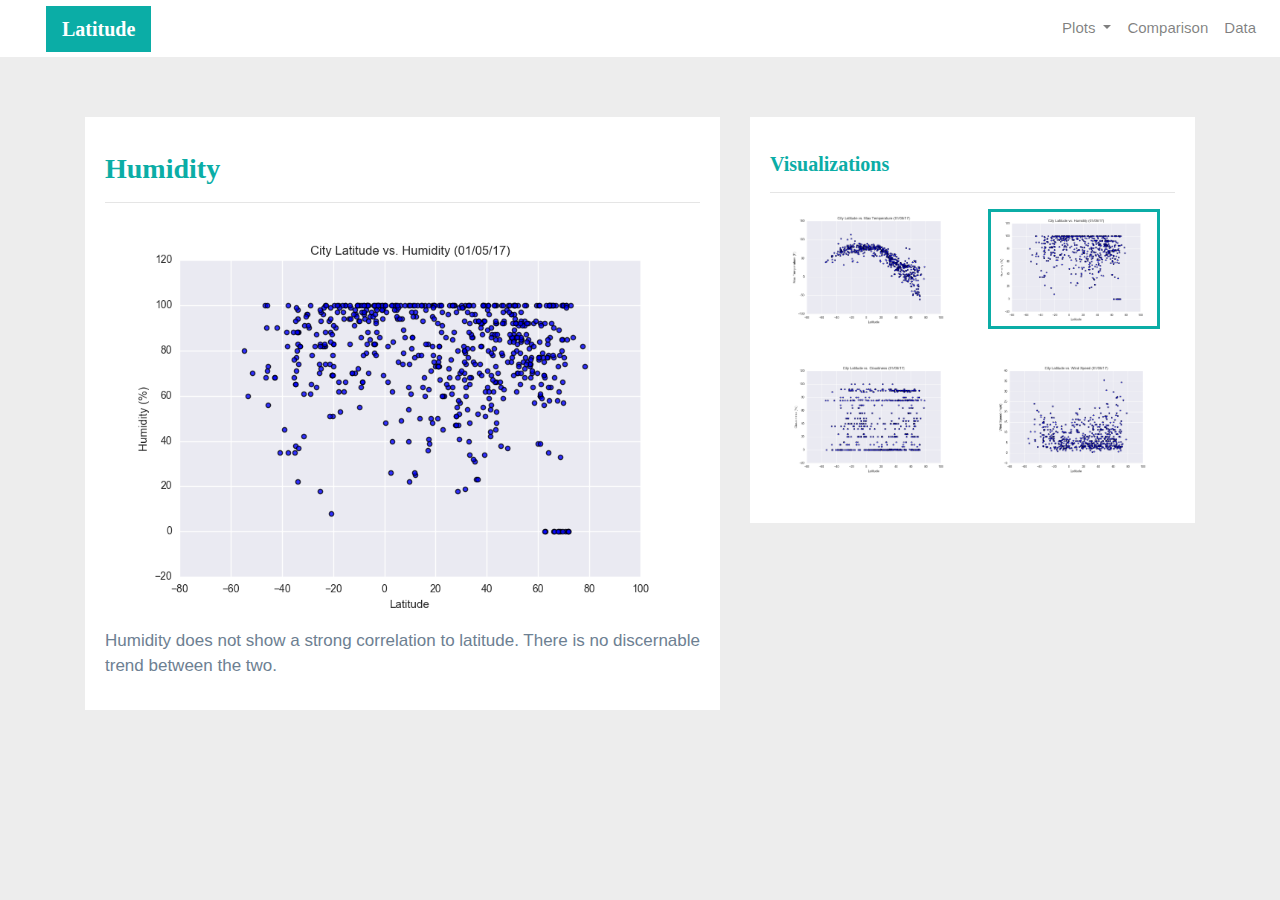
<file: humidity.html>
<!DOCTYPE html>
<html>

<head>
  <meta charset="utf-8" />
  <meta http-equiv="X-UA-Compatible" content="IE=edge">
  <title>Bootstrap Visualization Dashboard</title>
  <meta name="viewport" content="width=device-width, initial-scale=1">


  <!-- Bootstrap CSS -->
  <link rel="stylesheet" href="https://stackpath.bootstrapcdn.com/bootstrap/4.3.1/css/bootstrap.min.css" integrity="sha384-ggOyR0iXCbMQv3Xipma34MD+dH/1fQ784/j6cY/iJTQUOhcWr7x9JvoRxT2MZw1T"
    crossorigin="anonymous">

  <!--CSS Link-->
  <link rel="stylesheet" type="text/css" href="style.css">

</head>

<body>
  <!-- Navigation Section -->
  <div class="navigation">
    <nav class="navbar navbar-expand-lg navbar-light">
      <a class="navbar-brand" style="background-color: #0BADA6;" href="index.html">Latitude</a>
      <button class="navbar-toggler  border border-white" type="button" data-toggle="collapse" data-target="#navbarNavDropdown"
        aria-controls="navbarNavDropdown" aria-expanded="false" aria-label="Toggle navigation">
        <span class="navbar-toggler-icon"></span>
      </button>
      <div class="collapse navbar-collapse" id="navbarNavDropdown">
        <ul class="navbar-nav ml-auto">
          <li class="nav-item dropdown">
            <a class="nav-link dropdown-toggle" href="#" id="navbarDropdownMenuLink" data-toggle="dropdown"
              aria-haspopup="true" aria-expanded="false">
              Plots
            </a>
            <div class="dropdown-menu" aria-labelledby="navbarDropdownMenuLink">
              <a class="dropdown-item" href="max_temperature.html">Max Temperature</a>
              <a class="dropdown-item active" href="humidity.html">Humidity</a>
              <a class="dropdown-item" href="cloudiness.html">Cloudiness</a>
              <a class="dropdown-item" href="wind_speed.html">Wind Speed</a>
            </div>
          </li>
          <li class="nav-item">
            <a class="nav-link" href="comparisons.html">Comparison</a>
          </li>
          <li class="nav-item">
            <a class="nav-link" href="data.html">Data</a>
          </li>

        </ul>
      </div>
    </nav>
  </div>
  <!-- Content Section -->
  <div class="container">
    <div class="row">
      <div class="col-lg-7 col-md-12">
        <!-- Left box  -->
        <div class="box">
          <h3 class="title">Humidity</h3>
          <hr>
          <img src="Resources/assets/images/Fig2.png" alt="Humidity Graph">
          <p>Humidity does not show a strong correlation to latitude. There is no discernable trend between the two.</p>
        </div>
      </div>
      <div class="col-lg-5 col-md-12">
        <!-- Right Box -->
        <div class="box">
          <h5 class="title">Visualizations</h5>
          <hr>


          <div class="container">
            <div class="row" style="padding-bottom: 30px;">
              <div class="col-6">
                <a href="max_temperature.html">
                  <img class="panel" src="Resources/assets/images/Fig1.png" alt="Max Temperature Image">
                </a>
              </div>
              <div class="col-6">
                <a href="humidity.html">
                  <img class="panel active" src="Resources/assets/images/Fig2.png" alt="Humidity Graph">
                </a>
              </div>
            </div>

            <div class="row" style="padding-bottom: 30px;">
              <div class="col-6">
                <a href="cloudiness.html">
                  <img class="panel" src="Resources/assets/images/Fig3.png" alt="Cloudiness Graph">
                </a>
              </div>
              <div class="col-6">
                <a href="wind_speed.html">
                  <img class="panel" src="Resources/assets/images/Fig4.png" alt="Wind Speed Graph">
                </a>
              </div>


            </div>
          </div>


        </div>
      </div>
    </div>
  </div>
 

  <!-- Bootstrap JS -->
  <script src="https://code.jquery.com/jquery-3.3.1.slim.min.js" integrity="sha384-q8i/X+965DzO0rT7abK41JStQIAqVgRVzpbzo5smXKp4YfRvH+8abtTE1Pi6jizo" 
    crossorigin="anonymous"></script>
  <script src="https://cdnjs.cloudflare.com/ajax/libs/popper.js/1.14.7/umd/popper.min.js" integrity="sha384-UO2eT0CpHqdSJQ6hJty5KVphtPhzWj9WO1clHTMGa3JDZwrnQq4sF86dIHNDz0W1" 
    crossorigin="anonymous"></script>
  <script src="https://stackpath.bootstrapcdn.com/bootstrap/4.3.1/js/bootstrap.min.js" integrity="sha384-JjSmVgyd0p3pXB1rRibZUAYoIIy6OrQ6VrjIEaFf/nJGzIxFDsf4x0xIM+B07jRM" 
    crossorigin="anonymous"></script>

</body>

</html>
</file>
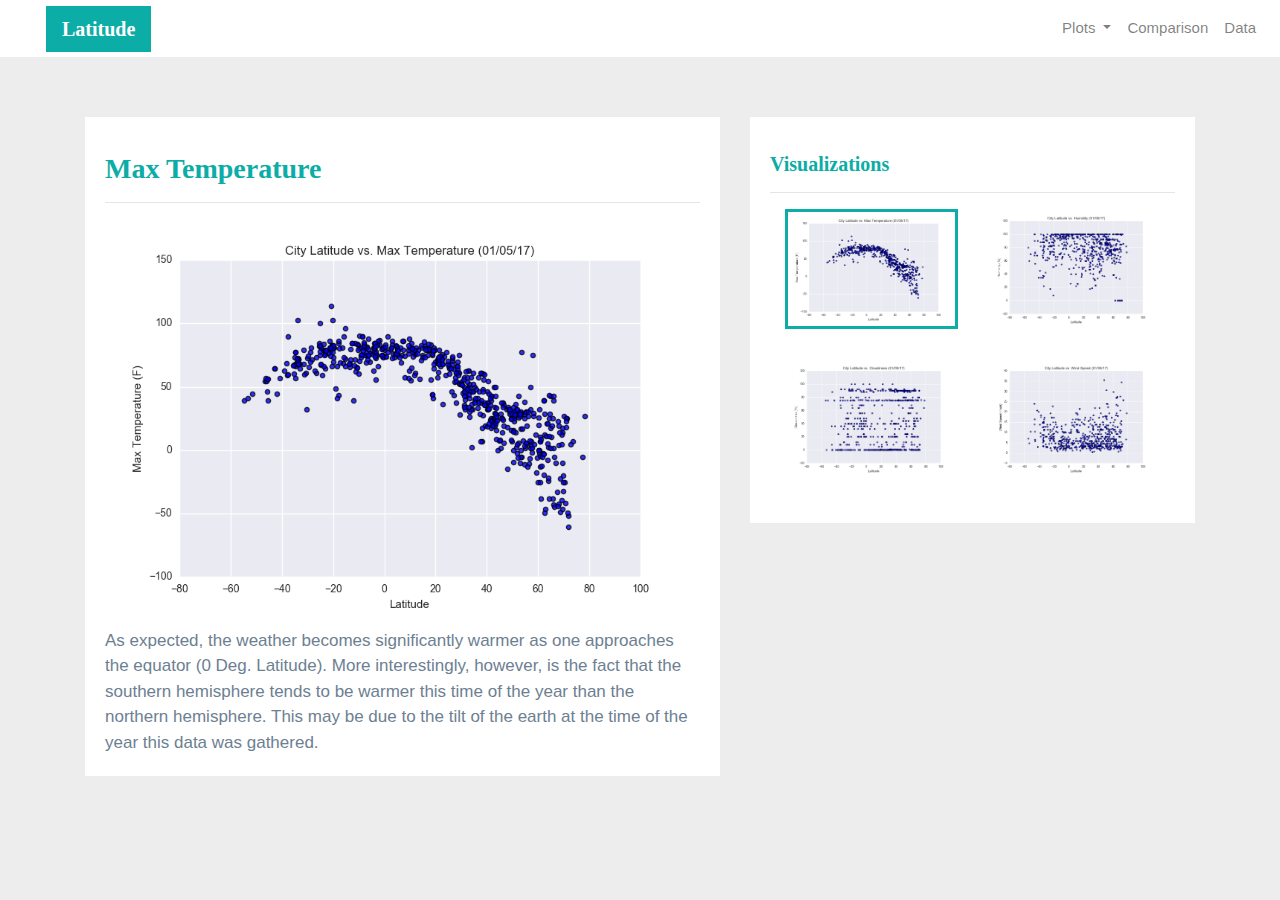
<file: max_temperature.html>
<!DOCTYPE html>
<html>

<head>
  <meta charset="utf-8" />
  <meta http-equiv="X-UA-Compatible" content="IE=edge">
  <title>Bootstrap Visualization Dashboard</title>
  <meta name="viewport" content="width=device-width, initial-scale=1">

  <!-- Bootstrap CSS -->
  <link rel="stylesheet" href="https://stackpath.bootstrapcdn.com/bootstrap/4.3.1/css/bootstrap.min.css" integrity="sha384-ggOyR0iXCbMQv3Xipma34MD+dH/1fQ784/j6cY/iJTQUOhcWr7x9JvoRxT2MZw1T"
    crossorigin="anonymous">

  <!--CSS Link-->
  <link rel="stylesheet" type="text/css" href="style.css">

</head>

<body>
  <!-- Navigation Section -->
  <div class="navigation">
    <nav class="navbar navbar-expand-lg navbar-light">
      <a class="navbar-brand" style="background-color: #0BADA6;" href="index.html">Latitude</a>
      <button class="navbar-toggler  border border-white" type="button" data-toggle="collapse" data-target="#navbarNavDropdown"
        aria-controls="navbarNavDropdown" aria-expanded="false" aria-label="Toggle navigation">
        <span class="navbar-toggler-icon"></span>
      </button>
      <div class="collapse navbar-collapse" id="navbarNavDropdown">
        <ul class="navbar-nav ml-auto">
          <li class="nav-item dropdown">
            <a class="nav-link dropdown-toggle" href="#" id="navbarDropdownMenuLink" data-toggle="dropdown"
              aria-haspopup="true" aria-expanded="false">
              Plots
            </a>
            <div class="dropdown-menu" aria-labelledby="navbarDropdownMenuLink">
              <a class="dropdown-item active" href="max_temperature.html">Max Temperature</a>
              <a class="dropdown-item" href="humidity.html">Humidity</a>
              <a class="dropdown-item" href="cloudiness.html">Cloudiness</a>
              <a class="dropdown-item" href="wind_speed.html">Wind Speed</a>
            </div>
          </li>
          <li class="nav-item">
            <a class="nav-link" href="comparisons.html">Comparison</a>
          </li>
          <li class="nav-item">
            <a class="nav-link" href="data.html">Data</a>
          </li>

        </ul>
      </div>
    </nav>
  </div>
  <!-- Content Section -->
  <div class="container">
    <div class="row">
      <div class="col-lg-7 col-md-12">
        <!-- Left box  -->
        <div class="box" style="padding-bottom: 5px;">
          <h3 class="title">Max Temperature</h3>
          <hr>
          <img src="Resources/assets/images/Fig1.png" alt="Max Temperature Graph">
          <p>As expected, the weather becomes significantly warmer as one approaches the equator (0 Deg. Latitude).
            More interestingly, however, is the fact that the southern hemisphere tends to be warmer this time of the
            year than the northern hemisphere. This may be due to the tilt of the earth at the time of the year this
            data was gathered.</p>
        </div>
      </div>
      <div class="col-lg-5 col-md-12">
        <!-- Right Box -->
        <div class="box">
          <h5 class="title">Visualizations</h5>
          <hr>


          <div class="container">
            <div class="row" style="padding-bottom: 30px;">
              <div class="col-6">
                <a href="max_temperature.html">
                  <img class="panel active" src="Resources/assets/images/Fig1.png" alt="Max Temperature Image">
                </a>
              </div>
              <div class="col-6">
                <a href="humidity.html">
                  <img class="panel" src="Resources/assets/images/Fig2.png" alt="Humidity Graph">
                </a>
              </div>
            </div>

            <div class="row" style="padding-bottom: 30px;">
              <div class="col-6">
                <a href="cloudiness.html">
                  <img class="panel" src="Resources/assets/images/Fig3.png" alt="Cloudiness Graph">
                </a>
              </div>
              <div class="col-6">
                <a href="wind_speed.html">
                  <img class="panel" src="Resources/assets/images/Fig4.png" alt="Wind Speed Graph">
                </a>
              </div>


            </div>
          </div>


        </div>
      </div>
    </div>
  </div>

 

  <!-- Bootstrap JS -->
  <script src="https://code.jquery.com/jquery-3.3.1.slim.min.js" integrity="sha384-q8i/X+965DzO0rT7abK41JStQIAqVgRVzpbzo5smXKp4YfRvH+8abtTE1Pi6jizo" 
    crossorigin="anonymous"></script>
  <script src="https://cdnjs.cloudflare.com/ajax/libs/popper.js/1.14.7/umd/popper.min.js" integrity="sha384-UO2eT0CpHqdSJQ6hJty5KVphtPhzWj9WO1clHTMGa3JDZwrnQq4sF86dIHNDz0W1" 
    crossorigin="anonymous"></script>
  <script src="https://stackpath.bootstrapcdn.com/bootstrap/4.3.1/js/bootstrap.min.js" integrity="sha384-JjSmVgyd0p3pXB1rRibZUAYoIIy6OrQ6VrjIEaFf/nJGzIxFDsf4x0xIM+B07jRM" 
    crossorigin="anonymous"></script>

</body>

</html>
</file>
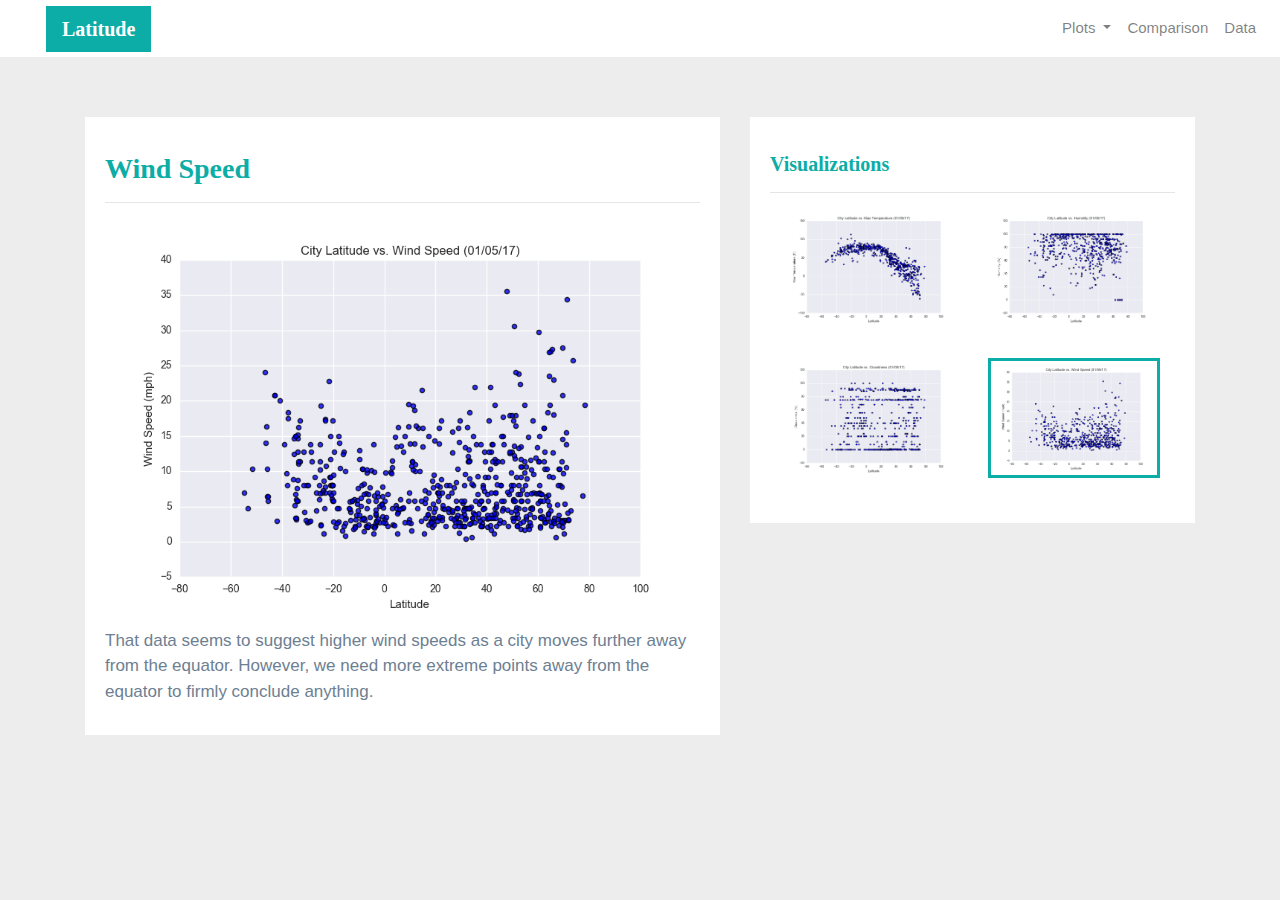
<file: wind_speed.html>
<!DOCTYPE html>
<html>

<head>
  <meta charset="utf-8" />
  <meta http-equiv="X-UA-Compatible" content="IE=edge">
  <title>Bootstrap Visualization Dashboard</title>
  <meta name="viewport" content="width=device-width, initial-scale=1">

  <!-- Bootstrap CSS -->
  <link rel="stylesheet" href="https://stackpath.bootstrapcdn.com/bootstrap/4.3.1/css/bootstrap.min.css" integrity="sha384-ggOyR0iXCbMQv3Xipma34MD+dH/1fQ784/j6cY/iJTQUOhcWr7x9JvoRxT2MZw1T"
    crossorigin="anonymous">
  <!--CSS Link-->
  <link rel="stylesheet" type="text/css" href="style.css">
</head>

<body>
  <!-- Navigation Section -->
  <div class="navigation">
    <nav class="navbar navbar-expand-lg navbar-light">
      <a class="navbar-brand" style="background-color: #0BADA6;" href="index.html">Latitude</a>
      <button class="navbar-toggler border border-white" type="button" data-toggle="collapse" data-target="#navbarNavDropdown"
        aria-controls="navbarNavDropdown" aria-expanded="false" aria-label="Toggle navigation">
        <span class="navbar-toggler-icon"></span>
      </button>
      <div class="collapse navbar-collapse" id="navbarNavDropdown">
        <ul class="navbar-nav ml-auto">
          <li class="nav-item dropdown">
            <a class="nav-link dropdown-toggle" href="#" id="navbarDropdownMenuLink" data-toggle="dropdown"
              aria-haspopup="true" aria-expanded="false">
              Plots
            </a>
            <div class="dropdown-menu" aria-labelledby="navbarDropdownMenuLink">
              <a class="dropdown-item" href="max_temperature.html">Max Temperature</a>
              <a class="dropdown-item" href="humidity.html">Humidity</a>
              <a class="dropdown-item" href="cloudiness.html">Cloudiness</a>
              <a class="dropdown-item active" href="wind_speed.html">Wind Speed</a>
            </div>
          </li>
          <li class="nav-item">
            <a class="nav-link" href="comparisons.html">Comparison</a>
          </li>
          <li class="nav-item">
            <a class="nav-link" href="data.html">Data</a>
          </li>

        </ul>
      </div>
    </nav>
  </div>
  <!-- Content Section -->
  <div class="container">
    <div class="row">
      <div class="col-lg-7 col-md-12">
        <!-- Left box  -->
        <div class="box">
          <h3 class="title">Wind Speed</h3>
          <hr>
          <img src="Resources/assets/images/Fig4.png" alt="Wind Speed Graph">
          <p>That data seems to suggest higher wind speeds as a city moves further away from the equator. However, we need more extreme points away from the equator to 
            firmly conclude anything.
          </p>
        </div>
      </div>
      <div class="col-lg-5 col-md-12">
        <!-- Right Box -->
        <div class="box">
          <h5 class="title">Visualizations</h5>
          <hr>
          <div class="container">
            <div class="row" style="padding-bottom: 30px;">
              <div class="col-6">
                <a href="max_temperature.html">
                  <img class="panel" src="Resources/assets/images/Fig1.png" alt="Max Temperature Image">
                </a>
              </div>
              <div class="col-6">
                <a href="humidity.html">
                  <img class="panel" src="Resources/assets/images/Fig2.png" alt="Humidity Graph">
                </a>
              </div>
            </div>
            <div class="row" style="padding-bottom: 30px;">
              <div class="col-6">
                <a href="cloudiness.html">
                  <img class="panel" src="Resources/assets/images/Fig3.png" alt="Cloudiness Graph">
                </a>
              </div>
              <div class="col-6">
                <a href="wind_speed.html">
                  <img class="panel active" src="Resources/assets/images/Fig4.png" alt="Wind Speed Graph">
                </a>
              </div>
            </div>
          </div>
        </div>
      </div>
    </div>
  </div>


  <!-- Bootstrap JS -->
  <script src="https://code.jquery.com/jquery-3.3.1.slim.min.js" integrity="sha384-q8i/X+965DzO0rT7abK41JStQIAqVgRVzpbzo5smXKp4YfRvH+8abtTE1Pi6jizo" 
    crossorigin="anonymous"></script>
  <script src="https://cdnjs.cloudflare.com/ajax/libs/popper.js/1.14.7/umd/popper.min.js" integrity="sha384-UO2eT0CpHqdSJQ6hJty5KVphtPhzWj9WO1clHTMGa3JDZwrnQq4sF86dIHNDz0W1" 
    crossorigin="anonymous"></script>
  <script src="https://stackpath.bootstrapcdn.com/bootstrap/4.3.1/js/bootstrap.min.js" integrity="sha384-JjSmVgyd0p3pXB1rRibZUAYoIIy6OrQ6VrjIEaFf/nJGzIxFDsf4x0xIM+B07jRM" 
    crossorigin="anonymous"></script>
</body>

</html>
</file>
<file: style.css>
/* Body */
body{
    background-color: #EDEDED; 
  }
  /* Navbar */
  .navbar{
    max-height: 57px; 
  }
  .navigation .navbar-brand{
    color: white; 
    margin-left: 30px; 
    padding: inherit; 
    font-weight: bold; 
    background-color: #0BADA6;
    font-family: Georgia, 'Times New Roman', Times, serif;
  }
  .navbar{
    background-color: white; 
    font-size: 15px; 
  }
  .active, .dropdown-menu .dropdown-item:active a:hover{
    background-color:#E7E7E7!important; 
  }
  .dropdown-item{
    color: #6D8092 !important; 
  }
  .dropdown .dropdown-menu .dropdown-item:active, .dropdown .dropdown-menu .dropdown-item:hover{
    background-color:#E7E7E7 !important; 
  }
  a{
    color: #6D8092;
    font-size: 15px; 
  }
  .nav-link:hover{
    background-color:#E7E7E7 !important;
   }
  
  .navbar-brand:hover{
  color: rgb(175, 175, 175) !important;
  }
  /* Images */
  img{
    width:100% !important;
    height:100% !important;
  }
  .active, .panel:hover{
    border-color:#0BADA6;
    border-style: solid; 
    
  }
  .vizualization{
    width:50% !important;
    height:50% !important;
  }
  
  /* Title Class  */
  .title{
    color: #0BADA6;  
    font-family: Georgia, 'Times New Roman', Times, serif;
    font-weight: bolder; 
    padding-top: 25px; 
  }
  /* Paragraph Element */
  p{
  color: #6D8092;
  font-family: Arial, Helvetica, sans-serif;
  font-size: 17px; 
  }
  /* Box Class */
  .box {
    margin-top: 60px; 
    margin-bottom: 62px; 
    padding: 10px 20px 15px; 
    color:black;
    background-color: white; 
  
  }
  /* Table */
  .table{
    font-size: 15px; 
    border-top-color: white !important; 
  }
  /* Footer */
  footer{
  background-color: #666666; 
  border-top-style: solid; 
  border-top-width: 5px; 
  border-top-color: #0BADA6;
  color: white; 
  min-height: 55px; 
  font-family: Arial, Helvetica, sans-serif;
  font-size: 15px; 
  text-align: center; 
  position: fixed;
  left: 0;
  bottom: 0;
  width: 100%;
  padding-top: 15px; 
  }
  /* Media Queries */
  @media(max-width: 992px){
  .navbar-expand-lg{
  background-color: #0BADA6 !important;
  }
  .navbar{
    max-height: none; 
    padding: inherit;
  }
  .navbar div{
    margin: inherit; 
    background-color: white;  
  }
  .navbar-brand{
    padding: 10px !important; 
  }
  
  button{
    margin-right: 30px; 
  }
  button:focus {
  
    outline: 1px dotted;
    outline: 5px auto -webkit-focusring-color;
    
    }
  }
</file>
